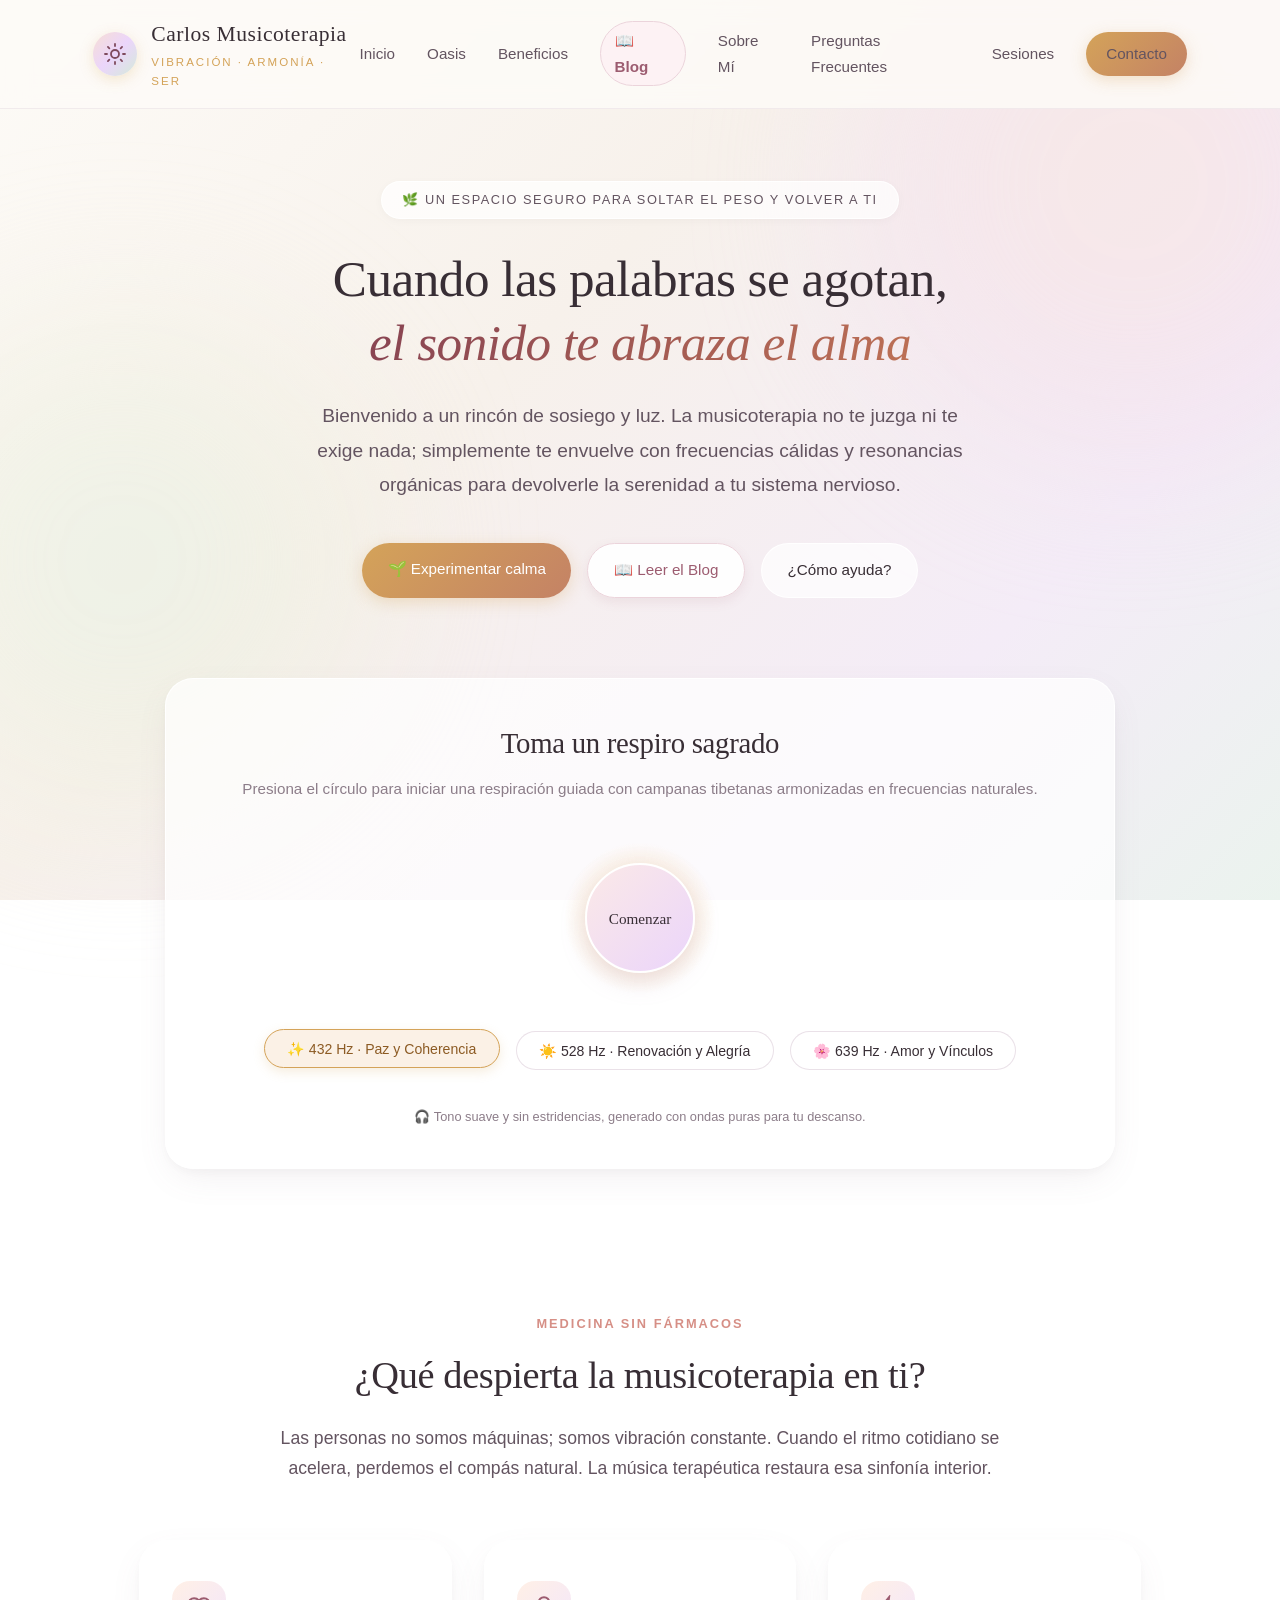
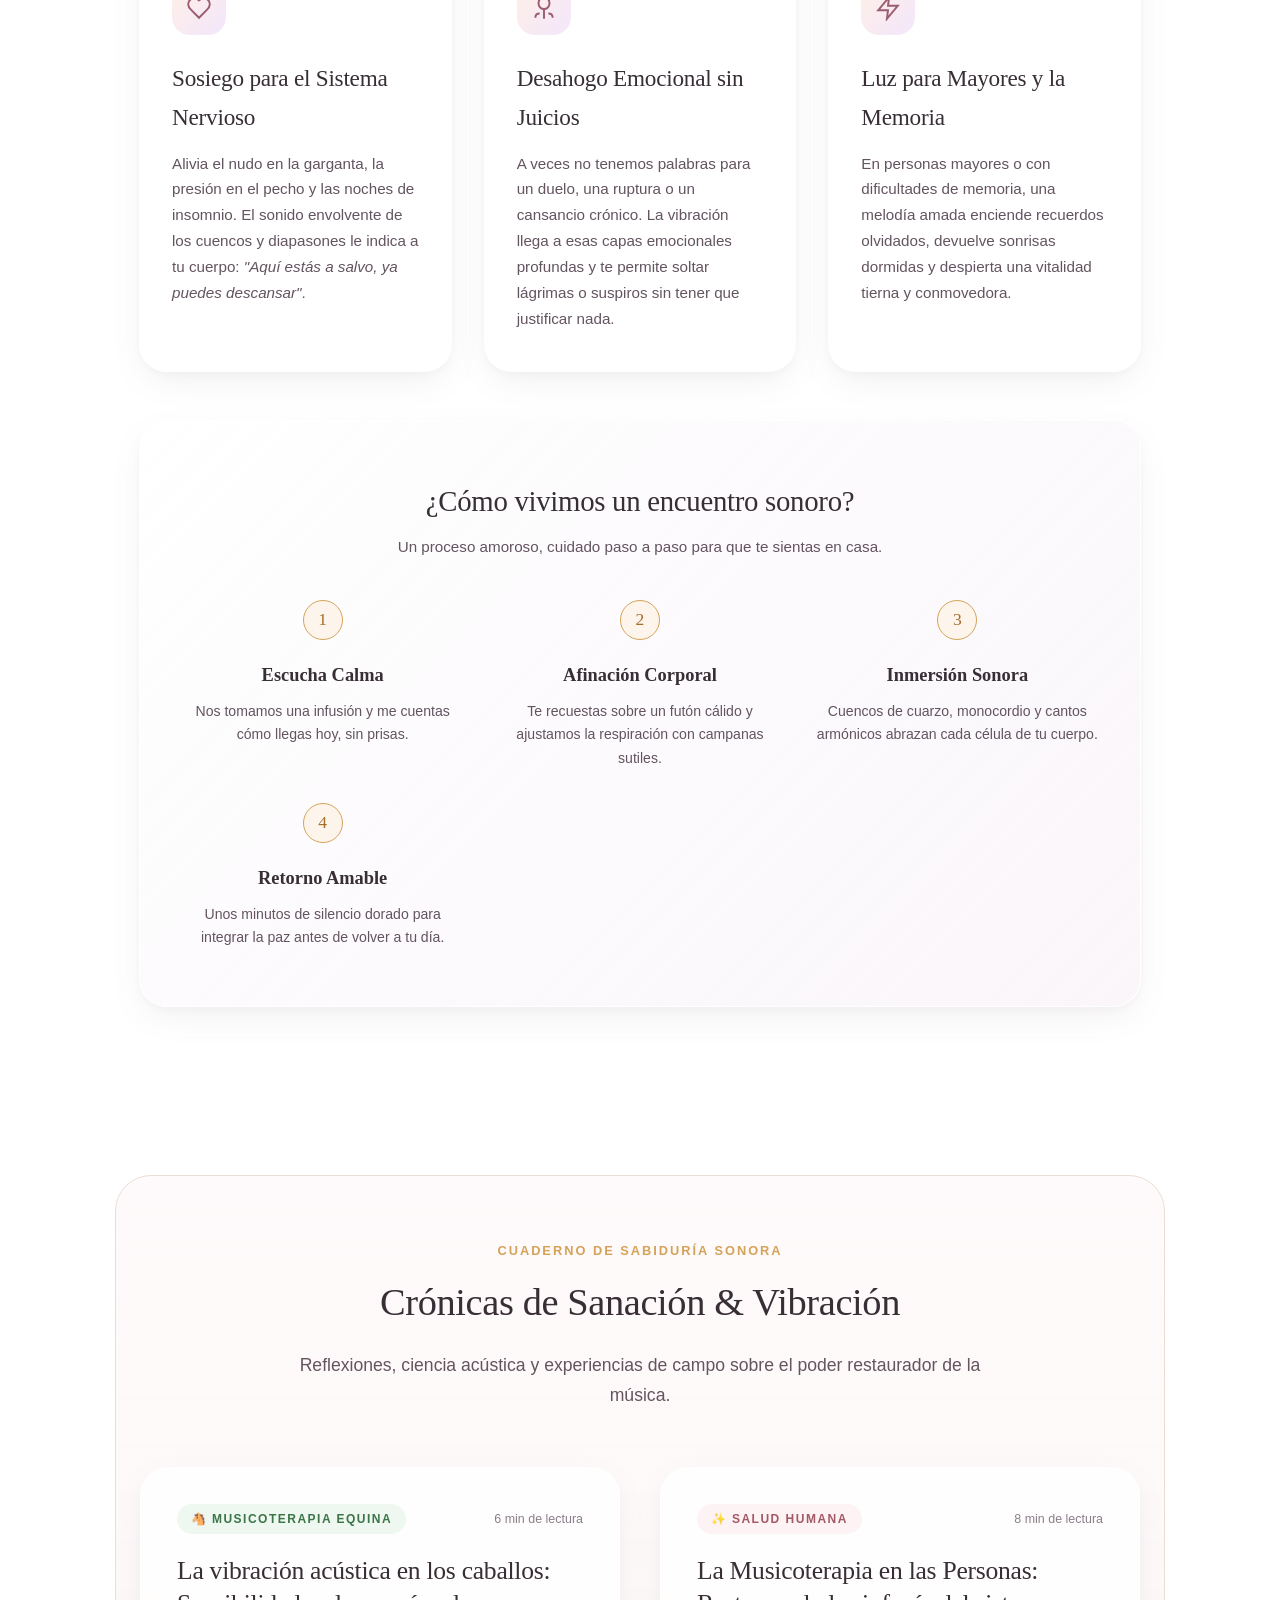
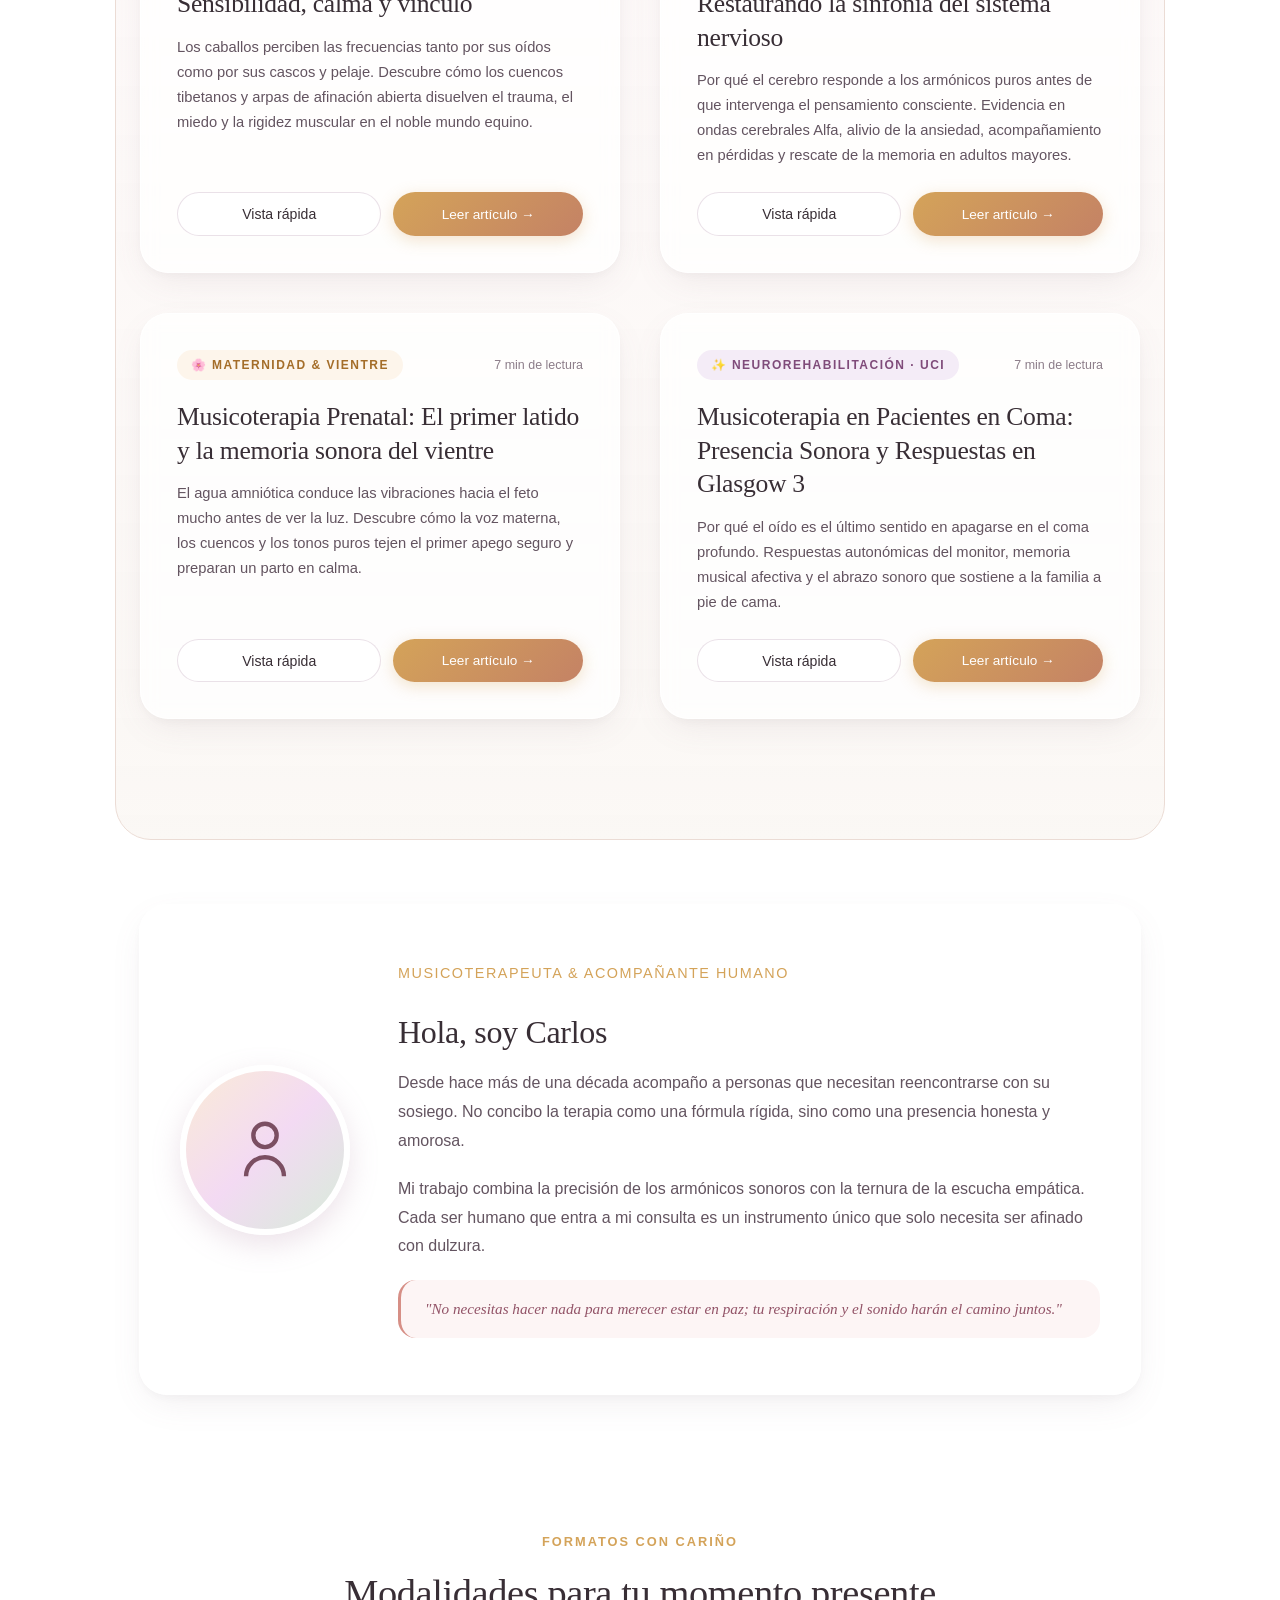
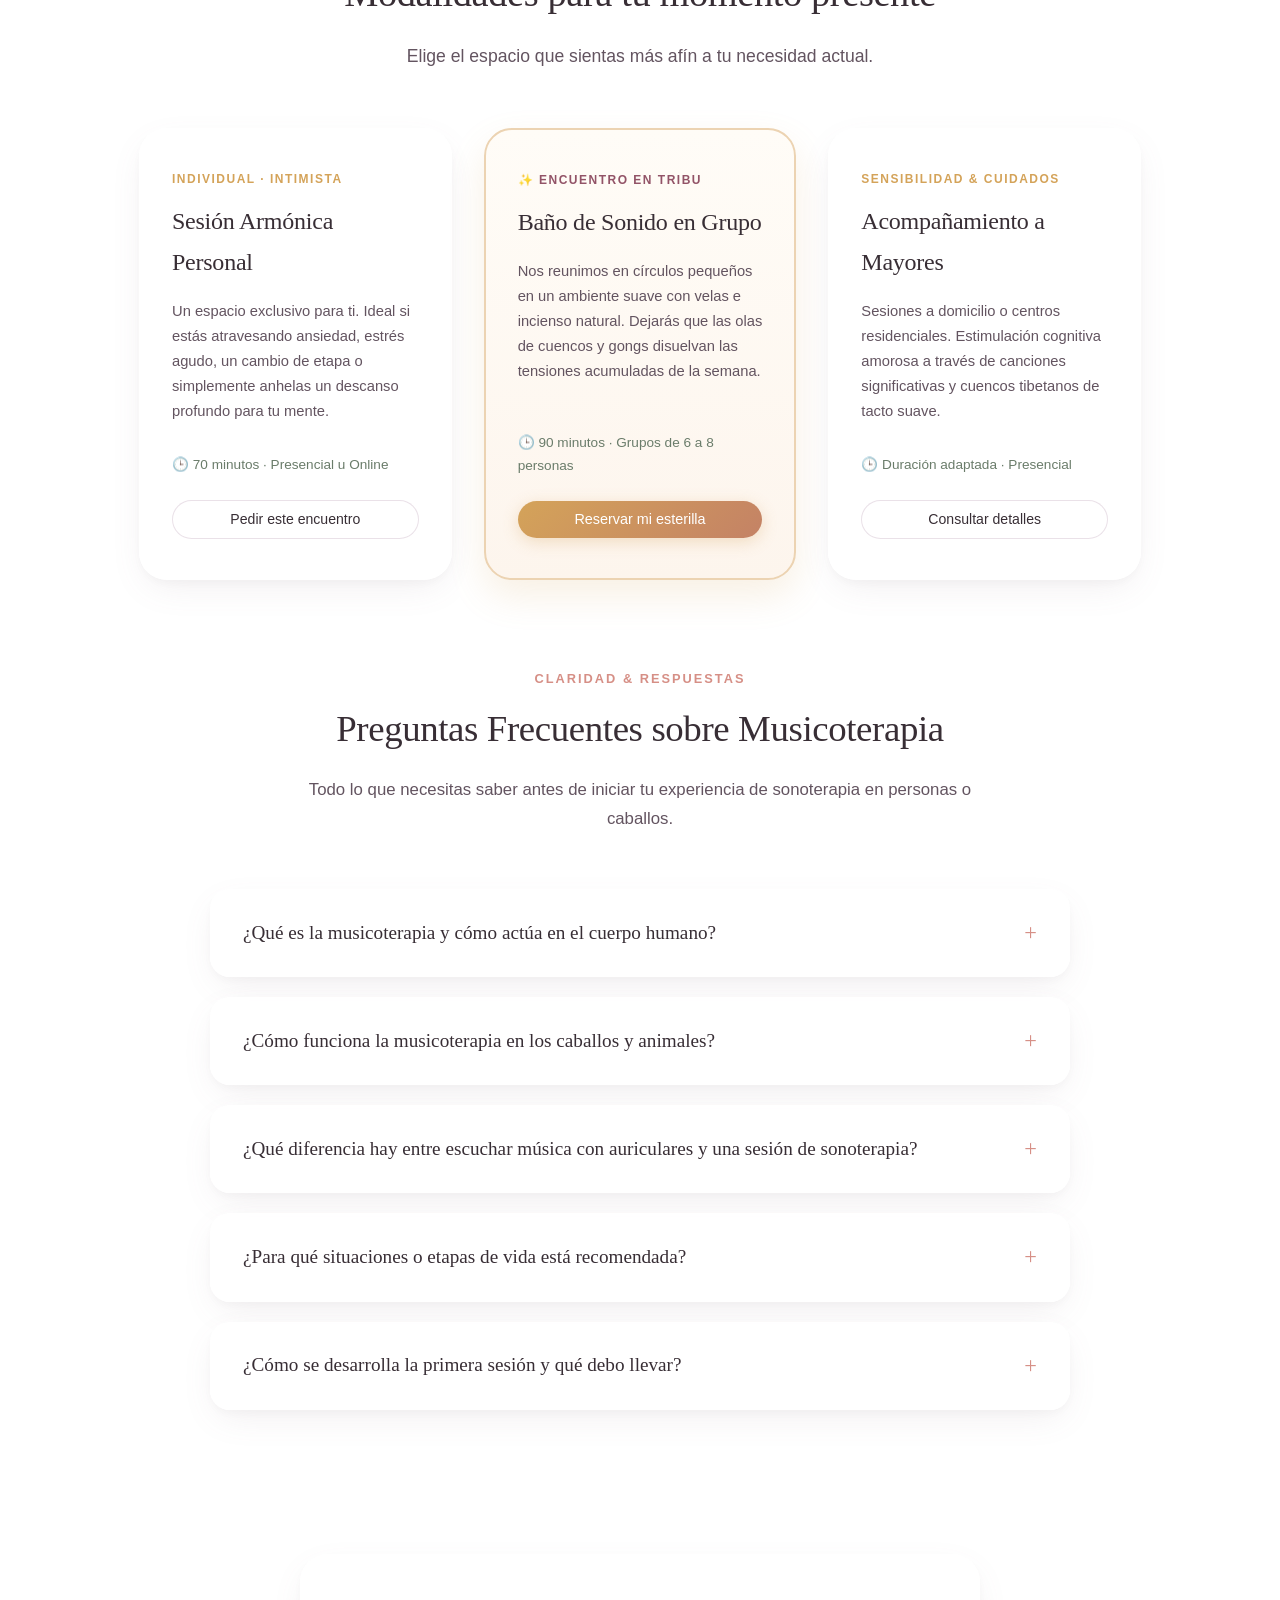
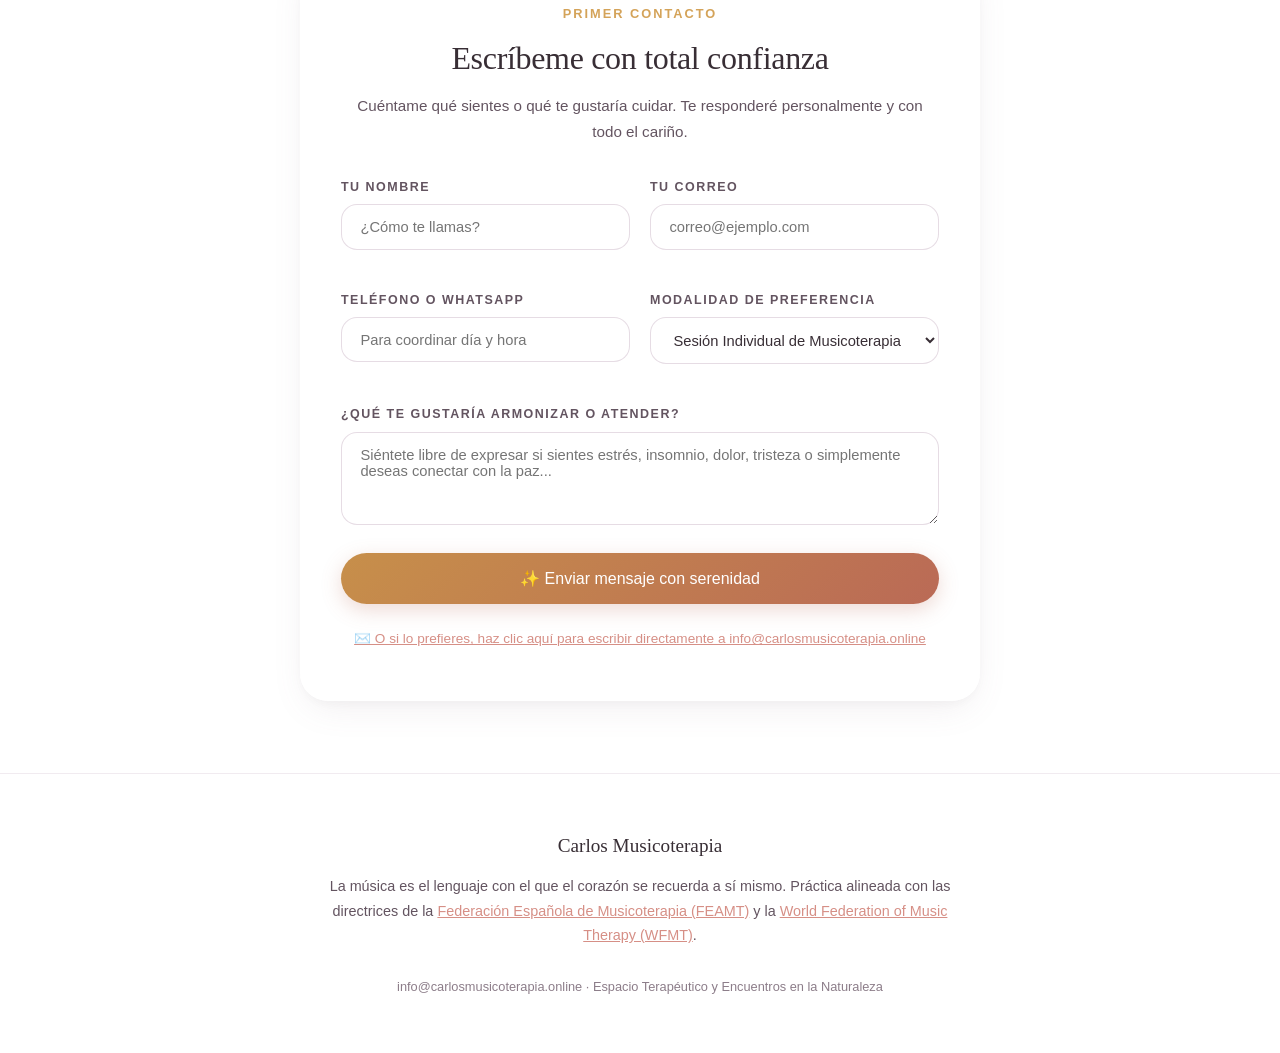
<file: index.html>
<!DOCTYPE html>
<html lang="es">
<head>
  <meta charset="UTF-8">
  <meta name="viewport" content="width=device-width, initial-scale=1.0">
  
  <!-- SEO PRIMARIO & INDEXACIÓN DE ALTO IMPACTO -->
  <title>Carlos Musicoterapia | Sanación Sonora y Cuencos</title>
  <meta name="description" content="Musicoterapia y sonoterapia con Carlos. Cuencos tibetanos y frecuencias 432 Hz para personas y caballos en España. Recupera tu bienestar interior.">
  <meta name="keywords" content="musicoterapia, sonoterapia, cuencos tibetanos, musicoterapia en caballos, musicoterapia equina, baño de sonido, frecuencias 432 hz, relajacion del sistema nervioso, Carlos musicoterapia">
  <meta name="author" content="Carlos - Musicoterapeuta Certificado">
  <meta name="robots" content="index, follow, max-snippet:-1, max-image-preview:large, max-video-preview:-1">
  <link rel="canonical" href="https://www.carlosmusicoterapia.online/">
  
  <!-- GEOLOCALIZACIÓN Y IDIOMA -->
  <meta name="geo.region" content="ES">
  <meta name="geo.placename" content="España">
  <meta name="language" content="Spanish">
  <meta http-equiv="content-language" content="es-ES">
  <meta name="theme-color" content="#faf7f2">
  <!-- FORZAR HTTPS Y SEGURIDAD ESTRICTA (UPGRADE INSECURE REQUESTS) -->
  <meta http-equiv="Content-Security-Policy" content="upgrade-insecure-requests">
  <!-- VERIFICACIÓN OFICIAL AHREFS WEBMASTER TOOLS -->
  <meta name="ahrefs-site-verification" content="12771nfjvnny8z4epqq7d5ewn7asvr5x">

  <!-- FAVICONS -->
  <link rel="icon" type="image/svg+xml" href="favicon.svg">
  <link rel="apple-touch-icon" href="favicon.svg">

  <!-- OPEN GRAPH / FACEBOOK / WHATSAPP / LINKEDIN -->
  <meta property="og:locale" content="es_ES">
  <meta property="og:type" content="website">
  <meta property="og:site_name" content="Carlos Musicoterapia">
  <meta property="og:title" content="Carlos Musicoterapia | Sanación Sonora & Consciencia Vibracional">
  <meta property="og:description" content="Espacio de acogida, armonización y salud sonora. Sesiones de musicoterapia y cuencos tibetanos para personas y caballos. Experimenta el oasis de calma sonora.">
  <meta property="og:url" content="https://www.carlosmusicoterapia.online/">
  <meta property="og:image" content="https://www.carlosmusicoterapia.online/og-image.svg">
  <meta property="og:image:secure_url" content="https://www.carlosmusicoterapia.online/og-image.svg">
  <meta property="og:image:type" content="image/svg+xml">
  <meta property="og:image:width" content="1200">
  <meta property="og:image:height" content="630">
  <meta property="og:image:alt" content="Carlos Musicoterapia - Sanación Sonora y Armonía">

  <!-- TWITTER CARDS -->
  <meta name="twitter:card" content="summary_large_image">
  <meta name="twitter:title" content="Carlos Musicoterapia | Sanación Sonora & Musicoterapia Equina">
  <meta name="twitter:description" content="Bienestar profundo para el sistema nervioso mediante frecuencias curativas y cuencos tibetanos.">
  <meta name="twitter:image" content="https://www.carlosmusicoterapia.online/og-image.svg">
  <meta name="twitter:image:alt" content="Carlos Musicoterapia">

  <!-- DATOS ESTRUCTURADOS SCHEMA.ORG (JSON-LD) ULTRA COMPLETOS -->
  <script type="application/ld+json">
  {
    "@context": "https://schema.org",
    "@graph": [
      {
        "@type": "WebSite",
        "@id": "https://www.carlosmusicoterapia.online/#website",
        "url": "https://www.carlosmusicoterapia.online/",
        "name": "Carlos Musicoterapia",
        "description": "Centro y consulta de musicoterapia integrativa, sonoterapia y bienestar acústico para personas y caballos.",
        "inLanguage": "es-ES",
        "publisher": {
          "@id": "https://www.carlosmusicoterapia.online/#therapist"
        }
      },
      {
        "@type": "HealthAndBeautyBusiness",
        "@id": "https://www.carlosmusicoterapia.online/#business",
        "name": "Carlos Musicoterapia",
        "url": "https://www.carlosmusicoterapia.online/",
        "logo": "https://www.carlosmusicoterapia.online/favicon.svg",
        "image": "https://www.carlosmusicoterapia.online/og-image.svg",
        "description": "Sesiones individuales de musicoterapia, baños de sonido con cuencos tibetanos, monocordios armónicos y musicoterapia equina.",
        "email": "info@carlosmusicoterapia.online",
        "priceRange": "$$",
        "currenciesAccepted": "EUR",
        "paymentAccepted": "Efectivo, Bizum, Transferencia",
        "address": {
          "@type": "PostalAddress",
          "addressCountry": "ES",
          "addressRegion": "España"
        },
        "founder": {
          "@id": "https://www.carlosmusicoterapia.online/#therapist"
        },
        "hasOfferCatalog": {
          "@type": "OfferCatalog",
          "name": "Servicios de Musicoterapia y Sonoterapia",
          "itemListElement": [
            {
              "@type": "Offer",
              "itemOffered": {
                "@type": "Service",
                "name": "Sesión Individual de Musicoterapia",
                "description": "Encuentro sonoro personalizado con cuencos tibetanos, diapasones y voz para la regulación del sistema nervioso y ansiedad."
              }
            },
            {
              "@type": "Offer",
              "itemOffered": {
                "@type": "Service",
                "name": "Baño de Sonido y Cuencos Tibetanos Grupal",
                "description": "Inmersión colectiva en frecuencias puras de 432 Hz y 528 Hz para la relajación profunda y desintoxicación del estrés."
              }
            },
            {
              "@type": "Offer",
              "itemOffered": {
                "@type": "Service",
                "name": "Musicoterapia Equina y Sonoterapia para Caballos",
                "description": "Tratamiento acústico especializado en hípicas y cuadras para la reducción de cortisol, traumas y alivio muscular en caballos."
              }
            }
          ]
        }
      },
      {
        "@type": "Person",
        "@id": "https://www.carlosmusicoterapia.online/#therapist",
        "name": "Carlos",
        "jobTitle": "Musicoterapeuta y Facilitador de Sonoterapia",
        "url": "https://www.carlosmusicoterapia.online/#sobre-mi",
        "worksFor": {
          "@id": "https://www.carlosmusicoterapia.online/#business"
        },
        "description": "Especialista en medicina vibracional, resonancia acústica del sistema nervioso y acompañamiento compasivo en personas y animales."
      },
      {
        "@type": "FAQPage",
        "@id": "https://www.carlosmusicoterapia.online/#faqpage",
        "mainEntity": [
          {
            "@type": "Question",
            "name": "¿Qué es la musicoterapia y cómo actúa en el cuerpo humano?",
            "acceptedAnswer": {
              "@type": "Answer",
              "text": "La musicoterapia utiliza la vibración y las estructuras armónicas para sincronizar el sistema nervioso. A través del arrastre acústico, ralentiza las ondas cerebrales hacia estados Alfa y Theta, reduciendo la hormona del estrés (cortisol) y activando la respuesta parasimpática de calma y digestión."
            }
          },
          {
            "@type": "Question",
            "name": "¿Cómo funciona la musicoterapia en los caballos y animales?",
            "acceptedAnswer": {
              "@type": "Answer",
              "text": "Los caballos poseen una enorme sensibilidad vibroacústica que captan por sus cascos, pelaje y oídos de 180°. La aplicación de frecuencias armónicas (432 Hz) y cuencos tibetanos colocados sobre mantillas alivia tensiones musculares en el dorso, calma animales traumatizados o hiperreactivos y crea coherencia cardíaca entre el jinete y el caballo."
            }
          },
          {
            "@type": "Question",
            "name": "¿Qué diferencia hay entre escuchar música normal y una sesión de sonoterapia?",
            "acceptedAnswer": {
              "@type": "Answer",
              "text": "La música cotidiana pasa por el filtro del juicio intelectual y estético. En la sonoterapia se utilizan instrumentos acústicos no temperados (cuencos de 7 metales, gongs, cuarzos, monocordios) que emiten ondas sinusoidales y armónicos puros que penetran físicamente en las células y el sistema límbico sin que intervenga el razonamiento lógico."
            }
          },
          {
            "@type": "Question",
            "name": "¿Para qué situaciones o dolencias está especialmente indicada?",
            "acceptedAnswer": {
              "@type": "Answer",
              "text": "Está recomendada para estrés crónico, ansiedad, insomnio, sobrecarga mental, procesos de duelo, dolores musculares por tensión, recuperación tras enfermedades, y en adultos mayores para la estimulación de la memoria emotiva y la lucidez."
            }
          },
          {
            "@type": "Question",
            "name": "¿Cómo es una primera sesión y qué necesito llevar?",
            "acceptedAnswer": {
              "@type": "Answer",
              "text": "Solo necesitas ropa cómoda. Comenzamos con una breve escucha para conocer tu momento vital, seguido de un reposo sobre un futón cálido donde el sonido de los cuencos y diapasones envuelve tu cuerpo. Al finalizar, dejamos unos minutos de silencio integrador."
            }
          }
        ]
      },
      {
        "@type": "BlogPosting",
        "@id": "https://www.carlosmusicoterapia.online/#blog-caballos",
        "headline": "La vibración acústica en los caballos: Sensibilidad, calma y vínculo",
        "url": "https://www.carlosmusicoterapia.online/#blog",
        "author": {
          "@id": "https://www.carlosmusicoterapia.online/#therapist"
        },
        "publisher": {
          "@id": "https://www.carlosmusicoterapia.online/#business"
        },
        "description": "Estudio práctico de la sonoterapia equina: reducción de cortisol, respuesta de relajación por bostezo y masticación, y campo de resonancia en hípicas.",
        "inLanguage": "es-ES"
      },
      {
        "@type": "BlogPosting",
        "@id": "https://www.carlosmusicoterapia.online/#blog-personas",
        "headline": "La Musicoterapia en las Personas: Restaurando la sinfonía del sistema nervioso",
        "url": "https://www.carlosmusicoterapia.online/#blog",
        "author": {
          "@id": "https://www.carlosmusicoterapia.online/#therapist"
        },
        "publisher": {
          "@id": "https://www.carlosmusicoterapia.online/#business"
        },
        "description": "Evidencia de la sonoterapia en ondas Alfa y Theta, acompañamiento en duelo sin palabras y estimulación cognitiva en adultos mayores.",
        "inLanguage": "es-ES"
      },
      {
        "@type": "BlogPosting",
        "@id": "https://www.carlosmusicoterapia.online/#blog-coma",
        "headline": "Musicoterapia en Pacientes en Coma: Presencia Sonora y Respuestas en Glasgow 3",
        "url": "https://www.carlosmusicoterapia.online/musicoterapia-coma.html",
        "author": {
          "@id": "https://www.carlosmusicoterapia.online/#therapist"
        },
        "publisher": {
          "@id": "https://www.carlosmusicoterapia.online/#business"
        },
        "image": "https://www.carlosmusicoterapia.online/images/musicoterapia-coma.jpg",
        "description": "Cómo la vibración sonora y la presencia terapéutica acompañan al paciente en coma profundo (Glasgow 3) y a su familia en UCI.",
        "inLanguage": "es-ES"
      }
    ]
  }
  


  </script>


  <!-- Privacy-friendly analytics by Plausible -->
  <script async src="https://plausible.burtiraven4.synology.me/js/pa-6GNcijm8p1kwjBPJTRdkI.js">


  </script>
  <script>
    window.plausible=window.plausible||function(){(plausible.q=plausible.q||[]).push(arguments)},plausible.init=plausible.init||function(i){plausible.o=i||{}};
    plausible.init()
  


  </script>
  <!-- Matomo -->
  <script>
    var _paq = window._paq = window._paq || [];
    /* tracker methods like "setCustomDimension" should be called before "trackPageView" */
    _paq.push(['trackPageView']);
    _paq.push(['enableLinkTracking']);
    (function() {
      var u="//matomo.vpsburti.com/";
      _paq.push(['setTrackerUrl', u+'matomo.php']);
      _paq.push(['setSiteId', '7']);
      var d=document, g=d.createElement('script'), s=d.getElementsByTagName('script')[0];
      g.async=true; g.src=u+'matomo.js'; s.parentNode.insertBefore(g,s);
    })();
  </script>
  <!-- End Matomo Code -->
  <link rel="stylesheet" href="css/style.css">
</head>
<body>
  <div class="ambient-glow glow-1"></div>
  <div class="ambient-glow glow-2"></div>

  <header class="navbar">
    <div class="nav-wrap">
      <a href="https://www.carlosmusicoterapia.online/" class="logo-area">
        <div class="logo-mandala">
          <svg width="24" height="24" viewBox="0 0 24 24" fill="none" stroke="#7e4a5d" stroke-width="1.8" stroke-linecap="round">
            <circle cx="12" cy="12" r="4"></circle>
            <path d="M12 2v2"></path>
            <path d="M12 20v2"></path>
            <path d="M4.93 4.93l1.41 1.41"></path>
            <path d="M17.66 17.66l1.41 1.41"></path>
            <path d="M2 12h2"></path>
            <path d="M20 12h2"></path>
            <path d="M6.34 17.66l-1.41 1.41"></path>
            <path d="M19.07 4.93l-1.41 1.41"></path>
          </svg>
        </div>
        <div class="logo-text">
          <h1>Carlos Musicoterapia</h1>
          <span>Vibración · Armonía · Ser</span>
        </div>
      </a>

      <!-- Botón Hamburguesa Móvil (Ultra compacto) -->
      <button class="menu-toggle-btn" id="menuToggleBtn" onclick="toggleMenuMovil()" aria-label="Abrir menú de navegación">
        <svg id="iconHamburger" width="22" height="22" viewBox="0 0 24 24" fill="none" stroke="currentColor" stroke-width="2" stroke-linecap="round">
          <line x1="3" y1="6" x2="21" y2="6"></line>
          <line x1="3" y1="12" x2="21" y2="12"></line>
          <line x1="3" y1="18" x2="21" y2="18"></line>
        </svg>
        <svg id="iconClose" width="22" height="22" viewBox="0 0 24 24" fill="none" stroke="currentColor" stroke-width="2" stroke-linecap="round" style="display: none;">
          <line x1="18" y1="6" x2="6" y2="18"></line>
          <line x1="6" y1="6" x2="18" y2="18"></line>
        </svg>
      </button>

      <!-- Menú de Enlaces -->
      <nav class="nav-links" id="navLinks">
        <a href="https://www.carlosmusicoterapia.online/" onclick="cerrarMenuMovil()">Inicio</a>
        <a href="#oasis" onclick="cerrarMenuMovil()">Oasis</a>
        <a href="#beneficios" onclick="cerrarMenuMovil()">Beneficios</a>
        <a href="#blog" onclick="cerrarMenuMovil()" style="color: #9c5c70; font-weight: 600; background: #fdf2f4; padding: 0.35rem 0.85rem; border-radius: var(--radius-pill); border: 1px solid #ebd4db;">
          📖 Blog
        </a>
        <a href="#sobre-mi" onclick="cerrarMenuMovil()">Sobre Mí</a>
        <a href="#faq" onclick="cerrarMenuMovil()">Preguntas Frecuentes</a>
        <a href="#sesiones" onclick="cerrarMenuMovil()">Sesiones</a>
        <a href="#contacto" onclick="cerrarMenuMovil()" class="btn-glow" style="padding: 0.55rem 1.25rem;">Contacto</a>
      </nav>
    </div>
  </header>

  <main>
    <section class="hero">
      <div class="pill-tag">
        🌿 Un espacio seguro para soltar el peso y volver a ti
      </div>

      <h2>
        Cuando las palabras se agotan, <br>
        <span class="delicado">el sonido te abraza el alma</span>
      </h2>

      <p>
        Bienvenido a un rincón de sosiego y luz. La musicoterapia no te juzga ni te exige nada; simplemente te envuelve con frecuencias cálidas y resonancias orgánicas para devolverle la serenidad a tu sistema nervioso.
      </p>

      <div style="display: flex; gap: 1rem; justify-content: center; flex-wrap: wrap;">
        <a href="#oasis" class="btn-glow" style="padding: 0.85rem 1.6rem; font-size: 0.95rem;">
          🌱 Experimentar calma
        </a>
        <a href="#blog" style="background: rgba(255,255,255,0.9); border: 1px solid #ebd4db; padding: 0.85rem 1.6rem; border-radius: var(--radius-pill); text-decoration: none; color: #9c5c70; font-size: 0.95rem; font-weight: 500; display: inline-flex; align-items: center; gap: 0.4rem; box-shadow: 0 4px 12px rgba(156, 92, 112, 0.1);">
          📖 Leer el Blog
        </a>
        <a href="#beneficios" style="background: rgba(255,255,255,0.7); border: 1px solid var(--glass-border); padding: 0.85rem 1.6rem; border-radius: var(--radius-pill); text-decoration: none; color: var(--c-text-main); font-size: 0.95rem;">
          ¿Cómo ayuda?
        </a>
      </div>
    </section>

    <section class="oasis-container" id="oasis">
      <h3 class="oasis-title">Toma un respiro sagrado</h3>
      <p class="oasis-subtitle">
        Presiona el círculo para iniciar una respiración guiada con campanas tibetanas armonizadas en frecuencias naturales.
      </p>

      <div class="breathe-app">
        <div class="breathe-circle-wrapper" id="breatheWrapper" onclick="toggleBreathing()">
          <div class="breathe-aura"></div>
          <div class="breathe-circle" id="breatheText">
            Comenzar
          </div>
        </div>

        <div class="sound-selector">
          <button class="btn-sound-pill active" id="btn-432" onclick="selectFrequency(432)">
            ✨ 432 Hz · Paz y Coherencia
          </button>
          <button class="btn-sound-pill" id="btn-528" onclick="selectFrequency(528)">
            ☀️ 528 Hz · Renovación y Alegría
          </button>
          <button class="btn-sound-pill" id="btn-639" onclick="selectFrequency(639)">
            🌸 639 Hz · Amor y Vínculos
          </button>
        </div>

        <p class="sound-note" id="soundStatusNotice">
          🎧 Tono suave y sin estridencias, generado con ondas puras para tu descanso.
        </p>
      </div>
    </section>

    <section class="section-wrap" id="beneficios">
      <div class="section-header">
        <span style="font-size: 0.8rem; letter-spacing: 2px; text-transform: uppercase; color: var(--c-rose); font-weight: 600; display: block; margin-bottom: 0.5rem;">
          Medicina sin fármacos
        </span>
        <h3>¿Qué despierta la musicoterapia en ti?</h3>
        <p>
          Las personas no somos máquinas; somos vibración constante. Cuando el ritmo cotidiano se acelera, perdemos el compás natural. La música terapéutica restaura esa sinfonía interior.
        </p>
      </div>

      <div class="human-cards">
        <div class="h-card">
          <div class="h-card-icon">
            <svg width="26" height="26" viewBox="0 0 24 24" fill="none" stroke="currentColor" stroke-width="1.8">
              <path d="M19 14c1.49-1.46 3-3.21 3-5.5A5.5 5.5 0 0 0 16.5 3c-1.76 0-3 .5-4.5 2-1.5-1.5-2.74-2-4.5-2A5.5 5.5 0 0 0 2 8.5c0 2.3 1.5 4.05 3 5.5l7 7Z"></path>
            </svg>
          </div>
          <h4>Sosiego para el Sistema Nervioso</h4>
          <p>
            Alivia el nudo en la garganta, la presión en el pecho y las noches de insomnio. El sonido envolvente de los cuencos y diapasones le indica a tu cuerpo: <em>"Aquí estás a salvo, ya puedes descansar"</em>.
          </p>
        </div>

        <div class="h-card">
          <div class="h-card-icon">
            <svg width="26" height="26" viewBox="0 0 24 24" fill="none" stroke="currentColor" stroke-width="1.8">
              <path d="M12 2a5 5 0 0 1 5 5v1a5 5 0 0 1-5 5 5 5 0 0 1-5-5V7a5 5 0 0 1 5-5z"></path>
              <path d="M12 13v9"></path>
              <path d="M8 17c-2.5 0-4 1.5-4 4"></path>
              <path d="M16 17c2.5 0 4 1.5 4 4"></path>
            </svg>
          </div>
          <h4>Desahogo Emocional sin Juicios</h4>
          <p>
            A veces no tenemos palabras para un duelo, una ruptura o un cansancio crónico. La vibración llega a esas capas emocionales profundas y te permite soltar lágrimas o suspiros sin tener que justificar nada.
          </p>
        </div>

        <div class="h-card">
          <div class="h-card-icon">
            <svg width="26" height="26" viewBox="0 0 24 24" fill="none" stroke="currentColor" stroke-width="1.8">
              <polygon points="13 2 3 14 12 14 11 22 21 10 12 10 13 2"></polygon>
            </svg>
          </div>
          <h4>Luz para Mayores y la Memoria</h4>
          <p>
            En personas mayores o con dificultades de memoria, una melodía amada enciende recuerdos olvidados, devuelve sonrisas dormidas y despierta una vitalidad tierna y conmovedora.
          </p>
        </div>
      </div>

      <div class="journey-box">
        <div style="text-align: center; max-width: 600px; margin: 0 auto;">
          <h4 style="font-size: 1.8rem; color: var(--c-text-main); margin-bottom: 0.5rem;">
            ¿Cómo vivimos un encuentro sonoro?
          </h4>
          <p style="color: var(--c-text-soft); font-size: 0.95rem;">
            Un proceso amoroso, cuidado paso a paso para que te sientas en casa.
          </p>
        </div>

        <div class="journey-steps">
          <div class="step-item">
            <div class="step-num">1</div>
            <h5>Escucha Calma</h5>
            <p>Nos tomamos una infusión y me cuentas cómo llegas hoy, sin prisas.</p>
          </div>
          <div class="step-item">
            <div class="step-num">2</div>
            <h5>Afinación Corporal</h5>
            <p>Te recuestas sobre un futón cálido y ajustamos la respiración con campanas sutiles.</p>
          </div>
          <div class="step-item">
            <div class="step-num">3</div>
            <h5>Inmersión Sonora</h5>
            <p>Cuencos de cuarzo, monocordio y cantos armónicos abrazan cada célula de tu cuerpo.</p>
          </div>
          <div class="step-item">
            <div class="step-num">4</div>
            <h5>Retorno Amable</h5>
            <p>Unos minutos de silencio dorado para integrar la paz antes de volver a tu día.</p>
          </div>
        </div>
      </div>
    </section>

        <!-- SECCIÓN BLOG: CUADERNO DE SONOTERAPIA -->
    <section class="section-wrap" id="blog" style="padding: 4rem 1.5rem; background: linear-gradient(180deg, rgba(253, 242, 244, 0.4) 0%, rgba(247, 241, 235, 0.5) 100%); border-radius: 36px; border: 1px solid #ebdcd5; margin: 3rem auto;">
      <div class="section-header">
        <span style="font-size: 0.8rem; letter-spacing: 2px; text-transform: uppercase; color: var(--c-gold); font-weight: 600; display: block; margin-bottom: 0.5rem;">
          Cuaderno de Sabiduría Sonora
        </span>
        <h3>Crónicas de Sanación & Vibración</h3>
        <p>Reflexiones, ciencia acústica y experiencias de campo sobre el poder restaurador de la música.</p>
      </div>

      <div style="display: grid; grid-template-columns: repeat(auto-fit, minmax(320px, 1fr)); gap: 2.5rem; margin-bottom: 3.5rem;">
        
        <!-- ENTRADA 1: CABALLOS -->
        <article class="h-card" style="display: flex; flex-direction: column; justify-content: space-between; padding: 2.25rem;">
          <div>
            <div style="display: flex; justify-content: space-between; align-items: center; margin-bottom: 1.25rem;">
              <span style="background: #eef7f0; color: #3b7548; font-size: 0.75rem; text-transform: uppercase; font-weight: 600; letter-spacing: 1.5px; padding: 0.3rem 0.85rem; border-radius: var(--radius-pill);">
                🐴 Musicoterapia Equina
              </span>
              <span style="font-size: 0.78rem; color: var(--c-text-muted);">6 min de lectura</span>
            </div>
            
            <h4 style="font-size: 1.6rem; color: var(--c-text-main); margin-bottom: 0.9rem; line-height: 1.3;">
              La vibración acústica en los caballos: Sensibilidad, calma y vínculo
            </h4>
            <p style="font-size: 0.92rem; color: var(--c-text-soft); line-height: 1.7; margin-bottom: 1.5rem; font-weight: 300;">
              Los caballos perciben las frecuencias tanto por sus oídos como por sus cascos y pelaje. Descubre cómo los cuencos tibetanos y arpas de afinación abierta disuelven el trauma, el miedo y la rigidez muscular en el noble mundo equino.
            </p>
          </div>
          <div>
            <div style="display: flex; gap: 0.75rem; flex-wrap: wrap;">
              <button onclick="abrirArticuloBlog('caballos')" class="btn-sound-pill" style="flex: 1; justify-content: center; font-weight: 500;">
                Vista rápida
              </button>
              <a href="https://www.carlosmusicoterapia.online/musicoterapia-caballos.html" class="btn-glow" style="flex: 1; text-align: center; justify-content: center; font-size: 0.85rem; padding: 0.65rem 1rem;">
                Leer artículo →
              </a>
            </div>
          </div>
        </article>

        <!-- ENTRADA 2: PERSONAS -->
        <article class="h-card" style="display: flex; flex-direction: column; justify-content: space-between; padding: 2.25rem;">
          <div>
            <div style="display: flex; justify-content: space-between; align-items: center; margin-bottom: 1.25rem;">
              <span style="background: #fdf2f4; color: #a45a66; font-size: 0.75rem; text-transform: uppercase; font-weight: 600; letter-spacing: 1.5px; padding: 0.3rem 0.85rem; border-radius: var(--radius-pill);">
                ✨ Salud Humana
              </span>
              <span style="font-size: 0.78rem; color: var(--c-text-muted);">8 min de lectura</span>
            </div>
            
            <h4 style="font-size: 1.6rem; color: var(--c-text-main); margin-bottom: 0.9rem; line-height: 1.3;">
              La Musicoterapia en las Personas: Restaurando la sinfonía del sistema nervioso
            </h4>
            <p style="font-size: 0.92rem; color: var(--c-text-soft); line-height: 1.7; margin-bottom: 1.5rem; font-weight: 300;">
              Por qué el cerebro responde a los armónicos puros antes de que intervenga el pensamiento consciente. Evidencia en ondas cerebrales Alfa, alivio de la ansiedad, acompañamiento en pérdidas y rescate de la memoria en adultos mayores.
            </p>
          </div>
          <div>
            <div style="display: flex; gap: 0.75rem; flex-wrap: wrap;">
              <button onclick="abrirArticuloBlog('personas')" class="btn-sound-pill" style="flex: 1; justify-content: center; font-weight: 500;">
                Vista rápida
              </button>
              <a href="https://www.carlosmusicoterapia.online/musicoterapia-personas.html" class="btn-glow" style="flex: 1; text-align: center; justify-content: center; font-size: 0.85rem; padding: 0.65rem 1rem;">
                Leer artículo →
              </a>
            </div>
          </div>
        </article>

        <!-- ENTRADA 3: PRENATAL -->
        <article class="h-card" style="display: flex; flex-direction: column; justify-content: space-between; padding: 2.25rem;">
          <div>
            <div style="display: flex; justify-content: space-between; align-items: center; margin-bottom: 1.25rem;">
              <span style="background: #fdf5eb; color: #a46d29; font-size: 0.75rem; text-transform: uppercase; font-weight: 600; letter-spacing: 1.5px; padding: 0.3rem 0.85rem; border-radius: var(--radius-pill);">
                🌸 Maternidad & Vientre
              </span>
              <span style="font-size: 0.78rem; color: var(--c-text-muted);">7 min de lectura</span>
            </div>
            
            <h4 style="font-size: 1.6rem; color: var(--c-text-main); margin-bottom: 0.9rem; line-height: 1.3;">
              Musicoterapia Prenatal: El primer latido y la memoria sonora del vientre
            </h4>
            <p style="font-size: 0.92rem; color: var(--c-text-soft); line-height: 1.7; margin-bottom: 1.5rem; font-weight: 300;">
              El agua amniótica conduce las vibraciones hacia el feto mucho antes de ver la luz. Descubre cómo la voz materna, los cuencos y los tonos puros tejen el primer apego seguro y preparan un parto en calma.
            </p>
          </div>
          <div>
            <div style="display: flex; gap: 0.75rem; flex-wrap: wrap;">
              <button onclick="abrirArticuloBlog('prenatal')" class="btn-sound-pill" style="flex: 1; justify-content: center; font-weight: 500;">
                Vista rápida
              </button>
              <a href="https://www.carlosmusicoterapia.online/musicoterapia-prenatal.html" class="btn-glow" style="flex: 1; text-align: center; justify-content: center; font-size: 0.85rem; padding: 0.65rem 1rem;">
                Leer artículo →
              </a>
            </div>
          </div>
        </article>
        <!-- ENTRADA 4: COMA Y UCI -->
        <article class="h-card" style="display: flex; flex-direction: column; justify-content: space-between; padding: 2.25rem;">
          <div>
            <div style="display: flex; justify-content: space-between; align-items: center; margin-bottom: 1.25rem;">
              <span style="background: #f4ecf7; color: #7f4b7a; font-size: 0.75rem; text-transform: uppercase; font-weight: 600; letter-spacing: 1.5px; padding: 0.3rem 0.85rem; border-radius: var(--radius-pill);">
                ✨ Neurorehabilitación · UCI
              </span>
              <span style="font-size: 0.78rem; color: var(--c-text-muted);">7 min de lectura</span>
            </div>
            
            <h4 style="font-size: 1.6rem; color: var(--c-text-main); margin-bottom: 0.9rem; line-height: 1.3;">
              Musicoterapia en Pacientes en Coma: Presencia Sonora y Respuestas en Glasgow 3
            </h4>
            <p style="font-size: 0.92rem; color: var(--c-text-soft); line-height: 1.7; margin-bottom: 1.5rem; font-weight: 300;">
              Por qué el oído es el último sentido en apagarse en el coma profundo. Respuestas autonómicas del monitor, memoria musical afectiva y el abrazo sonoro que sostiene a la familia a pie de cama.
            </p>
          </div>
          <div>
            <div style="display: flex; gap: 0.75rem; flex-wrap: wrap;">
              <button onclick="abrirArticuloBlog('coma')" class="btn-sound-pill" style="flex: 1; justify-content: center; font-weight: 500;">
                Vista rápida
              </button>
              <a href="https://www.carlosmusicoterapia.online/musicoterapia-coma.html" class="btn-glow" style="flex: 1; text-align: center; justify-content: center; font-size: 0.85rem; padding: 0.65rem 1rem;">
                Leer artículo →
              </a>
            </div>
          </div>
        </article>

      </div>
    </section>

    <!-- MODAL LECTOR DE ARTÍCULO DEL BLOG -->
    <div id="modalBlog" style="display: none; position: fixed; inset: 0; z-index: 10000; background: rgba(56, 46, 53, 0.65); backdrop-filter: blur(10px); align-items: center; justify-content: center; padding: 1.5rem;">
      <div style="background: rgba(255, 255, 255, 0.98); border: 1px solid var(--glass-border); border-radius: 28px; max-width: 780px; width: 100%; max-height: 88vh; overflow-y: auto; padding: 3rem 2.5rem; position: relative; box-shadow: 0 25px 60px rgba(78, 52, 68, 0.3); animation: popScale 0.3s ease;">
        <button onclick="cerrarArticuloBlog()" style="position: absolute; top: 1.5rem; right: 1.5rem; width: 38px; height: 38px; border-radius: 50%; border: 1px solid var(--border); background: #fff; cursor: pointer; display: flex; align-items: center; justify-content: center; font-size: 1.2rem; color: var(--c-text-main);">✕</button>
        
        <span id="blogTag" style="font-size: 0.8rem; letter-spacing: 2px; text-transform: uppercase; color: var(--c-rose); font-weight: 600; display: block; margin-bottom: 0.6rem;">
          Categoría
        </span>
        <h3 id="blogTitulo" style="font-size: 2.2rem; color: var(--c-text-main); margin-bottom: 1.5rem; line-height: 1.25;">
          Título
        </h3>
        
        <div id="blogContenido" style="font-size: 1.05rem; line-height: 1.85; color: var(--c-text-soft); font-weight: 300;">
          <!-- Contenido inyectado -->
        </div>

        <!-- BARRA SOCIAL SHARE DINAMICA DENTRO DEL MODAL (SOLO LOGOS) -->
        <div style="display: flex; align-items: center; gap: 0.6rem; margin-top: 2rem; padding: 1.1rem 1.4rem; background: #fdfaf8; border-radius: 16px; border: 1px solid #ebdcd5; flex-wrap: wrap;">
          <span style="font-size: 0.78rem; text-transform: uppercase; letter-spacing: 1.5px; color: var(--c-text-main); font-weight: 600; margin-right: 0.3rem;">
            Compartir artículo:
          </span>
          <a id="modalShareFb" href="#" target="_blank" rel="noopener noreferrer" class="share-btn share-fb" aria-label="Compartir en Facebook" title="Compartir en Facebook"><span style="position:absolute;width:1px;height:1px;padding:0;margin:-1px;overflow:hidden;clip:rect(0,0,0,0);white-space:nowrap;border:0;">Compartir en Facebook</span>
            <svg width="17" height="17" viewBox="0 0 24 24" fill="currentColor">
              <path d="M24 12.073c0-6.627-5.373-12-12-12s-12 5.373-12 12c0 5.99 4.388 10.954 10.125 11.854v-8.385H7.078v-3.47h3.047V9.43c0-3.007 1.792-4.669 4.533-4.669 1.312 0 2.686.235 2.686.235v2.953H15.83c-1.491 0-1.956.925-1.956 1.874v2.25h3.328l-.532 3.47h-2.796v8.385C19.612 23.027 24 18.062 24 12.073z"/>
            </svg>
          </a>
          <button id="modalShareIg" type="button" class="share-btn share-ig" aria-label="Compartir en Instagram" title="Compartir en Instagram">
            <svg width="17" height="17" viewBox="0 0 24 24" fill="currentColor">
              <path d="M12 2.163c3.204 0 3.584.012 4.85.07 3.252.148 4.771 1.691 4.919 4.919.058 1.265.069 1.645.069 4.849 0 3.205-.012 3.584-.069 4.849-.149 3.225-1.664 4.771-4.919 4.919-1.266.058-1.644.07-4.85.07-3.204 0-3.584-.012-4.849-.07-3.26-.149-4.771-1.699-4.919-4.92-.058-1.265-.07-1.644-.07-4.849 0-3.204.013-3.583.07-4.849.149-3.227 1.664-4.771 4.919-4.919 1.266-.057 1.645-.069 4.849-.069zm0-2.163c-3.259 0-3.667.014-4.947.072-4.358.2-6.78 2.618-6.98 6.98-.059 1.281-.073 1.689-.073 4.948 0 3.259.014 3.668.072 4.948.2 4.358 2.618 6.78 6.98 6.98 1.281.058 1.689.072 4.948.072 3.259 0 3.668-.014 4.948-.072 4.354-.2 6.782-2.618 6.979-6.98.059-1.28.073-1.689.073-4.948 0-3.259-.014-3.667-.072-4.947-.196-4.354-2.617-6.78-6.979-6.98-1.281-.059-1.69-.073-4.949-.073zm0 5.838c-3.403 0-6.162 2.759-6.162 6.162s2.759 6.163 6.162 6.163 6.162-2.759 6.162-6.163c0-3.403-2.759-6.162-6.162-6.162zm0 10.162c-2.209 0-4-1.79-4-4 0-2.209 1.791-4 4-4s4 1.791 4 4c0 2.21-1.791 4-4 4zm6.406-11.845c-.796 0-1.441.645-1.441 1.44s.645 1.44 1.441 1.44c.795 0 1.439-.645 1.439-1.44s-.644-1.44-1.439-1.44z"/>
            </svg>
          </button>
          <a id="modalShareWa" href="#" target="_blank" rel="noopener noreferrer" class="share-btn share-wa" aria-label="Compartir en WhatsApp" title="Compartir en WhatsApp"><span style="position:absolute;width:1px;height:1px;padding:0;margin:-1px;overflow:hidden;clip:rect(0,0,0,0);white-space:nowrap;border:0;">Compartir en WhatsApp</span>
            <svg width="17" height="17" viewBox="0 0 24 24" fill="currentColor">
              <path d="M.057 24l1.687-6.163c-1.041-1.804-1.588-3.849-1.587-5.946.003-6.556 5.338-11.891 11.893-11.891 3.181.001 6.167 1.24 8.413 3.488 2.245 2.248 3.481 5.236 3.48 8.414-.003 6.557-5.338 11.892-11.893 11.892-1.99-.001-3.951-.5-5.688-1.448l-6.305 1.654zm6.597-3.807c1.676.995 3.276 1.591 5.392 1.592 5.448 0 9.886-4.434 9.889-9.885.002-5.462-4.415-9.89-9.881-9.892-5.452 0-9.887 4.434-9.889 9.884-.001 2.225.651 3.891 1.746 5.634l-.999 3.648 3.742-.981zm11.387-5.464c-.074-.124-.272-.198-.57-.347-.297-.149-1.758-.868-2.031-.967-.272-.099-.47-.149-.669.149-.198.297-.768.967-.941 1.165-.173.198-.347.223-.644.074-.297-.149-1.255-.462-2.39-1.475-.883-.788-1.48-1.761-1.653-2.059-.173-.297-.018-.458.13-.606.134-.133.297-.347.446-.521.151-.172.2-.296.3-.495.099-.198.05-.372-.025-.521-.075-.148-.669-1.611-.916-2.206-.242-.579-.487-.501-.669-.51l-.57-.01c-.198 0-.52.074-.792.372s-1.04 1.016-1.04 2.479 1.065 2.876 1.213 3.074c.149.198 2.095 3.2 5.076 4.487.709.306 1.263.489 1.694.626.712.226 1.36.194 1.872.118.571-.085 1.758-.719 2.006-1.413.248-.695.248-1.29.173-1.414z"/>
            </svg>
          </a>
          <a id="modalShareX" href="#" target="_blank" rel="noopener noreferrer" class="share-btn share-x" aria-label="Compartir en X (Twitter)" title="Compartir en X"><span style="position:absolute;width:1px;height:1px;padding:0;margin:-1px;overflow:hidden;clip:rect(0,0,0,0);white-space:nowrap;border:0;">Compartir en X Twitter</span>
            <svg width="15" height="15" viewBox="0 0 24 24" fill="currentColor">
              <path d="M18.244 2.25h3.308l-7.227 8.26 8.502 11.24H16.17l-5.214-6.817L4.99 21.75H1.68l7.73-8.835L1.254 2.25H8.08l4.713 6.231zm-1.161 17.52h1.833L7.084 4.126H5.117z"/>
            </svg>
          </a>
        </div>

        <div style="margin-top: 2.5rem; padding-top: 1.5rem; border-top: 1px solid #ebdcd5; display: flex; justify-content: space-between; align-items: center; flex-wrap: gap: 1rem;">
          <span style="font-family: Georgia, serif; font-style: italic; color: var(--c-text-main);">Por Carlos · Musicoterapeuta</span>
          <button onclick="cerrarArticuloBlog()" class="btn-glow" style="padding: 0.65rem 1.4rem;">
            Volver a la web ✨
          </button>
        </div>
      </div>
    </div>

    <section class="section-wrap" id="sobre-mi" style="padding-top: 0;">
      <div class="about-section">
        <div class="about-avatar-wrap">
          <div class="about-avatar">
            <svg width="70" height="70" viewBox="0 0 24 24" fill="none" stroke="currentColor" stroke-width="1.5">
              <circle cx="12" cy="7" r="4"></circle>
              <path d="M5.5 21a6.5 6.5 0 0 1 13 0"></path>
            </svg>
          </div>
        </div>

        <div class="about-info">
          <span class="subtitle">Musicoterapeuta & Acompañante Humano</span>
          <h4>Hola, soy Carlos</h4>
          <p>
            Desde hace más de una década acompaño a personas que necesitan reencontrarse con su sosiego. No concibo la terapia como una fórmula rígida, sino como una presencia honesta y amorosa.
          </p>
          <p>
            Mi trabajo combina la precisión de los armónicos sonoros con la ternura de la escucha empática. Cada ser humano que entra a mi consulta es un instrumento único que solo necesita ser afinado con dulzura.
          </p>
          <div class="quote-box">
            "No necesitas hacer nada para merecer estar en paz; tu respiración y el sonido harán el camino juntos."
          </div>
        </div>
      </div>
    </section>

    <section class="section-wrap" id="sesiones" style="padding-top: 0;">
      <div class="section-header">
        <span style="font-size: 0.8rem; letter-spacing: 2px; text-transform: uppercase; color: var(--c-gold); font-weight: 600; display: block; margin-bottom: 0.5rem;">
          Formatos con Cariño
        </span>
        <h3>Modalidades para tu momento presente</h3>
        <p>Elige el espacio que sientas más afín a tu necesidad actual.</p>
      </div>

      <div class="services-grid">
        <div class="service-card">
          <div>
            <span class="serv-tag">Individual · Intimista</span>
            <h4>Sesión Armónica Personal</h4>
            <p>
              Un espacio exclusivo para ti. Ideal si estás atravesando ansiedad, estrés agudo, un cambio de etapa o simplemente anhelas un descanso profundo para tu mente.
            </p>
          </div>
          <div>
            <div class="serv-time">
              🕒 70 minutos · Presencial u Online
            </div>
            <button class="btn-sound-pill" style="width: 100%; justify-content: center;" onclick="reservarTipo('Sesión Individual')">
              Pedir este encuentro
            </button>
          </div>
        </div>

        <div class="service-card highlight">
          <div>
            <span class="serv-tag" style="color: #925367;">✨ Encuentro en Tribu</span>
            <h4>Baño de Sonido en Grupo</h4>
            <p>
              Nos reunimos en círculos pequeños en un ambiente suave con velas e incienso natural. Dejarás que las olas de cuencos y gongs disuelvan las tensiones acumuladas de la semana.
            </p>
          </div>
          <div>
            <div class="serv-time">
              🕒 90 minutos · Grupos de 6 a 8 personas
            </div>
            <button class="btn-glow" style="width: 100%;" onclick="reservarTipo('Baño de Sonido Grupal')">
              Reservar mi esterilla
            </button>
          </div>
        </div>

        <div class="service-card">
          <div>
            <span class="serv-tag">Sensibilidad & Cuidados</span>
            <h4>Acompañamiento a Mayores</h4>
            <p>
              Sesiones a domicilio o centros residenciales. Estimulación cognitiva amorosa a través de canciones significativas y cuencos tibetanos de tacto suave.
            </p>
          </div>
          <div>
            <div class="serv-time">
              🕒 Duración adaptada · Presencial
            </div>
            <button class="btn-sound-pill" style="width: 100%; justify-content: center;" onclick="reservarTipo('Acompañamiento a Mayores')">
              Consultar detalles
            </button>
          </div>
        </div>
      </div>
    </section>

        <!-- SECCIÓN FAQ: PREGUNTAS FRECUENTES (RICH SNIPPETS SEO) -->
    <section class="section-wrap" id="faq" style="padding-top: 1rem;">
      <div class="section-header">
        <span style="font-size: 0.8rem; letter-spacing: 2px; text-transform: uppercase; color: var(--c-rose); font-weight: 600; display: block; margin-bottom: 0.5rem;">
          Claridad & Respuestas
        </span>
        <h2 style="font-size: 2.3rem; color: var(--c-text-main); margin-bottom: 1rem; font-family: Georgia, serif;">
          Preguntas Frecuentes sobre Musicoterapia
        </h2>
        <p style="font-size: 1.05rem; color: var(--c-text-soft); font-weight: 300;">
          Todo lo que necesitas saber antes de iniciar tu experiencia de sonoterapia en personas o caballos.
        </p>
      </div>

      <div style="max-width: 860px; margin: 0 auto; display: flex; flex-direction: column; gap: 1.25rem;">
        
        <!-- FAQ 1 -->
        <details class="h-card" style="padding: 1.5rem 2rem; cursor: pointer; border-radius: 20px;">
          <summary style="font-family: Georgia, serif; font-size: 1.2rem; color: var(--c-text-main); font-weight: 500; list-style: none; display: flex; justify-content: space-between; align-items: center;">
            <span>¿Qué es la musicoterapia y cómo actúa en el cuerpo humano?</span>
            <span style="color: var(--c-rose); font-size: 1.4rem;">+</span>
          </summary>
          <p style="margin-top: 1.1rem; color: var(--c-text-soft); font-size: 0.95rem; line-height: 1.8; font-weight: 300; border-top: 1px dashed var(--border); padding-top: 1rem;">
            La musicoterapia clínica y vibracional utiliza las frecuencias puras de instrumentos acústicos nobles (cuencos de 7 metales, cuarzos, campanas y voz) para producir un arrastre cerebral (*entrainment*). Las ondas cerebrales desaceleran de frecuencias Beta (alerta tensa) hacia Alfa y Theta, induciendo relajación profunda, disminuyendo el ritmo cardíaco y reduciendo los niveles de cortisol salivar de forma inmediata.
          </p>
        </details>

        <!-- FAQ 2 -->
        <details class="h-card" style="padding: 1.5rem 2rem; cursor: pointer; border-radius: 20px;">
          <summary style="font-family: Georgia, serif; font-size: 1.2rem; color: var(--c-text-main); font-weight: 500; list-style: none; display: flex; justify-content: space-between; align-items: center;">
            <span>¿Cómo funciona la musicoterapia en los caballos y animales?</span>
            <span style="color: var(--c-rose); font-size: 1.4rem;">+</span>
          </summary>
          <p style="margin-top: 1.1rem; color: var(--c-text-soft); font-size: 0.95rem; line-height: 1.8; font-weight: 300; border-top: 1px dashed var(--border); padding-top: 1rem;">
            Los caballos son receptores sensoriales extraordinarios: captan vibraciones a través de los cascos, la columna y los folículos pilosos. En sesiones de sonoterapia equina, los cuencos colocados sobre mantillas acolchadas desinflaman fascias dorsales y activan la respuesta de masticación y bostezo (señales etológicas de relajación parasimpática). Es especialmente eficaz para caballos de competición, con miedos o en recuperación física.
          </p>
        </details>

        <!-- FAQ 3 -->
        <details class="h-card" style="padding: 1.5rem 2rem; cursor: pointer; border-radius: 20px;">
          <summary style="font-family: Georgia, serif; font-size: 1.2rem; color: var(--c-text-main); font-weight: 500; list-style: none; display: flex; justify-content: space-between; align-items: center;">
            <span>¿Qué diferencia hay entre escuchar música con auriculares y una sesión de sonoterapia?</span>
            <span style="color: var(--c-rose); font-size: 1.4rem;">+</span>
          </summary>
          <p style="margin-top: 1.1rem; color: var(--c-text-soft); font-size: 0.95rem; line-height: 1.8; font-weight: 300; border-top: 1px dashed var(--border); padding-top: 1rem;">
            La música grabada está comprimida digitalmente y estimula principalmente la corteza auditiva intelectual. En una sesión presencial de sonoterapia, los instrumentos no temperados producen ondas armónicas vivas que se sienten como un masaje físico en el agua celular del organismo (somatosensorial), disolviendo corazas musculares y bloqueos emocionales sin requerir esfuerzo cognitivo.
          </p>
        </details>

        <!-- FAQ 4 -->
        <details class="h-card" style="padding: 1.5rem 2rem; cursor: pointer; border-radius: 20px;">
          <summary style="font-family: Georgia, serif; font-size: 1.2rem; color: var(--c-text-main); font-weight: 500; list-style: none; display: flex; justify-content: space-between; align-items: center;">
            <span>¿Para qué situaciones o etapas de vida está recomendada?</span>
            <span style="color: var(--c-rose); font-size: 1.4rem;">+</span>
          </summary>
          <p style="margin-top: 1.1rem; color: var(--c-text-soft); font-size: 0.95rem; line-height: 1.8; font-weight: 300; border-top: 1px dashed var(--border); padding-top: 1rem;">
            Es especialmente beneficiosa para personas con estrés agudo, fatiga crónica, insomnio recurrente, procesos de duelo o separación, sobrecarga emocional en cuidadores, y en adultos mayores para estimular la memoria afectiva y la lucidez cognitiva sin ningún tipo de efecto secundario ni contraindicación farmacológica.
          </p>
        </details>

        <!-- FAQ 5 -->
        <details class="h-card" style="padding: 1.5rem 2rem; cursor: pointer; border-radius: 20px;">
          <summary style="font-family: Georgia, serif; font-size: 1.2rem; color: var(--c-text-main); font-weight: 500; list-style: none; display: flex; justify-content: space-between; align-items: center;">
            <span>¿Cómo se desarrolla la primera sesión y qué debo llevar?</span>
            <span style="color: var(--c-rose); font-size: 1.4rem;">+</span>
          </summary>
          <p style="margin-top: 1.1rem; color: var(--c-text-soft); font-size: 0.95rem; line-height: 1.8; font-weight: 300; border-top: 1px dashed var(--border); padding-top: 1rem;">
            Solo necesitas ropa cómoda. Comenzamos compartiendo una infusión caliente y charlando brevemente sobre cómo llegas hoy y qué te gustaría atender. Después, te acomodas sobre un futón mullido con mantas y almohadas, y simplemente te dejas envolver por el campo sonoro. Al finalizar, dejamos un espacio de silencio dulce antes de reintegrarte a tu ritmo habitual.
          </p>
        </details>

      </div>
    </section>

    <section class="section-wrap" id="contacto">
      <div class="contact-box">
        <div style="text-align: center; margin-bottom: 2rem;">
          <span style="font-size: 0.8rem; letter-spacing: 2px; text-transform: uppercase; color: var(--c-gold); font-weight: 600; display: block; margin-bottom: 0.4rem;">
            Primer Contacto
          </span>
          <h3 style="font-size: 2rem; color: var(--c-text-main); margin-bottom: 0.5rem;">
            Escríbeme con total confianza
          </h3>
          <p style="color: var(--c-text-soft); font-size: 0.95rem;">
            Cuéntame qué sientes o qué te gustaría cuidar. Te responderé personalmente y con todo el cariño.
          </p>
        </div>

        <div id="mensajeExito" style="display: none; background: #eaf5ec; border: 1px solid #c7e6cc; color: #2c6634; padding: 1.5rem; border-radius: 18px; text-align: center; margin-bottom: 1.5rem;">
          <h4 style="font-size: 1.2rem; margin-bottom: 0.3rem;">🌿 Tu mensaje ha llegado a buen puerto</h4>
          <p style="font-size: 0.9rem;">Gracias por abrir tu corazón. Te contestaré en menos de 24 horas.</p>
        </div>

        <!-- Iframe invisible para procesar el envio sin recargar ni saltar al inicio -->
        <iframe name="hidden_iframe" id="hidden_iframe" style="display:none;"></iframe>

        <form id="formularioCariño" action="https://api.web3forms.com/submit" method="POST" target="hidden_iframe" onsubmit="alEnviarFormulario(event)">
          <!-- Clave oficial Web3Forms -->
          <input type="hidden" name="access_key" value="09de8d91-0659-4027-a303-e55e1cc3e46c">
          <input type="hidden" name="subject" value="🌿 Nueva Reserva / Mensaje - Carlos Musicoterapia">
          <input type="hidden" name="from_name" value="Carlos Musicoterapia Web">
          <!-- Sistema Anti-Spam / Anti-Captcha Honeypot invisible para Web3Forms -->
          <input type="checkbox" name="botcheck" id="botcheck" style="display: none !important;" tabindex="-1" autocomplete="off">

          <div class="form-row">
            <div class="form-group">
              <label>Tu nombre</label>
              <input type="text" id="campoNombre" name="Nombre" required placeholder="¿Cómo te llamas?">
            </div>
            <div class="form-group">
              <label>Tu correo</label>
              <input type="email" id="campoEmail" name="Email" required placeholder="correo@ejemplo.com">
            </div>
          </div>

          <div class="form-row">
            <div class="form-group">
              <label>Teléfono o WhatsApp</label>
              <input type="tel" id="campoTelefono" name="Telefono" placeholder="Para coordinar día y hora">
            </div>
            <div class="form-group">
              <label>Modalidad de preferencia</label>
              <select id="selectModalidad" name="Modalidad">
                <option value="Sesión Individual">Sesión Individual de Musicoterapia</option>
                <option value="Baño de Sonido Grupal">Baño de Sonido Grupal</option>
                <option value="Acompañamiento a Mayores">Acompañamiento a Mayores</option>
                <option value="Charla informativa">Quiero hacer una consulta previa</option>
              </select>
            </div>
          </div>

          <div class="form-group">
            <label>¿Qué te gustaría armonizar o atender?</label>
            <textarea id="campoMensaje" name="Mensaje" rows="4" placeholder="Siéntete libre de expresar si sientes estrés, insomnio, dolor, tristeza o simplemente deseas conectar con la paz..."></textarea>
          </div>

          <button type="submit" class="btn-submit" id="btnSubmitForm">
            ✨ Enviar mensaje con serenidad
          </button>

          <!-- Enlace directo alternativo a Nominalia -->
          <div style="text-align: center; margin-top: 1.25rem;">
            <a href="mailto:info@carlosmusicoterapia.online?subject=Consulta%20Carlos%20Musicoterapia" style="font-size: 0.85rem; color: var(--c-rose); text-decoration: underline;">
              ✉️ O si lo prefieres, haz clic aquí para escribir directamente a info@carlosmusicoterapia.online
            </a>
          </div>
        </form>
      </div>
    </section>
    <!-- POPUP MODAL ARMONIOSO DE CONFIRMACIÓN -->
  <div id="modalConfirmacion" style="display: none; position: fixed; inset: 0; z-index: 9999; background: rgba(56, 46, 53, 0.6); backdrop-filter: blur(8px); align-items: center; justify-content: center; padding: 1.5rem; animation: fadeInModal 0.3s ease;">
    <div style="background: rgba(255, 255, 255, 0.95); border: 1px solid var(--glass-border); border-radius: 28px; max-width: 500px; width: 100%; padding: 2.75rem 2rem; text-align: center; box-shadow: 0 20px 50px rgba(78, 52, 68, 0.25); position: relative; transform: scale(1); animation: popScale 0.3s cubic-bezier(0.175, 0.885, 0.32, 1.275);">
      <div style="width: 68px; height: 68px; border-radius: 50%; background: linear-gradient(135deg, #eaf6ec, #d7ecd9); color: #357a44; display: flex; align-items: center; justify-content: center; margin: 0 auto 1.5rem; font-size: 2rem; box-shadow: 0 6px 18px rgba(53, 122, 68, 0.18);">
        🌿
      </div>
      <h3 style="font-family: Georgia, serif; font-size: 1.85rem; color: var(--c-text-main); margin-bottom: 0.75rem;">
        ¡Mensaje enviado con serenidad!
      </h3>
      <p style="color: var(--c-text-soft); font-size: 1rem; line-height: 1.7; margin-bottom: 2rem; font-weight: 300;">
        Gracias por contactar con Carlos Musicoterapia. Tu mensaje ya ha volado directamente al buzón y te responderemos personalmente en menos de 24 horas.
      </p>
      <button onclick="cerrarPopupConfirmacion()" class="btn-glow" style="width: 100%; padding: 0.9rem; font-size: 0.95rem; border-radius: var(--radius-pill); cursor: pointer;">
        Continuar navegando en paz ✨
      </button>
    </div>
  </div>

  

  </main>

  <footer class="site-footer">
    <div style="max-width: 900px; margin: 0 auto; display: flex; flex-direction: column; gap: 0.75rem; align-items: center;">
      <div style="font-family: Georgia, serif; font-size: 1.2rem; color: var(--c-text-main);">
        Carlos Musicoterapia
      </div>
      <p style="font-size: 0.9rem; color: var(--c-text-soft); max-width: 650px; margin: 0 auto;">
        La música es el lenguaje con el que el corazón se recuerda a sí mismo. Práctica alineada con las directrices de la <a href="https://feamt.es/" target="_blank" rel="noopener noreferrer" style="color: var(--c-rose); text-decoration: underline;">Federación Española de Musicoterapia (FEAMT)</a> y la <a href="https://www.wfmt.info/" target="_blank" rel="noopener noreferrer" style="color: var(--c-rose); text-decoration: underline;">World Federation of Music Therapy (WFMT)</a>.
      </p>
      <div style="font-size: 0.8rem; margin-top: 1rem; color: var(--c-text-muted);">
        info@carlosmusicoterapia.online · Espacio Terapéutico y Encuentros en la Naturaleza
      </div>
    </div>
  </footer>

  <script src="js/synth.js" defer></script>
</body>
</html>
</file>
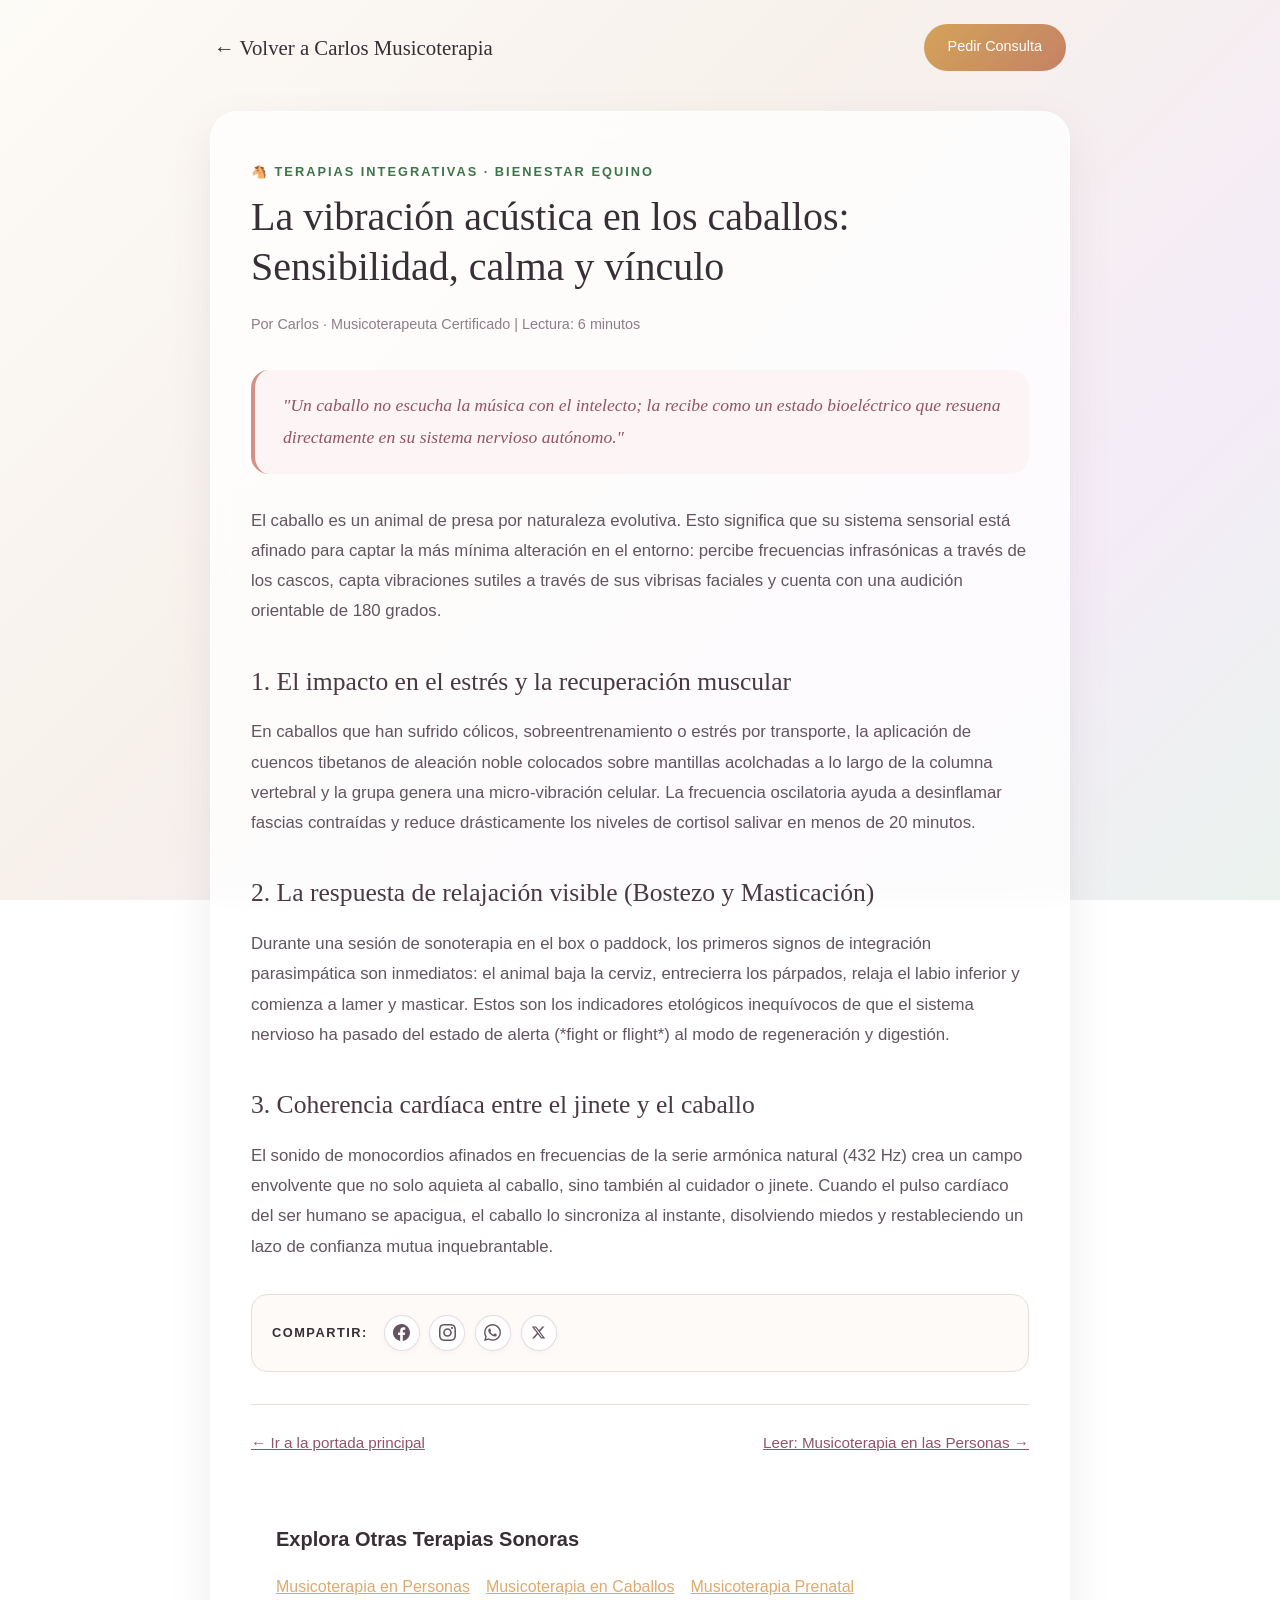
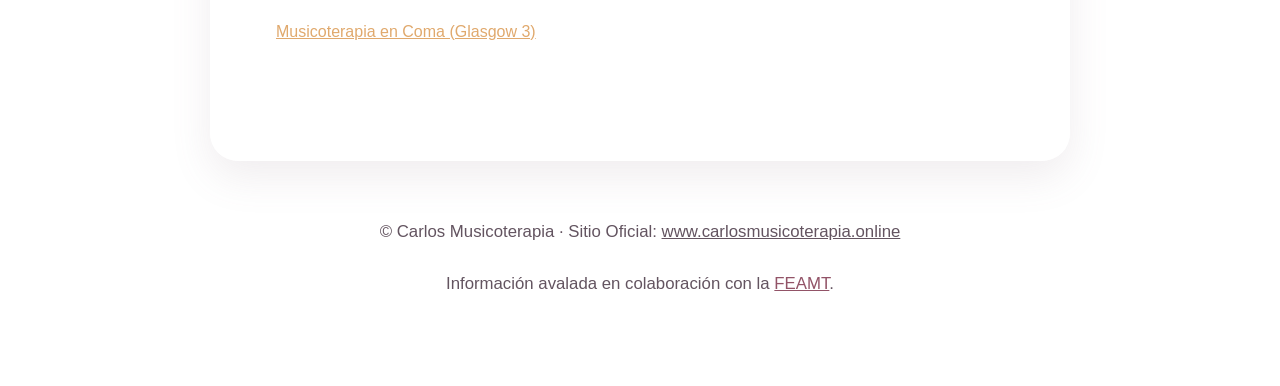
<file: musicoterapia-caballos.html>
<!DOCTYPE html>
<html lang="es">
<head>
  <meta charset="UTF-8">
  <meta name="viewport" content="width=device-width, initial-scale=1.0">
  <title>Musicoterapia en Caballos | Sonoterapia Equina y Calma</title>
  <meta name="description" content="Descubre cómo la sonoterapia con cuencos tibetanos y frecuencias armónicas reduce el cortisol y el estrés en caballos de deporte y recreo.">
  <meta name="keywords" content="musicoterapia en caballos, sonoterapia equina, cuencos tibetanos caballos, relajacion caballos, bienestar equino">
  <meta name="robots" content="index, follow, max-snippet:-1, max-image-preview:large, max-video-preview:-1">
  <link rel="canonical" href="https://www.carlosmusicoterapia.online/musicoterapia-caballos.html">
  <meta name="theme-color" content="#faf7f2">
  <meta http-equiv="Content-Security-Policy" content="upgrade-insecure-requests">

  <link rel="icon" type="image/svg+xml" href="favicon.svg">
  <link rel="apple-touch-icon" href="favicon.svg">

  <meta property="og:locale" content="es_ES">
  <meta property="og:type" content="article">
  <meta property="og:site_name" content="Carlos Musicoterapia">
  <meta property="og:title" content="Musicoterapia en Caballos | Sonoterapia Equina y Calma">
  <meta property="og:description" content="La vibración acústica en los caballos: reducción de cortisol, respuesta de relajación y coherencia cardíaca con el jinete.">
  <meta property="og:url" content="https://www.carlosmusicoterapia.online/musicoterapia-caballos.html">
  <meta property="og:image" content="https://www.carlosmusicoterapia.online/og-image.svg">

  <meta name="twitter:card" content="summary_large_image">
  <meta name="twitter:title" content="Musicoterapia en Caballos | Carlos Musicoterapia">
  <meta name="twitter:description" content="Cómo los cuencos y frecuencias armónicas alivian el estrés en equinos.">
  <meta name="twitter:image" content="https://www.carlosmusicoterapia.online/og-image.svg">

  <script type="application/ld+json">
  {
    "@context": "https://schema.org",
    "@type": "BlogPosting",
    "headline": "La vibración acústica en los caballos: Sensibilidad, calma y vínculo",
    "url": "https://www.carlosmusicoterapia.online/musicoterapia-caballos.html",
    "description": "Descubre cómo la sonoterapia con cuencos tibetanos y frecuencias armónicas reduce el cortisol y el estrés en caballos.",
    "inLanguage": "es-ES",
    "author": {
      "@type": "Person",
      "name": "Carlos"
    },
    "publisher": {
      "@type": "Organization",
      "name": "Carlos Musicoterapia",
      "url": "https://www.carlosmusicoterapia.online/"
    }
  }
  </script>

  <style>
    :root {
      --bg-gradient: linear-gradient(135deg, #fdfbf7 0%, #f7f1eb 40%, #f4ecf7 75%, #ebf3ee 100%);
      --c-text-main: #382e35;
      --c-text-soft: #635460;
      --c-gold: #d4a359;
      --c-rose: #d68f86;
      --glass-bg: rgba(255, 255, 255, 0.78);
      --glass-border: rgba(255, 255, 255, 0.9);
      --radius-pill: 999px;
      --radius-card: 28px;
    }
    * { margin: 0; padding: 0; box-sizing: border-box; }
    body {
      background: var(--bg-gradient);
      background-attachment: fixed;
      color: var(--c-text-main);
      font-family: -apple-system, BlinkMacSystemFont, "Segoe UI", Roboto, sans-serif;
      line-height: 1.8;
      padding-bottom: 4rem;
    }
    .header-nav {
      max-width: 900px;
      margin: 0 auto;
      padding: 1.5rem 1.5rem 0;
      display: flex;
      justify-content: space-between;
      align-items: center;
    }
    .article-wrap {
      max-width: 860px;
      margin: 2.5rem auto 0;
      padding: 3rem 2.5rem;
      background: var(--glass-bg);
      backdrop-filter: blur(12px);
      border: 1px solid var(--glass-border);
      border-radius: var(--radius-card);
      box-shadow: 0 16px 40px rgba(133, 105, 126, 0.12);
    }
    h1 { font-family: Georgia, serif; font-size: 2.5rem; line-height: 1.25; margin-bottom: 1.25rem; font-weight: 300; }
    h2 { font-family: Georgia, serif; font-size: 1.6rem; margin: 2rem 0 0.8rem; color: #4a3843; font-weight: 400; }
    p { margin-bottom: 1.4rem; font-size: 1.05rem; color: var(--c-text-soft); font-weight: 300; }
    .quote-box {
      font-family: Georgia, serif; font-style: italic; color: #925367;
      background: #fdf5f5; padding: 1.25rem 1.75rem; border-radius: 18px;
      border-left: 4px solid var(--c-rose); margin: 2rem 0; font-size: 1.1rem;
    }
    .btn-glow {
      background: linear-gradient(135deg, #d4a359 0%, #c48265 100%);
      color: #fff; padding: 0.65rem 1.5rem; border-radius: var(--radius-pill);
      text-decoration: none; font-size: 0.9rem; font-weight: 500; display: inline-flex;
    }
    footer { text-align: center; margin-top: 3.5rem; font-size: 0.88rem; color: #7f6e7b; }
  
    @media (max-width: 768px) {
      .header-nav { flex-direction: column; gap: 0.75rem; text-align: center; }
      .article-wrap { padding: 2rem 1.25rem; margin-top: 1.5rem; }
      h1 { font-size: 1.95rem; }
      h2 { font-size: 1.4rem; }
    }
  
    /* ESTILOS BOTONES SOCIAL SHARE (SOLO LOGOS) */
    .share-btn {
      width: 36px;
      height: 36px;
      border-radius: 50%;
      display: inline-flex;
      align-items: center;
      justify-content: center;
      background: #ffffff;
      border: 1px solid rgba(220, 206, 217, 0.7);
      color: #635460;
      cursor: pointer;
      text-decoration: none;
      transition: all 0.25s ease;
      box-shadow: 0 2px 6px rgba(0,0,0,0.03);
    }
    .share-btn:hover {
      transform: translateY(-2px);
      box-shadow: 0 4px 12px rgba(0,0,0,0.1);
    }
    .share-fb:hover { color: #1877f2; border-color: #1877f2; background: #f0f4fc; }
    .share-ig:hover { color: #e4405f; border-color: #e4405f; background: #fdf0f3; }
    .share-wa:hover { color: #25d366; border-color: #25d366; background: #f0fbf4; }
    .share-x:hover { color: #000000; border-color: #000000; background: #f5f5f5; }

  </style>
  <script async src="https://plausible.burtiraven4.synology.me/js/pa-6GNcijm8p1kwjBPJTRdkI.js"></script>
  <!-- Matomo -->
  <script>
    var _paq = window._paq = window._paq || [];
    /* tracker methods like "setCustomDimension" should be called before "trackPageView" */
    _paq.push(['trackPageView']);
    _paq.push(['enableLinkTracking']);
    (function() {
      var u="//matomo.vpsburti.com/";
      _paq.push(['setTrackerUrl', u+'matomo.php']);
      _paq.push(['setSiteId', '7']);
      var d=document, g=d.createElement('script'), s=d.getElementsByTagName('script')[0];
      g.async=true; g.src=u+'matomo.js'; s.parentNode.insertBefore(g,s);
    })();
  </script>
  <!-- End Matomo Code -->
</head>
<body>
  <div class="header-nav">
    <a href="https://www.carlosmusicoterapia.online/" style="text-decoration: none; font-family: Georgia, serif; font-size: 1.3rem; color: var(--c-text-main);">
      ← Volver a Carlos Musicoterapia
    </a>
    <a href="https://www.carlosmusicoterapia.online/#contacto" class="btn-glow">
      Pedir Consulta
    </a>
  </div>

  <article class="article-wrap">
    <span style="font-size: 0.8rem; letter-spacing: 2px; text-transform: uppercase; color: #3b7548; font-weight: 600; display: block; margin-bottom: 0.6rem;">
      🐴 Terapias Integrativas · Bienestar Equino
    </span>
    <h1>La vibración acústica en los caballos: Sensibilidad, calma y vínculo</h1>
    <p style="font-size: 0.9rem; color: #8e7d89;">Por Carlos · Musicoterapeuta Certificado | Lectura: 6 minutos</p>

    <div class="quote-box">
      "Un caballo no escucha la música con el intelecto; la recibe como un estado bioeléctrico que resuena directamente en su sistema nervioso autónomo."
    </div>

    <p>El caballo es un animal de presa por naturaleza evolutiva. Esto significa que su sistema sensorial está afinado para captar la más mínima alteración en el entorno: percibe frecuencias infrasónicas a través de los cascos, capta vibraciones sutiles a través de sus vibrisas faciales y cuenta con una audición orientable de 180 grados.</p>

    <h2>1. El impacto en el estrés y la recuperación muscular</h2>
    <p>En caballos que han sufrido cólicos, sobreentrenamiento o estrés por transporte, la aplicación de cuencos tibetanos de aleación noble colocados sobre mantillas acolchadas a lo largo de la columna vertebral y la grupa genera una micro-vibración celular. La frecuencia oscilatoria ayuda a desinflamar fascias contraídas y reduce drásticamente los niveles de cortisol salivar en menos de 20 minutos.</p>

    <h2>2. La respuesta de relajación visible (Bostezo y Masticación)</h2>
    <p>Durante una sesión de sonoterapia en el box o paddock, los primeros signos de integración parasimpática son inmediatos: el animal baja la cerviz, entrecierra los párpados, relaja el labio inferior y comienza a lamer y masticar. Estos son los indicadores etológicos inequívocos de que el sistema nervioso ha pasado del estado de alerta (*fight or flight*) al modo de regeneración y digestión.</p>

    <h2>3. Coherencia cardíaca entre el jinete y el caballo</h2>
    <p>El sonido de monocordios afinados en frecuencias de la serie armónica natural (432 Hz) crea un campo envolvente que no solo aquieta al caballo, sino también al cuidador o jinete. Cuando el pulso cardíaco del ser humano se apacigua, el caballo lo sincroniza al instante, disolviendo miedos y restableciendo un lazo de confianza mutua inquebrantable.</p>

        <!-- BOTONES COMPARTIR SOCIALES (SOLO LOGOS) -->
    <div style="display: flex; align-items: center; gap: 0.6rem; margin-top: 2rem; padding: 1.25rem; background: #fdfaf8; border-radius: 16px; border: 1px solid #ebdcd5; flex-wrap: wrap;">
      <span style="font-size: 0.8rem; text-transform: uppercase; letter-spacing: 1.5px; color: var(--c-text-main); font-weight: 600; margin-right: 0.4rem;">
        Compartir:
      </span>
      
      <!-- Facebook -->
      <a href="https://www.facebook.com/sharer/sharer.php?u=https%3A%2F%2Fwww.carlosmusicoterapia.online%2Fmusicoterapia-caballos.html" target="_blank" rel="noopener noreferrer" class="share-btn share-fb" aria-label="Compartir en Facebook" title="Compartir en Facebook"><span style="position:absolute;width:1px;height:1px;padding:0;margin:-1px;overflow:hidden;clip:rect(0,0,0,0);white-space:nowrap;border:0;">Compartir en Facebook</span>
        <svg width="17" height="17" viewBox="0 0 24 24" fill="currentColor">
          <path d="M24 12.073c0-6.627-5.373-12-12-12s-12 5.373-12 12c0 5.99 4.388 10.954 10.125 11.854v-8.385H7.078v-3.47h3.047V9.43c0-3.007 1.792-4.669 4.533-4.669 1.312 0 2.686.235 2.686.235v2.953H15.83c-1.491 0-1.956.925-1.956 1.874v2.25h3.328l-.532 3.47h-2.796v8.385C19.612 23.027 24 18.062 24 12.073z"/>
        </svg>
      </a>

      <!-- Instagram / Copiar Enlace -->
      <button type="button" onclick="compartirInstagram('https://www.carlosmusicoterapia.online/musicoterapia-caballos.html')" class="share-btn share-ig" aria-label="Compartir en Instagram" title="Compartir en Instagram">
        <svg width="17" height="17" viewBox="0 0 24 24" fill="currentColor">
          <path d="M12 2.163c3.204 0 3.584.012 4.85.07 3.252.148 4.771 1.691 4.919 4.919.058 1.265.069 1.645.069 4.849 0 3.205-.012 3.584-.069 4.849-.149 3.225-1.664 4.771-4.919 4.919-1.266.058-1.644.07-4.85.07-3.204 0-3.584-.012-4.849-.07-3.26-.149-4.771-1.699-4.919-4.92-.058-1.265-.07-1.644-.07-4.849 0-3.204.013-3.583.07-4.849.149-3.227 1.664-4.771 4.919-4.919 1.266-.057 1.645-.069 4.849-.069zm0-2.163c-3.259 0-3.667.014-4.947.072-4.358.2-6.78 2.618-6.98 6.98-.059 1.281-.073 1.689-.073 4.948 0 3.259.014 3.668.072 4.948.2 4.358 2.618 6.78 6.98 6.98 1.281.058 1.689.072 4.948.072 3.259 0 3.668-.014 4.948-.072 4.354-.2 6.782-2.618 6.979-6.98.059-1.28.073-1.689.073-4.948 0-3.259-.014-3.667-.072-4.947-.196-4.354-2.617-6.78-6.979-6.98-1.281-.059-1.69-.073-4.949-.073zm0 5.838c-3.403 0-6.162 2.759-6.162 6.162s2.759 6.163 6.162 6.163 6.162-2.759 6.162-6.163c0-3.403-2.759-6.162-6.162-6.162zm0 10.162c-2.209 0-4-1.79-4-4 0-2.209 1.791-4 4-4s4 1.791 4 4c0 2.21-1.791 4-4 4zm6.406-11.845c-.796 0-1.441.645-1.441 1.44s.645 1.44 1.441 1.44c.795 0 1.439-.645 1.439-1.44s-.644-1.44-1.439-1.44z"/>
        </svg>
      </button>

      <!-- WhatsApp -->
      <a href="https://api.whatsapp.com/send?text=Musicoterapia%20en%20Caballos%20-%20https%3A%2F%2Fwww.carlosmusicoterapia.online%2Fmusicoterapia-caballos.html" target="_blank" rel="noopener noreferrer" class="share-btn share-wa" aria-label="Compartir en WhatsApp" title="Compartir en WhatsApp"><span style="position:absolute;width:1px;height:1px;padding:0;margin:-1px;overflow:hidden;clip:rect(0,0,0,0);white-space:nowrap;border:0;">Compartir en WhatsApp</span>
        <svg width="17" height="17" viewBox="0 0 24 24" fill="currentColor">
          <path d="M.057 24l1.687-6.163c-1.041-1.804-1.588-3.849-1.587-5.946.003-6.556 5.338-11.891 11.893-11.891 3.181.001 6.167 1.24 8.413 3.488 2.245 2.248 3.481 5.236 3.48 8.414-.003 6.557-5.338 11.892-11.893 11.892-1.99-.001-3.951-.5-5.688-1.448l-6.305 1.654zm6.597-3.807c1.676.995 3.276 1.591 5.392 1.592 5.448 0 9.886-4.434 9.889-9.885.002-5.462-4.415-9.89-9.881-9.892-5.452 0-9.887 4.434-9.889 9.884-.001 2.225.651 3.891 1.746 5.634l-.999 3.648 3.742-.981zm11.387-5.464c-.074-.124-.272-.198-.57-.347-.297-.149-1.758-.868-2.031-.967-.272-.099-.47-.149-.669.149-.198.297-.768.967-.941 1.165-.173.198-.347.223-.644.074-.297-.149-1.255-.462-2.39-1.475-.883-.788-1.48-1.761-1.653-2.059-.173-.297-.018-.458.13-.606.134-.133.297-.347.446-.521.151-.172.2-.296.3-.495.099-.198.05-.372-.025-.521-.075-.148-.669-1.611-.916-2.206-.242-.579-.487-.501-.669-.51l-.57-.01c-.198 0-.52.074-.792.372s-1.04 1.016-1.04 2.479 1.065 2.876 1.213 3.074c.149.198 2.095 3.2 5.076 4.487.709.306 1.263.489 1.694.626.712.226 1.36.194 1.872.118.571-.085 1.758-.719 2.006-1.413.248-.695.248-1.29.173-1.414z"/>
        </svg>
      </a>

      <!-- X / Twitter -->
      <a href="https://twitter.com/intent/tweet?url=https%3A%2F%2Fwww.carlosmusicoterapia.online%2Fmusicoterapia-caballos.html&text=Musicoterapia%20en%20Caballos" target="_blank" rel="noopener noreferrer" class="share-btn share-x" aria-label="Compartir en X (Twitter)" title="Compartir en X"><span style="position:absolute;width:1px;height:1px;padding:0;margin:-1px;overflow:hidden;clip:rect(0,0,0,0);white-space:nowrap;border:0;">Compartir en X Twitter</span>
        <svg width="15" height="15" viewBox="0 0 24 24" fill="currentColor">
          <path d="M18.244 2.25h3.308l-7.227 8.26 8.502 11.24H16.17l-5.214-6.817L4.99 21.75H1.68l7.73-8.835L1.254 2.25H8.08l4.713 6.231zm-1.161 17.52h1.833L7.084 4.126H5.117z"/>
        </svg>
      </a>
    </div>

    <div style="margin-top: 2rem; padding-top: 1.5rem; border-top: 1px solid #e8ded8; display: flex; justify-content: space-between; align-items: center; flex-wrap: wrap; gap: 1rem;">
      <a href="https://www.carlosmusicoterapia.online/" style="color: #925367; text-decoration: underline; font-size: 0.95rem;">
        ← Ir a la portada principal
      </a>
      <a href="https://www.carlosmusicoterapia.online/musicoterapia-personas.html" style="color: #925367; text-decoration: underline; font-size: 0.95rem;">
        Leer: Musicoterapia en las Personas →
      </a>
    </div>
  
      <!-- Enlazado cruzado de terapias -->
      <div class="terapias-relacionadas" style="margin: 2.5rem 0; padding: 1.5rem; background: rgba(255,255,255,0.05); border-radius: 12px; border: 1px solid rgba(255,255,255,0.1);">
        <h3 style="margin-bottom: 1rem; font-size: 1.25rem;">Explora Otras Terapias Sonoras</h3>
        <ul style="list-style: none; padding: 0; display: flex; flex-wrap: wrap; gap: 1rem;">
          <li><a href="musicoterapia-personas.html" style="color: var(--accent, #e0a96d); text-decoration: underline;">Musicoterapia en Personas</a></li>
          <li><a href="musicoterapia-caballos.html" style="color: var(--accent, #e0a96d); text-decoration: underline;">Musicoterapia en Caballos</a></li>
          <li><a href="musicoterapia-prenatal.html" style="color: var(--accent, #e0a96d); text-decoration: underline;">Musicoterapia Prenatal</a></li>
          <li><a href="musicoterapia-coma.html" style="color: var(--accent, #e0a96d); text-decoration: underline;">Musicoterapia en Coma (Glasgow 3)</a></li>
        </ul>
      </div>

    </article>

  <footer>
    <p>© Carlos Musicoterapia · Sitio Oficial: <a href="https://www.carlosmusicoterapia.online/" style="color: inherit;">www.carlosmusicoterapia.online</a></p>
    <p style="margin-top: 0.4rem;">Información avalada en colaboración con la <a href="https://feamt.es/" target="_blank" rel="noopener noreferrer" style="color: #925367;">FEAMT</a>.</p>
  </footer>

  <script>
    function compartirInstagram(url) {
      if (navigator.clipboard) {
        navigator.clipboard.writeText(url).then(() => {
          alert("✨ ¡Enlace copiado al portapapeles! Ya puedes compartirlo en tu historia o mensaje de Instagram.");
        }).catch(() => {
          prompt("Copia este enlace para compartir en Instagram:", url);
        });
      } else {
        prompt("Copia este enlace para compartir en Instagram:", url);
      }
    }
  </script>
</body>

</html>
</file>
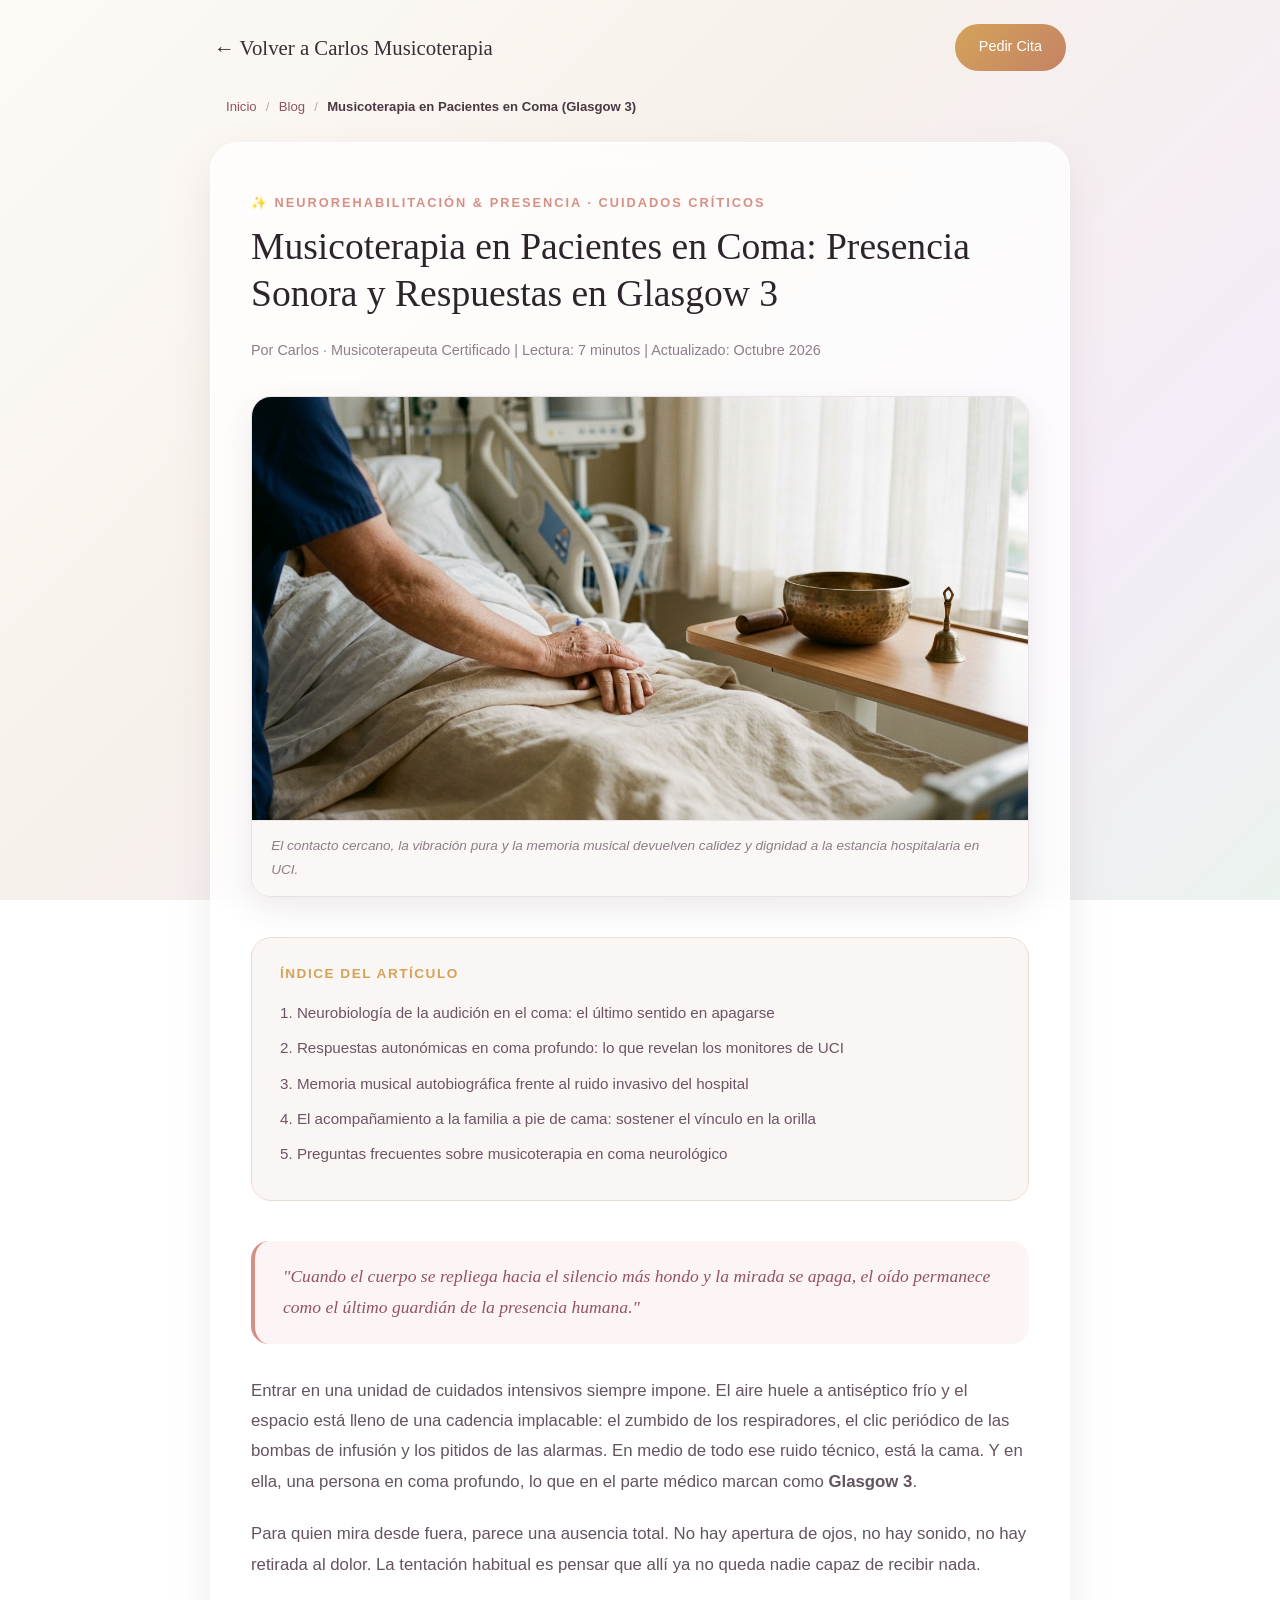
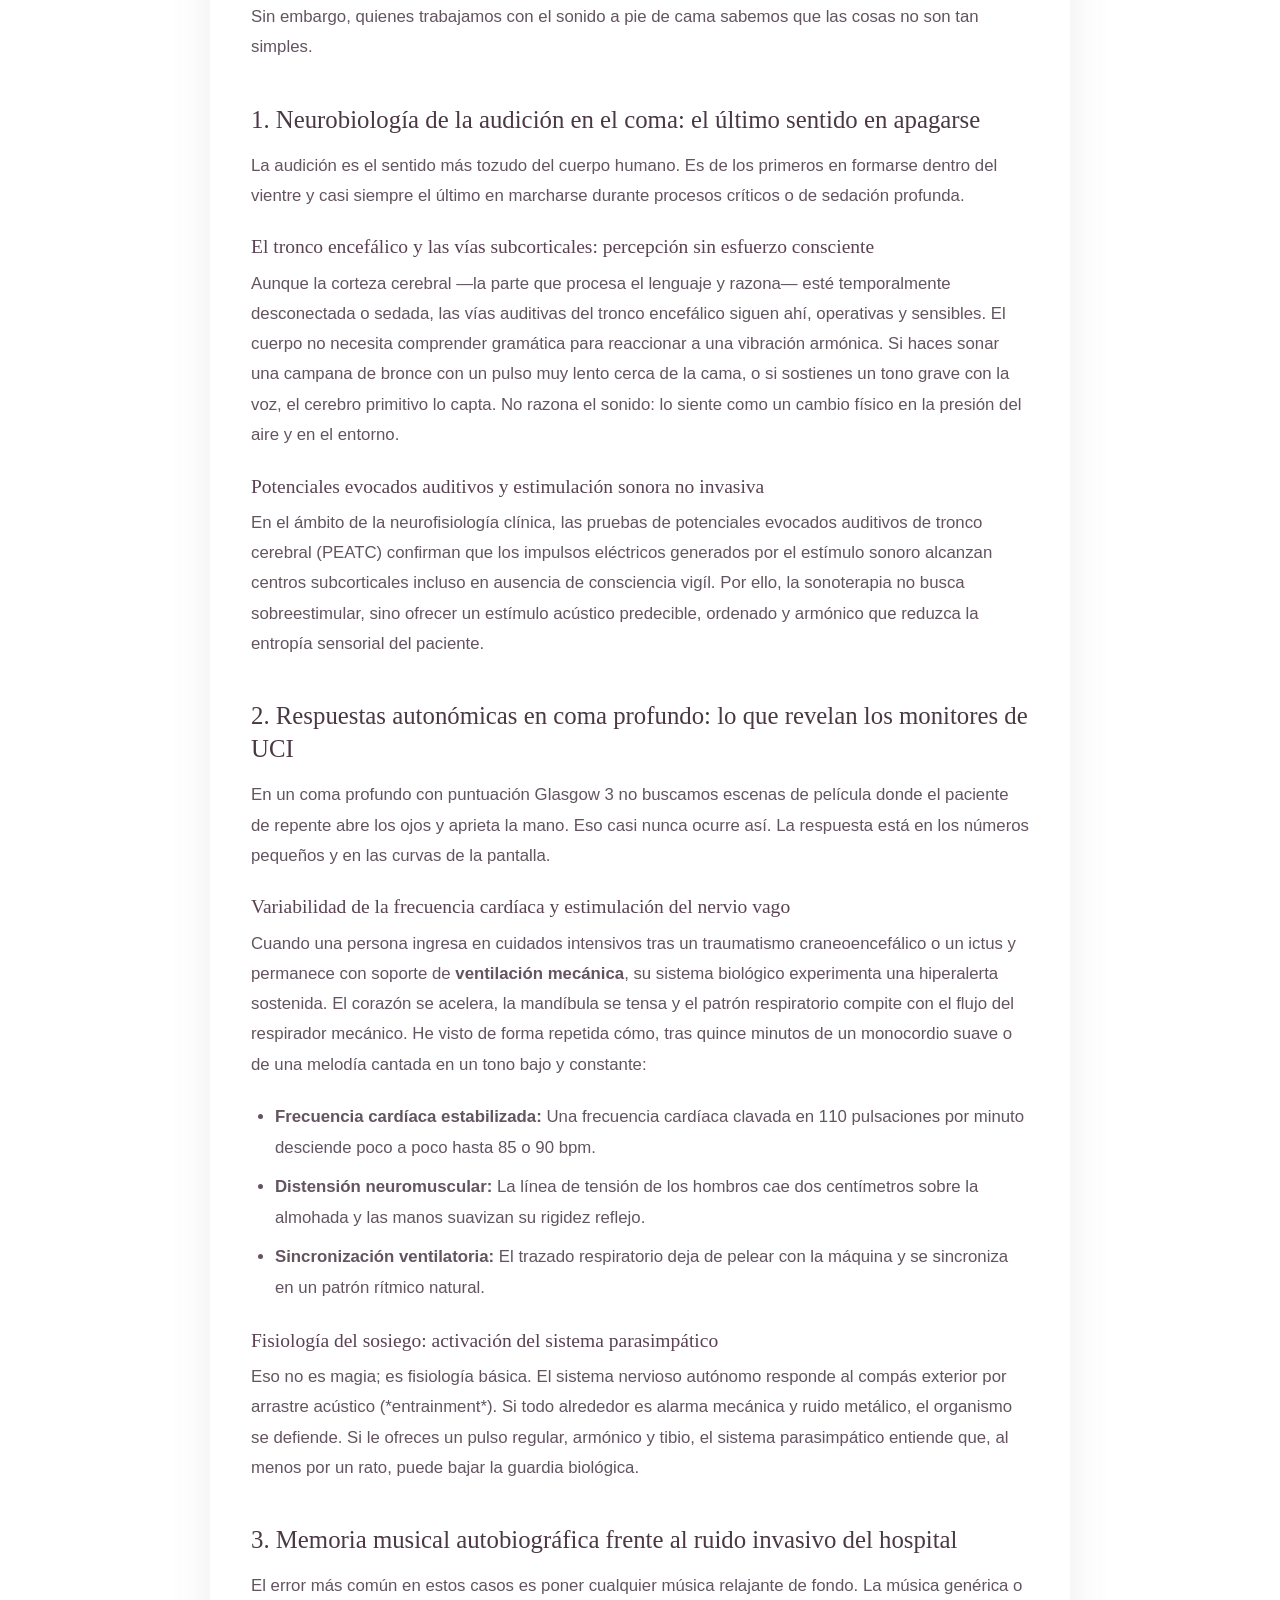
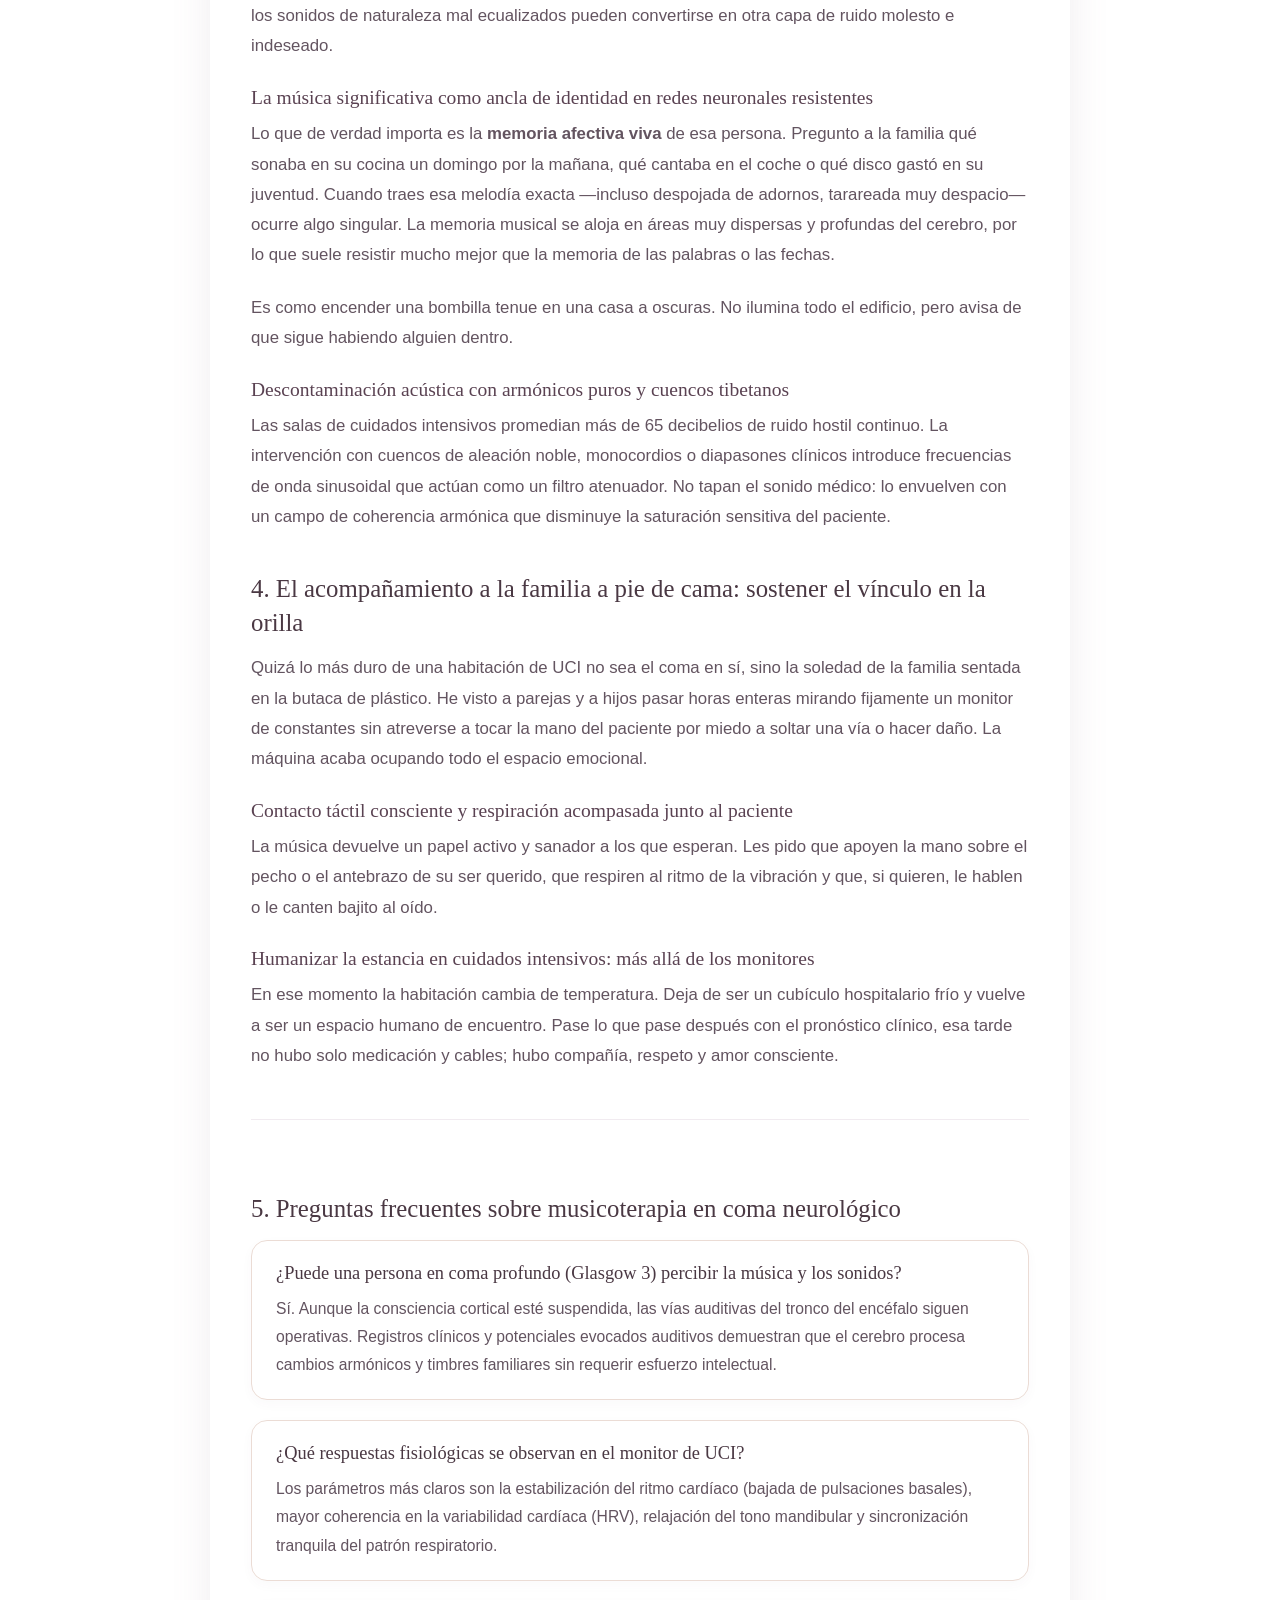
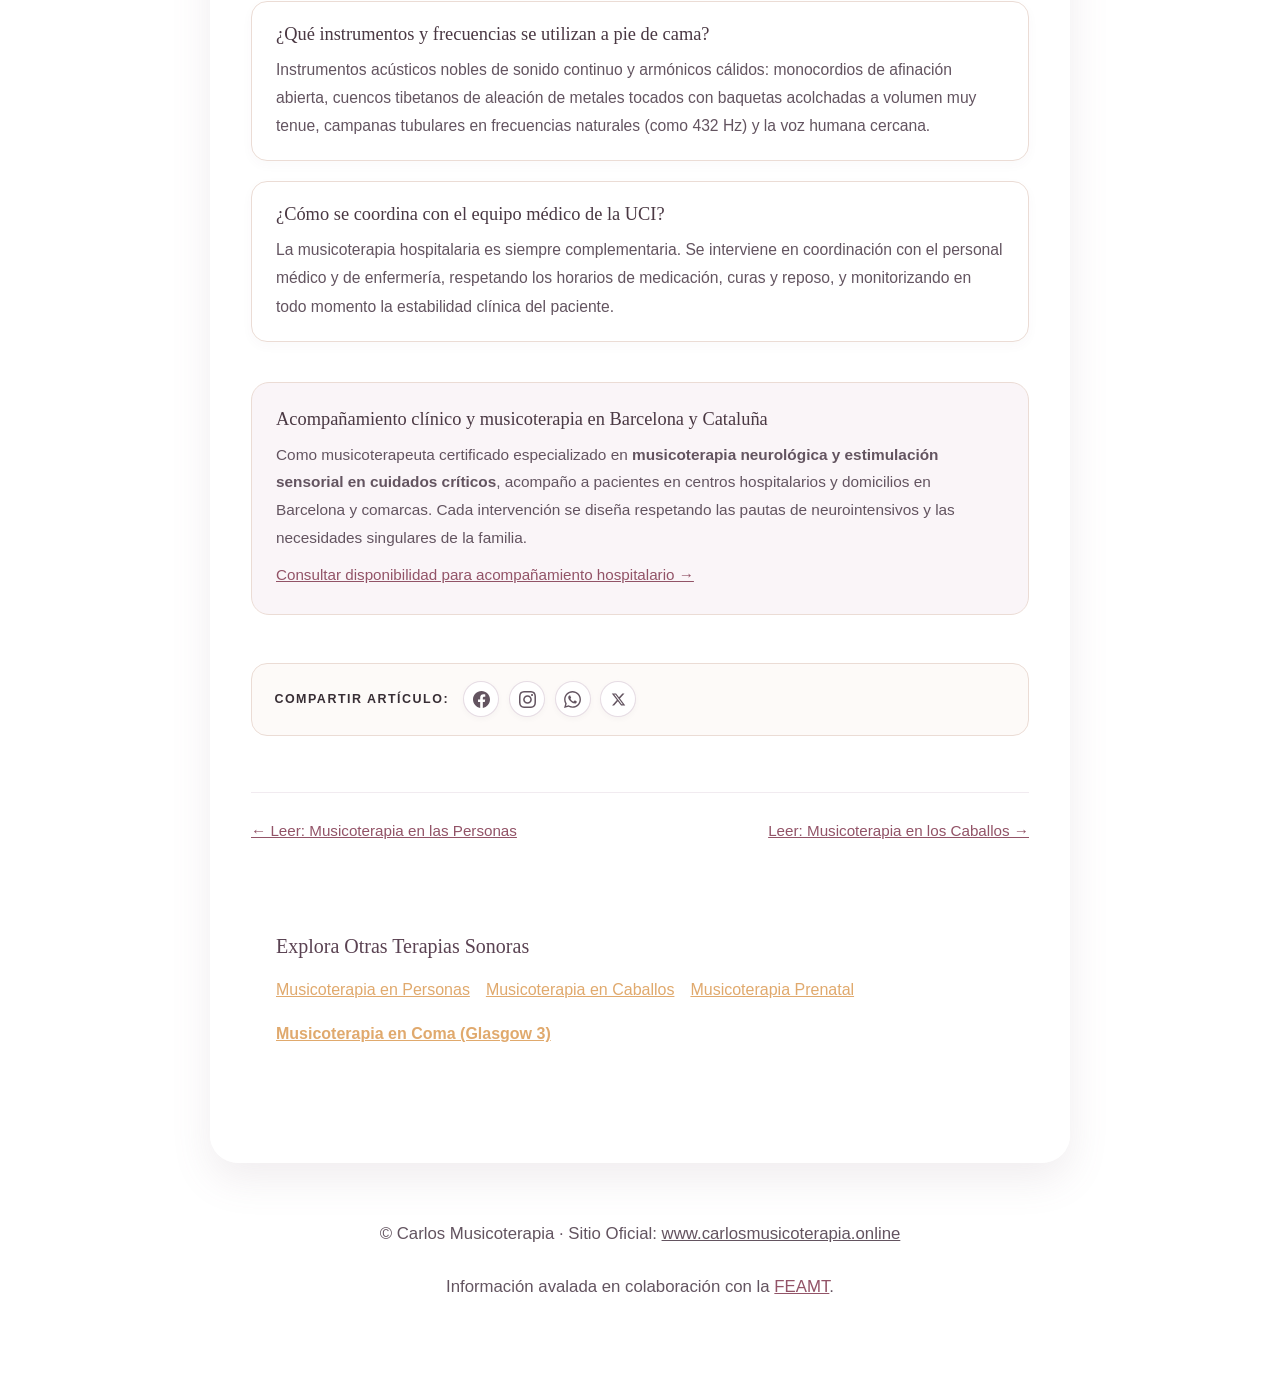
<file: musicoterapia-coma.html>
<!DOCTYPE html>
<html lang="es">
<head>
  <meta charset="UTF-8">
  <meta name="viewport" content="width=device-width, initial-scale=1.0">
  
  <!-- SEO PRIMARIO -->
  <title>Musicoterapia en Pacientes en Coma (Glasgow 3): Sonoterapia y UCI | Carlos Musicoterapia</title>
  <meta name="description" content="Cómo la musicoterapia y la estimulación sonora acompañan al paciente en coma profundo (Glasgow 3). Neurociencia, respuestas autonómicas en UCI y apoyo familiar.">
  <meta name="keywords" content="musicoterapia en coma, musicoterapia hospitalaria, musicoterapia en uci, estimulacion auditiva en coma, musicoterapia neurologica, escala de coma de glasgow 3, estimulacion sensorial en coma, musicoterapia neurorehabilitadora, sonoterapia clinica, musicoterapia barcelona, pacientes con ventilacion mecanica, cuencos tibetanos uci">
  <meta name="robots" content="index, follow, max-snippet:-1, max-image-preview:large, max-video-preview:-1">
  <link rel="canonical" href="https://www.carlosmusicoterapia.online/musicoterapia-coma.html">
  <meta name="theme-color" content="#faf7f2">
  <meta http-equiv="Content-Security-Policy" content="upgrade-insecure-requests">

  <!-- FAVICONS -->
  <link rel="icon" type="image/svg+xml" href="favicon.svg">
  <link rel="apple-touch-icon" href="favicon.svg">

  <!-- OPEN GRAPH / SOCIAL -->
  <meta property="og:locale" content="es_ES">
  <meta property="og:type" content="article">
  <meta property="og:site_name" content="Carlos Musicoterapia">
  <meta property="og:title" content="Musicoterapia en Pacientes en Coma (Glasgow 3): Sonoterapia y UCI">
  <meta property="og:description" content="La música en la habitación de UCI: estar presente cuando el cuerpo calla. Frecuencias armónicas y respuestas autonómicas en coma profundo.">
  <meta property="og:url" content="https://www.carlosmusicoterapia.online/musicoterapia-coma.html">
  <meta property="og:image" content="https://www.carlosmusicoterapia.online/images/musicoterapia-coma.jpg">
  <meta property="og:image:width" content="1200">
  <meta property="og:image:height" content="800">
  <meta property="og:image:alt" content="Acompañamiento de musicoterapia a pie de cama en cuidados intensivos para paciente en coma profundo">

  <!-- TWITTER CARDS -->
  <meta name="twitter:card" content="summary_large_image">
  <meta name="twitter:title" content="Musicoterapia en Pacientes en Coma (Glasgow 3) | Carlos Musicoterapia">
  <meta name="twitter:description" content="Estar presente cuando el cuerpo calla: acompañamiento acústico y bio-respuestas en coma profundo.">
  <meta name="twitter:image" content="https://www.carlosmusicoterapia.online/images/musicoterapia-coma.jpg">

  <!-- DATOS ESTRUCTURADOS SCHEMA.ORG (GRAPH: BlogPosting + Breadcrumbs + FAQPage) -->
  <script type="application/ld+json">
  {
    "@context": "https://schema.org",
    "@graph": [
      {
        "@type": "BlogPosting",
        "@id": "https://www.carlosmusicoterapia.online/musicoterapia-coma.html#article",
        "headline": "Musicoterapia en Pacientes en Coma: Presencia Sonora y Respuestas en Glasgow 3",
        "url": "https://www.carlosmusicoterapia.online/musicoterapia-coma.html",
        "image": {
          "@type": "ImageObject",
          "url": "https://www.carlosmusicoterapia.online/images/musicoterapia-coma.jpg",
          "width": 1200,
          "height": 800
        },
        "description": "Cómo la musicoterapia hospitalaria y la estimulación auditiva acompañan al paciente en coma profundo (Glasgow 3), regulando el sistema nervioso en UCI.",
        "keywords": "musicoterapia en coma, musicoterapia hospitalaria, musicoterapia en uci, estimulación auditiva en coma, musicoterapia neurológica, escala de coma de glasgow 3, estimulación sensorial en coma, musicoterapia neurorehabilitadora, sonoterapia clínica, musicoterapia barcelona",
        "inLanguage": "es-ES",
        "author": {
          "@type": "Person",
          "name": "Carlos",
          "url": "https://www.carlosmusicoterapia.online/"
        },
        "publisher": {
          "@type": "Organization",
          "name": "Carlos Musicoterapia",
          "url": "https://www.carlosmusicoterapia.online/",
          "logo": {
            "@type": "ImageObject",
            "url": "https://www.carlosmusicoterapia.online/favicon.svg"
          }
        },
        "datePublished": "2026-10-11T10:00:00+02:00",
        "dateModified": "2026-10-11T12:30:00+02:00",
        "mainEntityOfPage": "https://www.carlosmusicoterapia.online/musicoterapia-coma.html"
      },
      {
        "@type": "BreadcrumbList",
        "@id": "https://www.carlosmusicoterapia.online/musicoterapia-coma.html#breadcrumb",
        "itemListElement": [
          {
            "@type": "ListItem",
            "position": 1,
            "name": "Inicio",
            "item": "https://www.carlosmusicoterapia.online/"
          },
          {
            "@type": "ListItem",
            "position": 2,
            "name": "Blog",
            "item": "https://www.carlosmusicoterapia.online/#blog"
          },
          {
            "@type": "ListItem",
            "position": 3,
            "name": "Musicoterapia en Pacientes en Coma",
            "item": "https://www.carlosmusicoterapia.online/musicoterapia-coma.html"
          }
        ]
      },
      {
        "@type": "FAQPage",
        "@id": "https://www.carlosmusicoterapia.online/musicoterapia-coma.html#faq",
        "mainEntity": [
          {
            "@type": "Question",
            "name": "¿Puede una persona en coma profundo (Glasgow 3) percibir la música y los sonidos?",
            "acceptedAnswer": {
              "@type": "Answer",
              "text": "Sí. Las investigaciones neurofisiológicas y los potenciales evocados auditivos demuestran que las vías auditivas del tronco encefálico permanecen activas aun cuando la corteza cerebral frontal esté desconectada o bajo sedación profunda. El organismo procesa el timbre y el pulso acústico a nivel subcortical reflejándose en constantes autonómicas."
            }
          },
          {
            "@type": "Question",
            "name": "¿Qué respuestas fisiológicas se observan en el monitor de UCI durante la musicoterapia?",
            "acceptedAnswer": {
              "@type": "Answer",
              "text": "Se constata una reducción progresiva de la taquicardia (descensos habituales de 110 a 85-90 bpm), mayor coherencia en la variabilidad cardíaca (HRV), sincronización de la respiración con el ventilador mecánico y relajación palpable de espasmos musculares en rostro y extremidades."
            }
          },
          {
            "@type": "Question",
            "name": "¿Qué instrumentos son recomendables a pie de cama en pacientes neurológicos críticos?",
            "acceptedAnswer": {
              "@type": "Answer",
              "text": "Se emplean exclusivamente instrumentos con armónicos no invasivos y ondas sinusoidales cálidas: monocordios de afinación abierta, cuencos tibetanos de aleación noble tocados con mazo acolchado a volumen mínimo, campanas tubulares en frecuencias naturales (como 432 Hz) y la voz humana suave y entonada."
            }
          },
          {
            "@type": "Question",
            "name": "¿Cómo ayuda la musicoterapia a la familia del paciente en coma?",
            "acceptedAnswer": {
              "@type": "Answer",
              "text": "Brinda un canal de contacto no invasivo y guiado, disolviendo el miedo a tocar al paciente o a interactuar en un entorno de máquinas frías. Permite que sostengan su mano y respiren acompasados al pulso sonoro, transformando la angustia en un espacio de intimidad, dignidad y calma."
            }
          }
        ]
      }
    ]
  }
  </script>

  <style>
    :root {
      --bg-gradient: linear-gradient(135deg, #fdfbf7 0%, #f7f1eb 40%, #f4ecf7 75%, #ebf3ee 100%);
      --c-text-main: #382e35;
      --c-text-soft: #635460;
      --c-gold: #d4a359;
      --c-rose: #d68f86;
      --glass-bg: rgba(255, 255, 255, 0.78);
      --glass-border: rgba(255, 255, 255, 0.9);
      --radius-pill: 999px;
      --radius-card: 28px;
    }
    * { margin: 0; padding: 0; box-sizing: border-box; }
    body {
      background: var(--bg-gradient);
      background-attachment: fixed;
      color: var(--c-text-main);
      font-family: -apple-system, BlinkMacSystemFont, "Segoe UI", Roboto, sans-serif;
      line-height: 1.8;
      padding-bottom: 4rem;
    }
    .header-nav {
      max-width: 900px;
      margin: 0 auto;
      padding: 1.5rem 1.5rem 0;
      display: flex;
      justify-content: space-between;
      align-items: center;
    }
    .breadcrumbs {
      max-width: 860px;
      margin: 1.5rem auto 0;
      padding: 0 1rem;
      font-size: 0.82rem;
      color: #8e7d89;
    }
    .breadcrumbs a {
      color: #925367;
      text-decoration: none;
    }
    .breadcrumbs a:hover {
      text-decoration: underline;
    }
    .breadcrumbs span {
      margin: 0 0.35rem;
      color: #baa7b3;
    }
    .article-wrap {
      max-width: 860px;
      margin: 1.5rem auto 0;
      padding: 3rem 2.5rem;
      background: var(--glass-bg);
      backdrop-filter: blur(12px);
      border: 1px solid var(--glass-border);
      border-radius: var(--radius-card);
      box-shadow: 0 16px 40px rgba(133, 105, 126, 0.12);
    }
    h1 { font-family: Georgia, serif; font-size: 2.35rem; line-height: 1.25; margin-bottom: 1.25rem; font-weight: 300; color: #2d242b; }
    h2 { font-family: Georgia, serif; font-size: 1.55rem; margin: 2.5rem 0 0.9rem; color: #4a3843; font-weight: 400; line-height: 1.35; }
    h3 { font-family: Georgia, serif; font-size: 1.22rem; margin: 1.4rem 0 0.5rem; color: #5a4252; font-weight: 400; line-height: 1.4; }
    p { margin-bottom: 1.4rem; font-size: 1.05rem; color: var(--c-text-soft); font-weight: 300; }
    
    .toc-box {
      background: #faf6f3;
      border: 1px solid #ebdcd5;
      border-radius: 20px;
      padding: 1.5rem 1.75rem;
      margin: 2rem 0 2.5rem;
    }
    .toc-title {
      font-size: 0.85rem;
      text-transform: uppercase;
      letter-spacing: 1.5px;
      font-weight: 600;
      color: var(--c-gold);
      margin-bottom: 0.8rem;
      display: block;
    }
    .toc-list {
      list-style: none;
      padding: 0;
      margin: 0;
    }
    .toc-list li {
      margin-bottom: 0.5rem;
      font-size: 0.95rem;
    }
    .toc-list a {
      color: #6d5465;
      text-decoration: none;
      transition: color 0.2s ease;
    }
    .toc-list a:hover {
      color: #925367;
      text-decoration: underline;
    }

    .quote-box {
      font-family: Georgia, serif; font-style: italic; color: #925367;
      background: #fdf5f5; padding: 1.25rem 1.75rem; border-radius: 18px;
      border-left: 4px solid var(--c-rose); margin: 2rem 0; font-size: 1.1rem;
    }
    .article-img-wrap {
      margin: 2rem 0 2.5rem;
      border-radius: 20px;
      overflow: hidden;
      border: 1px solid rgba(220, 206, 217, 0.6);
      box-shadow: 0 12px 32px rgba(88, 62, 80, 0.1);
    }
    .article-img {
      width: 100%;
      height: auto;
      display: block;
      object-fit: cover;
      max-height: 480px;
    }
    .article-img-caption {
      font-size: 0.85rem;
      color: #8e7d89;
      font-style: italic;
      padding: 0.8rem 1.2rem;
      background: #faf7f4;
      border-top: 1px solid rgba(220, 206, 217, 0.4);
    }
    ul.article-list {
      margin: 0 0 1.5rem 1.5rem;
      color: var(--c-text-soft);
      font-size: 1.05rem;
      font-weight: 300;
      line-height: 1.8;
    }
    ul.article-list li {
      margin-bottom: 0.6rem;
    }

    .faq-block {
      margin-top: 3rem;
      padding-top: 2rem;
      border-top: 1px solid rgba(220, 206, 217, 0.4);
    }
    .faq-card {
      background: #ffffff;
      border: 1px solid #ebdcd5;
      border-radius: 16px;
      padding: 1.25rem 1.5rem;
      margin-bottom: 1.25rem;
      box-shadow: 0 4px 12px rgba(88, 62, 80, 0.03);
    }
    .faq-card h3 {
      margin: 0 0 0.5rem;
      font-size: 1.15rem;
      color: #4a3843;
    }
    .faq-card p {
      margin: 0;
      font-size: 0.98rem;
    }

    .btn-glow {
      background: linear-gradient(135deg, #d4a359 0%, #c48265 100%);
      color: #fff; padding: 0.65rem 1.5rem; border-radius: var(--radius-pill);
      text-decoration: none; font-size: 0.9rem; font-weight: 500; display: inline-flex;
    }
    footer { text-align: center; margin-top: 3.5rem; font-size: 0.88rem; color: #7f6e7b; }
  
    @media (max-width: 768px) {
      .header-nav { flex-direction: column; gap: 0.75rem; text-align: center; }
      .article-wrap { padding: 2rem 1.25rem; margin-top: 1rem; }
      h1 { font-size: 1.85rem; }
      h2 { font-size: 1.35rem; }
      h3 { font-size: 1.12rem; }
    }
  
    /* ESTILOS BOTONES SOCIAL SHARE */
    .share-btn {
      width: 36px;
      height: 36px;
      border-radius: 50%;
      display: inline-flex;
      align-items: center;
      justify-content: center;
      background: #ffffff;
      border: 1px solid rgba(220, 206, 217, 0.7);
      color: #635460;
      cursor: pointer;
      text-decoration: none;
      transition: all 0.25s ease;
      box-shadow: 0 2px 6px rgba(0,0,0,0.03);
    }
    .share-btn:hover {
      transform: translateY(-2px);
      box-shadow: 0 4px 12px rgba(0,0,0,0.1);
    }
    .share-fb:hover { color: #1877f2; border-color: #1877f2; background: #f0f4fc; }
    .share-ig:hover { color: #e4405f; border-color: #e4405f; background: #fdf0f3; }
    .share-wa:hover { color: #25d366; border-color: #25d366; background: #f0fbf4; }
    .share-x:hover { color: #000000; border-color: #000000; background: #f5f5f5; }
  </style>
</head>
<body>
  <div class="header-nav">
    <a href="https://www.carlosmusicoterapia.online/" style="text-decoration: none; font-family: Georgia, serif; font-size: 1.3rem; color: var(--c-text-main);">
      ← Volver a Carlos Musicoterapia
    </a>
    <a href="https://www.carlosmusicoterapia.online/#contacto" class="btn-glow">
      Pedir Cita
    </a>
  </div>

  <nav class="breadcrumbs" aria-label="Miga de pan">
    <a href="https://www.carlosmusicoterapia.online/">Inicio</a>
    <span>/</span>
    <a href="https://www.carlosmusicoterapia.online/#blog">Blog</a>
    <span>/</span>
    <strong style="color: #4a3843;">Musicoterapia en Pacientes en Coma (Glasgow 3)</strong>
  </nav>

  <article class="article-wrap" itemscope itemtype="https://schema.org/BlogPosting">
    <meta itemprop="mainEntityOfPage" content="https://www.carlosmusicoterapia.online/musicoterapia-coma.html">
    
    <span style="font-size: 0.8rem; letter-spacing: 2px; text-transform: uppercase; color: var(--c-rose); font-weight: 600; display: block; margin-bottom: 0.6rem;">
      ✨ Neurorehabilitación & Presencia · Cuidados Críticos
    </span>
    
    <h1 itemprop="headline">Musicoterapia en Pacientes en Coma: Presencia Sonora y Respuestas en Glasgow 3</h1>
    <p style="font-size: 0.9rem; color: #8e7d89;">Por <span itemprop="author">Carlos</span> · Musicoterapeuta Certificado | Lectura: 7 minutos | Actualizado: Octubre 2026</p>

    <div class="article-img-wrap">
      <img src="images/musicoterapia-coma.jpg" alt="Presencia terapéutica y sonoterapia a pie de cama en cuidados intensivos para paciente en coma profundo" class="article-img" loading="lazy" itemprop="image">
      <div class="article-img-caption">
        El contacto cercano, la vibración pura y la memoria musical devuelven calidez y dignidad a la estancia hospitalaria en UCI.
      </div>
    </div>

    <!-- ÍNDICE DE CONTENIDOS SEO (TABLE OF CONTENTS) -->
    <nav class="toc-box" aria-label="Índice de contenidos">
      <span class="toc-title">Índice del artículo</span>
      <ol class="toc-list">
        <li><a href="#audicion-coma">1. Neurobiología de la audición en el coma: el último sentido en apagarse</a></li>
        <li><a href="#respuestas-autonomicas">2. Respuestas autonómicas en coma profundo: lo que revelan los monitores de UCI</a></li>
        <li><a href="#memoria-musical">3. Memoria musical autobiográfica frente al ruido invasivo del hospital</a></li>
        <li><a href="#apoyo-familia">4. El acompañamiento a la familia a pie de cama: sostener el vínculo en la orilla</a></li>
        <li><a href="#preguntas-frecuentes">5. Preguntas frecuentes sobre musicoterapia en coma neurológico</a></li>
      </ol>
    </nav>

    <div class="quote-box">
      "Cuando el cuerpo se repliega hacia el silencio más hondo y la mirada se apaga, el oído permanece como el último guardián de la presencia humana."
    </div>

    <p>Entrar en una unidad de cuidados intensivos siempre impone. El aire huele a antiséptico frío y el espacio está lleno de una cadencia implacable: el zumbido de los respiradores, el clic periódico de las bombas de infusión y los pitidos de las alarmas. En medio de todo ese ruido técnico, está la cama. Y en ella, una persona en coma profundo, lo que en el parte médico marcan como <strong>Glasgow 3</strong>.</p>

    <p>Para quien mira desde fuera, parece una ausencia total. No hay apertura de ojos, no hay sonido, no hay retirada al dolor. La tentación habitual es pensar que allí ya no queda nadie capaz de recibir nada.</p>

    <p>Sin embargo, quienes trabajamos con el sonido a pie de cama sabemos que las cosas no son tan simples.</p>

    <h2 id="audicion-coma">1. Neurobiología de la audición en el coma: el último sentido en apagarse</h2>
    <p>La audición es el sentido más tozudo del cuerpo humano. Es de los primeros en formarse dentro del vientre y casi siempre el último en marcharse durante procesos críticos o de sedación profunda.</p>

    <h3>El tronco encefálico y las vías subcorticales: percepción sin esfuerzo consciente</h3>
    <p>Aunque la corteza cerebral —la parte que procesa el lenguaje y razona— esté temporalmente desconectada o sedada, las vías auditivas del tronco encefálico siguen ahí, operativas y sensibles. El cuerpo no necesita comprender gramática para reaccionar a una vibración armónica. Si haces sonar una campana de bronce con un pulso muy lento cerca de la cama, o si sostienes un tono grave con la voz, el cerebro primitivo lo capta. No razona el sonido: lo siente como un cambio físico en la presión del aire y en el entorno.</p>

    <h3>Potenciales evocados auditivos y estimulación sonora no invasiva</h3>
    <p>En el ámbito de la neurofisiología clínica, las pruebas de potenciales evocados auditivos de tronco cerebral (PEATC) confirman que los impulsos eléctricos generados por el estímulo sonoro alcanzan centros subcorticales incluso en ausencia de consciencia vigíl. Por ello, la sonoterapia no busca sobreestimular, sino ofrecer un estímulo acústico predecible, ordenado y armónico que reduzca la entropía sensorial del paciente.</p>

    <h2 id="respuestas-autonomicas">2. Respuestas autonómicas en coma profundo: lo que revelan los monitores de UCI</h2>
    <p>En un coma profundo con puntuación Glasgow 3 no buscamos escenas de película donde el paciente de repente abre los ojos y aprieta la mano. Eso casi nunca ocurre así. La respuesta está en los números pequeños y en las curvas de la pantalla.</p>

    <h3>Variabilidad de la frecuencia cardíaca y estimulación del nervio vago</h3>
    <p>Cuando una persona ingresa en cuidados intensivos tras un traumatismo craneoencefálico o un ictus y permanece con soporte de <strong>ventilación mecánica</strong>, su sistema biológico experimenta una hiperalerta sostenida. El corazón se acelera, la mandíbula se tensa y el patrón respiratorio compite con el flujo del respirador mecánico. He visto de forma repetida cómo, tras quince minutos de un monocordio suave o de una melodía cantada en un tono bajo y constante:</p>

    <ul class="article-list">
      <li><strong>Frecuencia cardíaca estabilizada:</strong> Una frecuencia cardíaca clavada en 110 pulsaciones por minuto desciende poco a poco hasta 85 o 90 bpm.</li>
      <li><strong>Distensión neuromuscular:</strong> La línea de tensión de los hombros cae dos centímetros sobre la almohada y las manos suavizan su rigidez reflejo.</li>
      <li><strong>Sincronización ventilatoria:</strong> El trazado respiratorio deja de pelear con la máquina y se sincroniza en un patrón rítmico natural.</li>
    </ul>

    <h3>Fisiología del sosiego: activación del sistema parasimpático</h3>
    <p>Eso no es magia; es fisiología básica. El sistema nervioso autónomo responde al compás exterior por arrastre acústico (*entrainment*). Si todo alrededor es alarma mecánica y ruido metálico, el organismo se defiende. Si le ofreces un pulso regular, armónico y tibio, el sistema parasimpático entiende que, al menos por un rato, puede bajar la guardia biológica.</p>

    <h2 id="memoria-musical">3. Memoria musical autobiográfica frente al ruido invasivo del hospital</h2>
    <p>El error más común en estos casos es poner cualquier música relajante de fondo. La música genérica o los sonidos de naturaleza mal ecualizados pueden convertirse en otra capa de ruido molesto e indeseado.</p>

    <h3>La música significativa como ancla de identidad en redes neuronales resistentes</h3>
    <p>Lo que de verdad importa es la <strong>memoria afectiva viva</strong> de esa persona. Pregunto a la familia qué sonaba en su cocina un domingo por la mañana, qué cantaba en el coche o qué disco gastó en su juventud. Cuando traes esa melodía exacta —incluso despojada de adornos, tarareada muy despacio— ocurre algo singular. La memoria musical se aloja en áreas muy dispersas y profundas del cerebro, por lo que suele resistir mucho mejor que la memoria de las palabras o las fechas.</p>
    <p>Es como encender una bombilla tenue en una casa a oscuras. No ilumina todo el edificio, pero avisa de que sigue habiendo alguien dentro.</p>

    <h3>Descontaminación acústica con armónicos puros y cuencos tibetanos</h3>
    <p>Las salas de cuidados intensivos promedian más de 65 decibelios de ruido hostil continuo. La intervención con cuencos de aleación noble, monocordios o diapasones clínicos introduce frecuencias de onda sinusoidal que actúan como un filtro atenuador. No tapan el sonido médico: lo envuelven con un campo de coherencia armónica que disminuye la saturación sensitiva del paciente.</p>

    <h2 id="apoyo-familia">4. El acompañamiento a la familia a pie de cama: sostener el vínculo en la orilla</h2>
    <p>Quizá lo más duro de una habitación de UCI no sea el coma en sí, sino la soledad de la familia sentada en la butaca de plástico. He visto a parejas y a hijos pasar horas enteras mirando fijamente un monitor de constantes sin atreverse a tocar la mano del paciente por miedo a soltar una vía o hacer daño. La máquina acaba ocupando todo el espacio emocional.</p>

    <h3>Contacto táctil consciente y respiración acompasada junto al paciente</h3>
    <p>La música devuelve un papel activo y sanador a los que esperan. Les pido que apoyen la mano sobre el pecho o el antebrazo de su ser querido, que respiren al ritmo de la vibración y que, si quieren, le hablen o le canten bajito al oído.</p>

    <h3>Humanizar la estancia en cuidados intensivos: más allá de los monitores</h3>
    <p>En ese momento la habitación cambia de temperatura. Deja de ser un cubículo hospitalario frío y vuelve a ser un espacio humano de encuentro. Pase lo que pase después con el pronóstico clínico, esa tarde no hubo solo medicación y cables; hubo compañía, respeto y amor consciente.</p>

    <!-- SECCIÓN FAQ SEO CON SCHEMA / RICH SNIPPETS -->
    <section class="faq-block" id="preguntas-frecuentes">
      <h2>5. Preguntas frecuentes sobre musicoterapia en coma neurológico</h2>

      <div class="faq-card">
        <h3>¿Puede una persona en coma profundo (Glasgow 3) percibir la música y los sonidos?</h3>
        <p>Sí. Aunque la consciencia cortical esté suspendida, las vías auditivas del tronco del encéfalo siguen operativas. Registros clínicos y potenciales evocados auditivos demuestran que el cerebro procesa cambios armónicos y timbres familiares sin requerir esfuerzo intelectual.</p>
      </div>

      <div class="faq-card">
        <h3>¿Qué respuestas fisiológicas se observan en el monitor de UCI?</h3>
        <p>Los parámetros más claros son la estabilización del ritmo cardíaco (bajada de pulsaciones basales), mayor coherencia en la variabilidad cardíaca (HRV), relajación del tono mandibular y sincronización tranquila del patrón respiratorio.</p>
      </div>

      <div class="faq-card">
        <h3>¿Qué instrumentos y frecuencias se utilizan a pie de cama?</h3>
        <p>Instrumentos acústicos nobles de sonido continuo y armónicos cálidos: monocordios de afinación abierta, cuencos tibetanos de aleación de metales tocados con baquetas acolchadas a volumen muy tenue, campanas tubulares en frecuencias naturales (como 432 Hz) y la voz humana cercana.</p>
      </div>

      <div class="faq-card">
        <h3>¿Cómo se coordina con el equipo médico de la UCI?</h3>
        <p>La musicoterapia hospitalaria es siempre complementaria. Se interviene en coordinación con el personal médico y de enfermería, respetando los horarios de medicación, curas y reposo, y monitorizando en todo momento la estabilidad clínica del paciente.</p>
      </div>
    </section>

    <!-- AUTORIDAD Y SERVICIO CLÍNICO -->
    <div style="margin: 2.5rem 0; padding: 1.5rem; background: #faf5f8; border-radius: 18px; border: 1px solid #ebdcd5;">
      <h3 style="margin-top: 0; font-size: 1.15rem; color: #4a3843;">Acompañamiento clínico y musicoterapia en Barcelona y Cataluña</h3>
      <p style="margin-bottom: 0.6rem; font-size: 0.96rem; color: var(--c-text-soft);">
        Como musicoterapeuta certificado especializado en <strong>musicoterapia neurológica y estimulación sensorial en cuidados críticos</strong>, acompaño a pacientes en centros hospitalarios y domicilios en Barcelona y comarcas. Cada intervención se diseña respetando las pautas de neurointensivos y las necesidades singulares de la familia.
      </p>
      <a href="https://www.carlosmusicoterapia.online/#contacto" style="color: #925367; font-weight: 500; text-decoration: underline; font-size: 0.95rem;">
        Consultar disponibilidad para acompañamiento hospitalario →
      </a>
    </div>

    <!-- BARRA SOCIAL SHARE DINAMICA (SOLO LOGOS) -->
    <div style="display: flex; align-items: center; gap: 0.6rem; margin-top: 3rem; padding: 1.1rem 1.4rem; background: #fdfaf8; border-radius: 16px; border: 1px solid #ebdcd5; flex-wrap: wrap;">
      <span style="font-size: 0.78rem; text-transform: uppercase; letter-spacing: 1.5px; color: var(--c-text-main); font-weight: 600; margin-right: 0.3rem;">
        Compartir artículo:
      </span>
      
      <!-- Facebook -->
      <a href="https://www.facebook.com/sharer/sharer.php?u=https%3A%2F%2Fwww.carlosmusicoterapia.online%2Fmusicoterapia-coma.html" target="_blank" rel="noopener noreferrer" class="share-btn share-fb" aria-label="Compartir en Facebook" title="Compartir en Facebook"><span style="position:absolute;width:1px;height:1px;padding:0;margin:-1px;overflow:hidden;clip:rect(0,0,0,0);white-space:nowrap;border:0;">Compartir en Facebook</span>
        <svg width="17" height="17" viewBox="0 0 24 24" fill="currentColor">
          <path d="M24 12.073c0-6.627-5.373-12-12-12s-12 5.373-12 12c0 5.99 4.388 10.954 10.125 11.854v-8.385H7.078v-3.47h3.047V9.43c0-3.007 1.792-4.669 4.533-4.669 1.312 0 2.686.235 2.686.235v2.953H15.83c-1.491 0-1.956.925-1.956 1.874v2.25h3.328l-.532 3.47h-2.796v8.385C19.612 23.027 24 18.062 24 12.073z"/>
        </svg>
      </a>

      <!-- Instagram / Copiar Enlace -->
      <button type="button" onclick="compartirInstagram('https://www.carlosmusicoterapia.online/musicoterapia-coma.html')" class="share-btn share-ig" aria-label="Compartir en Instagram" title="Compartir en Instagram">
        <svg width="17" height="17" viewBox="0 0 24 24" fill="currentColor">
          <path d="M12 2.163c3.204 0 3.584.012 4.85.07 3.252.148 4.771 1.691 4.919 4.919.058 1.265.069 1.645.069 4.849 0 3.205-.012 3.584-.069 4.849-.149 3.225-1.664 4.771-4.919 4.919-1.266.058-1.644.07-4.85.07-3.204 0-3.584-.012-4.849-.07-3.26-.149-4.771-1.699-4.919-4.92-.058-1.265-.07-1.644-.07-4.849 0-3.204.013-3.583.07-4.849.149-3.227 1.664-4.771 4.919-4.919 1.266-.057 1.645-.069 4.849-.069zm0-2.163c-3.259 0-3.667.014-4.947.072-4.358.2-6.78 2.618-6.98 6.98-.059 1.281-.073 1.689-.073 4.948 0 3.259.014 3.668.072 4.948.2 4.358 2.618 6.78 6.98 6.98 1.281.058 1.689.072 4.948.072 3.259 0 3.668-.014 4.948-.072 4.354-.2 6.782-2.618 6.979-6.98.059-1.28.073-1.689.073-4.948 0-3.259-.014-3.667-.072-4.947-.196-4.354-2.617-6.78-6.979-6.98-1.281-.059-1.69-2.607-1.69-5.985 0-4.358 2.618-6.78 6.98-6.98 1.281-.059 1.689-.073 4.949-.073zm0 5.838c-3.403 0-6.162 2.759-6.162 6.162s2.759 6.163 6.162 6.163 6.162-2.759 6.162-6.163c0-3.403-2.759-6.162-6.162-6.162zm0 10.162c-2.209 0-4-1.79-4-4 0-2.209 1.791-4 4-4s4 1.791 4 4c0 2.21-1.791 4-4 4zm6.406-11.845c-.796 0-1.441.645-1.441 1.44s.645 1.44 1.441 1.44c.795 0 1.439-.645 1.439-1.44s-.644-1.44-1.439-1.44z"/>
        </svg>
      </button>

      <!-- WhatsApp -->
      <a href="https://api.whatsapp.com/send?text=Musicoterapia%20en%20Pacientes%20en%20Coma%20(Glasgow%203)%20https%3A%2F%2Fwww.carlosmusicoterapia.online%2Fmusicoterapia-coma.html" target="_blank" rel="noopener noreferrer" class="share-btn share-wa" aria-label="Compartir en WhatsApp" title="Compartir en WhatsApp"><span style="position:absolute;width:1px;height:1px;padding:0;margin:-1px;overflow:hidden;clip:rect(0,0,0,0);white-space:nowrap;border:0;">Compartir en WhatsApp</span>
        <svg width="17" height="17" viewBox="0 0 24 24" fill="currentColor">
          <path d="M.057 24l1.687-6.163c-1.041-1.804-1.588-3.849-1.587-5.946.003-6.556 5.338-11.891 11.893-11.891 3.181.001 6.167 1.24 8.413 3.488 2.245 2.248 3.481 5.236 3.48 8.414-.003 6.557-5.338 11.892-11.893 11.892-1.99-.001-3.951-.5-5.688-1.448l-6.305 1.654zm6.597-3.807c1.676.995 3.276 1.591 5.392 1.592 5.448 0 9.886-4.434 9.889-9.885.002-5.462-4.415-9.89-9.881-9.892-5.452 0-9.887 4.434-9.889 9.884-.001 2.225.651 3.891 1.746 5.634l-.999 3.648 3.742-.981zm11.387-5.464c-.074-.124-.272-.198-.57-.347-.297-.149-1.758-.868-2.031-.967-.272-.099-.47-.149-.669.149-.198.297-.768.967-.941 1.165-.173.198-.347.223-.644.074-.297-.149-1.255-.462-2.39-1.475-.883-.788-1.48-1.761-1.653-2.059-.173-.297-.018-.458.13-.606.134-.133.297-.347.446-.521.151-.172.2-.296.3-.495.099-.198.05-.372-.025-.521-.075-.148-.669-1.611-.916-2.206-.242-.579-.487-.501-.669-.51l-.57-.01c-.198 0-.52.074-.792.372s-1.04 1.016-1.04 2.479 1.065 2.876 1.213 3.074c.149.198 2.095 3.2 5.076 4.487.709.306 1.263.489 1.694.626.712.226 1.36.194 1.872.118.571-.085 1.758-.719 2.006-1.413.248-.695.248-1.29.173-1.414z"/>
        </svg>
      </a>

      <!-- X (Twitter) -->
      <a href="https://twitter.com/intent/tweet?url=https%3A%2F%2Fwww.carlosmusicoterapia.online%2Fmusicoterapia-coma.html&text=Musicoterapia%20en%20Pacientes%20en%20Coma%20(Glasgow%203)" target="_blank" rel="noopener noreferrer" class="share-btn share-x" aria-label="Compartir en X" title="Compartir en X"><span style="position:absolute;width:1px;height:1px;padding:0;margin:-1px;overflow:hidden;clip:rect(0,0,0,0);white-space:nowrap;border:0;">Compartir en X</span>
        <svg width="15" height="15" viewBox="0 0 24 24" fill="currentColor">
          <path d="M18.244 2.25h3.308l-7.227 8.26 8.502 11.24H16.17l-5.214-6.817L4.99 21.75H1.68l7.73-8.835L1.254 2.25H8.08l4.713 6.231zm-1.161 17.52h1.833L7.084 4.126H5.117z"/>
        </svg>
      </a>
    </div>

    <!-- Enlaces de navegación entre artículos -->
    <div style="display: flex; justify-content: space-between; margin-top: 3.5rem; padding-top: 1.5rem; border-top: 1px solid rgba(220, 206, 217, 0.4); flex-wrap: wrap; gap: 1rem;">
      <a href="https://www.carlosmusicoterapia.online/musicoterapia-personas.html" style="color: #925367; text-decoration: underline; font-size: 0.95rem;">
        ← Leer: Musicoterapia en las Personas
      </a>
      <a href="https://www.carlosmusicoterapia.online/musicoterapia-caballos.html" style="color: #925367; text-decoration: underline; font-size: 0.95rem;">
        Leer: Musicoterapia en los Caballos →
      </a>
    </div>
  
    <!-- Enlazado cruzado de terapias -->
    <div class="terapias-relacionadas" style="margin: 2.5rem 0; padding: 1.5rem; background: rgba(255,255,255,0.05); border-radius: 12px; border: 1px solid rgba(255,255,255,0.1);">
      <h3 style="margin-bottom: 1rem; font-size: 1.25rem;">Explora Otras Terapias Sonoras</h3>
      <ul style="list-style: none; padding: 0; display: flex; flex-wrap: wrap; gap: 1rem;">
        <li><a href="musicoterapia-personas.html" style="color: var(--accent, #e0a96d); text-decoration: underline;">Musicoterapia en Personas</a></li>
        <li><a href="musicoterapia-caballos.html" style="color: var(--accent, #e0a96d); text-decoration: underline;">Musicoterapia en Caballos</a></li>
        <li><a href="musicoterapia-prenatal.html" style="color: var(--accent, #e0a96d); text-decoration: underline;">Musicoterapia Prenatal</a></li>
        <li><a href="musicoterapia-coma.html" style="color: var(--accent, #e0a96d); text-decoration: underline; font-weight: 600;">Musicoterapia en Coma (Glasgow 3)</a></li>
      </ul>
    </div>

  </article>

  <footer>
    <p>© Carlos Musicoterapia · Sitio Oficial: <a href="https://www.carlosmusicoterapia.online/" style="color: inherit;">www.carlosmusicoterapia.online</a></p>
    <p style="margin-top: 0.4rem;">Información avalada en colaboración con la <a href="https://feamt.es/" target="_blank" rel="noopener noreferrer" style="color: #925367;">FEAMT</a>.</p>
  </footer>

  <script>
    function compartirInstagram(url) {
      if (navigator.clipboard) {
        navigator.clipboard.writeText(url).then(() => {
          alert("✨ ¡Enlace copiado al portapapeles! Ya puedes compartirlo en tu historia o mensaje de Instagram.");
        }).catch(() => {
          prompt("Copia este enlace para compartir en Instagram:", url);
        });
      } else {
        prompt("Copia este enlace para compartir en Instagram:", url);
      }
    }
  </script>
</body>
</html>
</file>
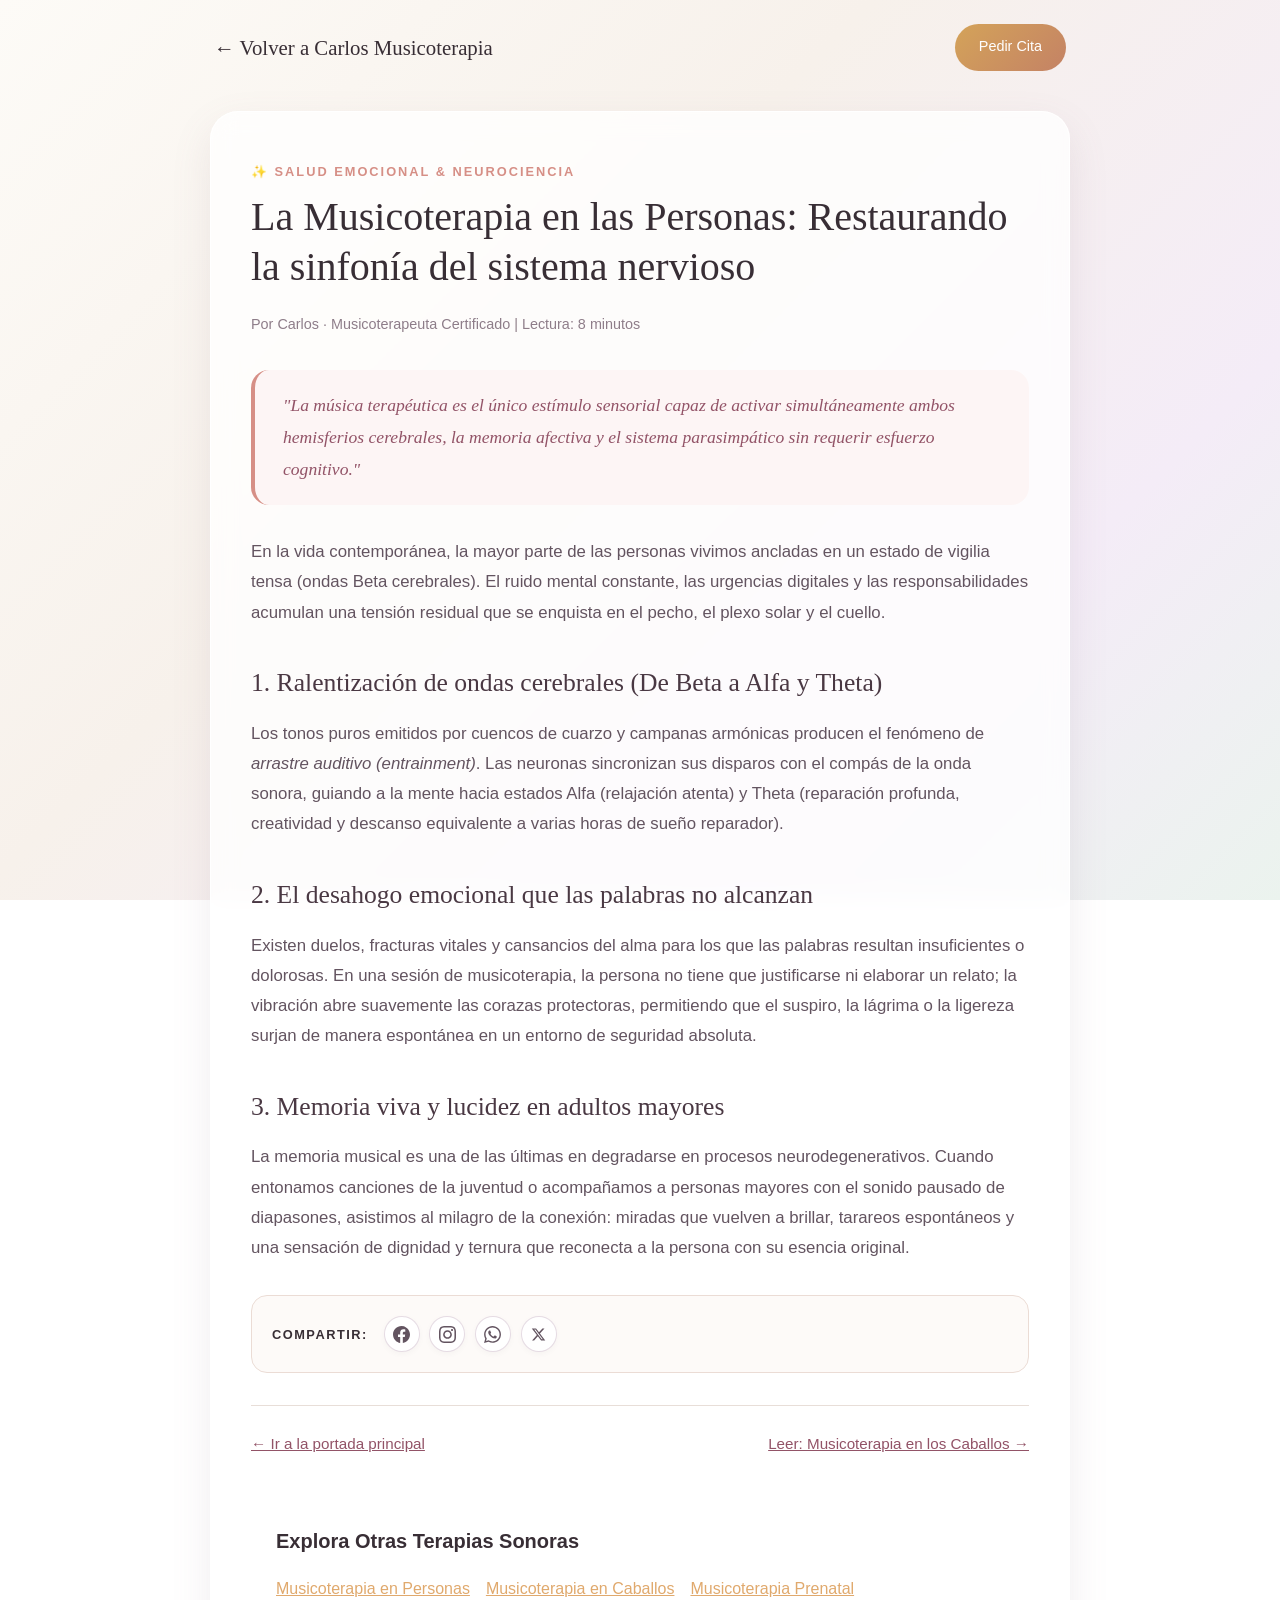
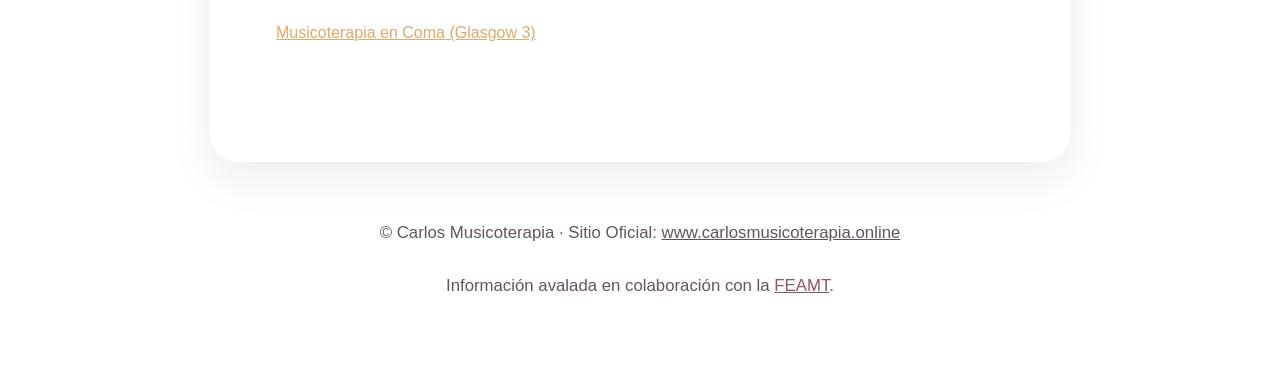
<file: musicoterapia-personas.html>
<!DOCTYPE html>
<html lang="es">
<head>
  <meta charset="UTF-8">
  <meta name="viewport" content="width=device-width, initial-scale=1.0">
  <title>Musicoterapia en Personas | Armonía del Sistema Nervioso</title>
  <meta name="description" content="Cómo la sonoterapia con cuencos y frecuencias 432 Hz equilibra el sistema nervioso, alivia la ansiedad y estimula la memoria emocional.">
  <meta name="keywords" content="musicoterapia en personas, sonoterapia, cuencos tibetanos ansiedad, alivio estres sonido, relajacion profunda">
  <meta name="robots" content="index, follow, max-snippet:-1, max-image-preview:large, max-video-preview:-1">
  <link rel="canonical" href="https://www.carlosmusicoterapia.online/musicoterapia-personas.html">
  <meta name="theme-color" content="#faf7f2">
  <meta http-equiv="Content-Security-Policy" content="upgrade-insecure-requests">

  <link rel="icon" type="image/svg+xml" href="favicon.svg">
  <link rel="apple-touch-icon" href="favicon.svg">

  <meta property="og:locale" content="es_ES">
  <meta property="og:type" content="article">
  <meta property="og:site_name" content="Carlos Musicoterapia">
  <meta property="og:title" content="Musicoterapia en Personas | Armonía del Sistema Nervioso">
  <meta property="og:description" content="El impacto científico y vivencial de las frecuencias armónicas frente a la ansiedad, el insomnio y la memoria en adultos mayores.">
  <meta property="og:url" content="https://www.carlosmusicoterapia.online/musicoterapia-personas.html">
  <meta property="og:image" content="https://www.carlosmusicoterapia.online/og-image.svg">

  <meta name="twitter:card" content="summary_large_image">
  <meta name="twitter:title" content="Musicoterapia en Personas | Carlos Musicoterapia">
  <meta name="twitter:description" content="Restaurando la sinfonía natural del sistema nervioso mediante el sonido.">
  <meta name="twitter:image" content="https://www.carlosmusicoterapia.online/og-image.svg">

  <script type="application/ld+json">
  {
    "@context": "https://schema.org",
    "@type": "BlogPosting",
    "headline": "La Musicoterapia en las Personas: Restaurando la sinfonía del sistema nervioso",
    "url": "https://www.carlosmusicoterapia.online/musicoterapia-personas.html",
    "description": "Cómo la sonoterapia equilibra el sistema nervioso, alivia la ansiedad y rescata recuerdos en adultos mayores.",
    "inLanguage": "es-ES",
    "author": {
      "@type": "Person",
      "name": "Carlos"
    },
    "publisher": {
      "@type": "Organization",
      "name": "Carlos Musicoterapia",
      "url": "https://www.carlosmusicoterapia.online/"
    }
  }
  </script>

  <style>
    :root {
      --bg-gradient: linear-gradient(135deg, #fdfbf7 0%, #f7f1eb 40%, #f4ecf7 75%, #ebf3ee 100%);
      --c-text-main: #382e35;
      --c-text-soft: #635460;
      --c-gold: #d4a359;
      --c-rose: #d68f86;
      --glass-bg: rgba(255, 255, 255, 0.78);
      --glass-border: rgba(255, 255, 255, 0.9);
      --radius-pill: 999px;
      --radius-card: 28px;
    }
    * { margin: 0; padding: 0; box-sizing: border-box; }
    body {
      background: var(--bg-gradient);
      background-attachment: fixed;
      color: var(--c-text-main);
      font-family: -apple-system, BlinkMacSystemFont, "Segoe UI", Roboto, sans-serif;
      line-height: 1.8;
      padding-bottom: 4rem;
    }
    .header-nav {
      max-width: 900px;
      margin: 0 auto;
      padding: 1.5rem 1.5rem 0;
      display: flex;
      justify-content: space-between;
      align-items: center;
    }
    .article-wrap {
      max-width: 860px;
      margin: 2.5rem auto 0;
      padding: 3rem 2.5rem;
      background: var(--glass-bg);
      backdrop-filter: blur(12px);
      border: 1px solid var(--glass-border);
      border-radius: var(--radius-card);
      box-shadow: 0 16px 40px rgba(133, 105, 126, 0.12);
    }
    h1 { font-family: Georgia, serif; font-size: 2.5rem; line-height: 1.25; margin-bottom: 1.25rem; font-weight: 300; }
    h2 { font-family: Georgia, serif; font-size: 1.6rem; margin: 2rem 0 0.8rem; color: #4a3843; font-weight: 400; }
    p { margin-bottom: 1.4rem; font-size: 1.05rem; color: var(--c-text-soft); font-weight: 300; }
    .quote-box {
      font-family: Georgia, serif; font-style: italic; color: #925367;
      background: #fdf5f5; padding: 1.25rem 1.75rem; border-radius: 18px;
      border-left: 4px solid var(--c-rose); margin: 2rem 0; font-size: 1.1rem;
    }
    .btn-glow {
      background: linear-gradient(135deg, #d4a359 0%, #c48265 100%);
      color: #fff; padding: 0.65rem 1.5rem; border-radius: var(--radius-pill);
      text-decoration: none; font-size: 0.9rem; font-weight: 500; display: inline-flex;
    }
    footer { text-align: center; margin-top: 3.5rem; font-size: 0.88rem; color: #7f6e7b; }
  
    @media (max-width: 768px) {
      .header-nav { flex-direction: column; gap: 0.75rem; text-align: center; }
      .article-wrap { padding: 2rem 1.25rem; margin-top: 1.5rem; }
      h1 { font-size: 1.95rem; }
      h2 { font-size: 1.4rem; }
    }
  
    /* ESTILOS BOTONES SOCIAL SHARE (SOLO LOGOS) */
    .share-btn {
      width: 36px;
      height: 36px;
      border-radius: 50%;
      display: inline-flex;
      align-items: center;
      justify-content: center;
      background: #ffffff;
      border: 1px solid rgba(220, 206, 217, 0.7);
      color: #635460;
      cursor: pointer;
      text-decoration: none;
      transition: all 0.25s ease;
      box-shadow: 0 2px 6px rgba(0,0,0,0.03);
    }
    .share-btn:hover {
      transform: translateY(-2px);
      box-shadow: 0 4px 12px rgba(0,0,0,0.1);
    }
    .share-fb:hover { color: #1877f2; border-color: #1877f2; background: #f0f4fc; }
    .share-ig:hover { color: #e4405f; border-color: #e4405f; background: #fdf0f3; }
    .share-wa:hover { color: #25d366; border-color: #25d366; background: #f0fbf4; }
    .share-x:hover { color: #000000; border-color: #000000; background: #f5f5f5; }

  </style>
  <script async src="https://plausible.burtiraven4.synology.me/js/pa-6GNcijm8p1kwjBPJTRdkI.js"></script>
  <!-- Matomo -->
  <script>
    var _paq = window._paq = window._paq || [];
    /* tracker methods like "setCustomDimension" should be called before "trackPageView" */
    _paq.push(['trackPageView']);
    _paq.push(['enableLinkTracking']);
    (function() {
      var u="//matomo.vpsburti.com/";
      _paq.push(['setTrackerUrl', u+'matomo.php']);
      _paq.push(['setSiteId', '7']);
      var d=document, g=d.createElement('script'), s=d.getElementsByTagName('script')[0];
      g.async=true; g.src=u+'matomo.js'; s.parentNode.insertBefore(g,s);
    })();
  </script>
  <!-- End Matomo Code -->
</head>
<body>
  <div class="header-nav">
    <a href="https://www.carlosmusicoterapia.online/" style="text-decoration: none; font-family: Georgia, serif; font-size: 1.3rem; color: var(--c-text-main);">
      ← Volver a Carlos Musicoterapia
    </a>
    <a href="https://www.carlosmusicoterapia.online/#contacto" class="btn-glow">
      Pedir Cita
    </a>
  </div>

  <article class="article-wrap">
    <span style="font-size: 0.8rem; letter-spacing: 2px; text-transform: uppercase; color: var(--c-rose); font-weight: 600; display: block; margin-bottom: 0.6rem;">
      ✨ Salud Emocional & Neurociencia
    </span>
    <h1>La Musicoterapia en las Personas: Restaurando la sinfonía del sistema nervioso</h1>
    <p style="font-size: 0.9rem; color: #8e7d89;">Por Carlos · Musicoterapeuta Certificado | Lectura: 8 minutos</p>

    <div class="quote-box">
      "La música terapéutica es el único estímulo sensorial capaz de activar simultáneamente ambos hemisferios cerebrales, la memoria afectiva y el sistema parasimpático sin requerir esfuerzo cognitivo."
    </div>

    <p>En la vida contemporánea, la mayor parte de las personas vivimos ancladas en un estado de vigilia tensa (ondas Beta cerebrales). El ruido mental constante, las urgencias digitales y las responsabilidades acumulan una tensión residual que se enquista en el pecho, el plexo solar y el cuello.</p>

    <h2>1. Ralentización de ondas cerebrales (De Beta a Alfa y Theta)</h2>
    <p>Los tonos puros emitidos por cuencos de cuarzo y campanas armónicas producen el fenómeno de <em>arrastre auditivo (entrainment)</em>. Las neuronas sincronizan sus disparos con el compás de la onda sonora, guiando a la mente hacia estados Alfa (relajación atenta) y Theta (reparación profunda, creatividad y descanso equivalente a varias horas de sueño reparador).</p>

    <h2>2. El desahogo emocional que las palabras no alcanzan</h2>
    <p>Existen duelos, fracturas vitales y cansancios del alma para los que las palabras resultan insuficientes o dolorosas. En una sesión de musicoterapia, la persona no tiene que justificarse ni elaborar un relato; la vibración abre suavemente las corazas protectoras, permitiendo que el suspiro, la lágrima o la ligereza surjan de manera espontánea en un entorno de seguridad absoluta.</p>

    <h2>3. Memoria viva y lucidez en adultos mayores</h2>
    <p>La memoria musical es una de las últimas en degradarse en procesos neurodegenerativos. Cuando entonamos canciones de la juventud o acompañamos a personas mayores con el sonido pausado de diapasones, asistimos al milagro de la conexión: miradas que vuelven a brillar, tarareos espontáneos y una sensación de dignidad y ternura que reconecta a la persona con su esencia original.</p>

        <!-- BOTONES COMPARTIR SOCIALES (SOLO LOGOS) -->
    <div style="display: flex; align-items: center; gap: 0.6rem; margin-top: 2rem; padding: 1.25rem; background: #fdfaf8; border-radius: 16px; border: 1px solid #ebdcd5; flex-wrap: wrap;">
      <span style="font-size: 0.8rem; text-transform: uppercase; letter-spacing: 1.5px; color: var(--c-text-main); font-weight: 600; margin-right: 0.4rem;">
        Compartir:
      </span>
      
      <!-- Facebook -->
      <a href="https://www.facebook.com/sharer/sharer.php?u=https%3A%2F%2Fwww.carlosmusicoterapia.online%2Fmusicoterapia-personas.html" target="_blank" rel="noopener noreferrer" class="share-btn share-fb" aria-label="Compartir en Facebook" title="Compartir en Facebook"><span style="position:absolute;width:1px;height:1px;padding:0;margin:-1px;overflow:hidden;clip:rect(0,0,0,0);white-space:nowrap;border:0;">Compartir en Facebook</span>
        <svg width="17" height="17" viewBox="0 0 24 24" fill="currentColor">
          <path d="M24 12.073c0-6.627-5.373-12-12-12s-12 5.373-12 12c0 5.99 4.388 10.954 10.125 11.854v-8.385H7.078v-3.47h3.047V9.43c0-3.007 1.792-4.669 4.533-4.669 1.312 0 2.686.235 2.686.235v2.953H15.83c-1.491 0-1.956.925-1.956 1.874v2.25h3.328l-.532 3.47h-2.796v8.385C19.612 23.027 24 18.062 24 12.073z"/>
        </svg>
      </a>

      <!-- Instagram / Copiar Enlace -->
      <button type="button" onclick="compartirInstagram('https://www.carlosmusicoterapia.online/musicoterapia-personas.html')" class="share-btn share-ig" aria-label="Compartir en Instagram" title="Compartir en Instagram">
        <svg width="17" height="17" viewBox="0 0 24 24" fill="currentColor">
          <path d="M12 2.163c3.204 0 3.584.012 4.85.07 3.252.148 4.771 1.691 4.919 4.919.058 1.265.069 1.645.069 4.849 0 3.205-.012 3.584-.069 4.849-.149 3.225-1.664 4.771-4.919 4.919-1.266.058-1.644.07-4.85.07-3.204 0-3.584-.012-4.849-.07-3.26-.149-4.771-1.699-4.919-4.92-.058-1.265-.07-1.644-.07-4.849 0-3.204.013-3.583.07-4.849.149-3.227 1.664-4.771 4.919-4.919 1.266-.057 1.645-.069 4.849-.069zm0-2.163c-3.259 0-3.667.014-4.947.072-4.358.2-6.78 2.618-6.98 6.98-.059 1.281-.073 1.689-.073 4.948 0 3.259.014 3.668.072 4.948.2 4.358 2.618 6.78 6.98 6.98 1.281.058 1.689.072 4.948.072 3.259 0 3.668-.014 4.948-.072 4.354-.2 6.782-2.618 6.979-6.98.059-1.28.073-1.689.073-4.948 0-3.259-.014-3.667-.072-4.947-.196-4.354-2.617-6.78-6.979-6.98-1.281-.059-1.69-.073-4.949-.073zm0 5.838c-3.403 0-6.162 2.759-6.162 6.162s2.759 6.163 6.162 6.163 6.162-2.759 6.162-6.163c0-3.403-2.759-6.162-6.162-6.162zm0 10.162c-2.209 0-4-1.79-4-4 0-2.209 1.791-4 4-4s4 1.791 4 4c0 2.21-1.791 4-4 4zm6.406-11.845c-.796 0-1.441.645-1.441 1.44s.645 1.44 1.441 1.44c.795 0 1.439-.645 1.439-1.44s-.644-1.44-1.439-1.44z"/>
        </svg>
      </button>

      <!-- WhatsApp -->
      <a href="https://api.whatsapp.com/send?text=Musicoterapia%20en%20Personas%20-%20https%3A%2F%2Fwww.carlosmusicoterapia.online%2Fmusicoterapia-personas.html" target="_blank" rel="noopener noreferrer" class="share-btn share-wa" aria-label="Compartir en WhatsApp" title="Compartir en WhatsApp"><span style="position:absolute;width:1px;height:1px;padding:0;margin:-1px;overflow:hidden;clip:rect(0,0,0,0);white-space:nowrap;border:0;">Compartir en WhatsApp</span>
        <svg width="17" height="17" viewBox="0 0 24 24" fill="currentColor">
          <path d="M.057 24l1.687-6.163c-1.041-1.804-1.588-3.849-1.587-5.946.003-6.556 5.338-11.891 11.893-11.891 3.181.001 6.167 1.24 8.413 3.488 2.245 2.248 3.481 5.236 3.48 8.414-.003 6.557-5.338 11.892-11.893 11.892-1.99-.001-3.951-.5-5.688-1.448l-6.305 1.654zm6.597-3.807c1.676.995 3.276 1.591 5.392 1.592 5.448 0 9.886-4.434 9.889-9.885.002-5.462-4.415-9.89-9.881-9.892-5.452 0-9.887 4.434-9.889 9.884-.001 2.225.651 3.891 1.746 5.634l-.999 3.648 3.742-.981zm11.387-5.464c-.074-.124-.272-.198-.57-.347-.297-.149-1.758-.868-2.031-.967-.272-.099-.47-.149-.669.149-.198.297-.768.967-.941 1.165-.173.198-.347.223-.644.074-.297-.149-1.255-.462-2.39-1.475-.883-.788-1.48-1.761-1.653-2.059-.173-.297-.018-.458.13-.606.134-.133.297-.347.446-.521.151-.172.2-.296.3-.495.099-.198.05-.372-.025-.521-.075-.148-.669-1.611-.916-2.206-.242-.579-.487-.501-.669-.51l-.57-.01c-.198 0-.52.074-.792.372s-1.04 1.016-1.04 2.479 1.065 2.876 1.213 3.074c.149.198 2.095 3.2 5.076 4.487.709.306 1.263.489 1.694.626.712.226 1.36.194 1.872.118.571-.085 1.758-.719 2.006-1.413.248-.695.248-1.29.173-1.414z"/>
        </svg>
      </a>

      <!-- X / Twitter -->
      <a href="https://twitter.com/intent/tweet?url=https%3A%2F%2Fwww.carlosmusicoterapia.online%2Fmusicoterapia-personas.html&text=Musicoterapia%20en%20Personas" target="_blank" rel="noopener noreferrer" class="share-btn share-x" aria-label="Compartir en X (Twitter)" title="Compartir en X"><span style="position:absolute;width:1px;height:1px;padding:0;margin:-1px;overflow:hidden;clip:rect(0,0,0,0);white-space:nowrap;border:0;">Compartir en X Twitter</span>
        <svg width="15" height="15" viewBox="0 0 24 24" fill="currentColor">
          <path d="M18.244 2.25h3.308l-7.227 8.26 8.502 11.24H16.17l-5.214-6.817L4.99 21.75H1.68l7.73-8.835L1.254 2.25H8.08l4.713 6.231zm-1.161 17.52h1.833L7.084 4.126H5.117z"/>
        </svg>
      </a>
    </div>

    <div style="margin-top: 2rem; padding-top: 1.5rem; border-top: 1px solid #e8ded8; display: flex; justify-content: space-between; align-items: center; flex-wrap: wrap; gap: 1rem;">
      <a href="https://www.carlosmusicoterapia.online/" style="color: #925367; text-decoration: underline; font-size: 0.95rem;">
        ← Ir a la portada principal
      </a>
      <a href="https://www.carlosmusicoterapia.online/musicoterapia-caballos.html" style="color: #925367; text-decoration: underline; font-size: 0.95rem;">
        Leer: Musicoterapia en los Caballos →
      </a>
    </div>
  
      <!-- Enlazado cruzado de terapias -->
      <div class="terapias-relacionadas" style="margin: 2.5rem 0; padding: 1.5rem; background: rgba(255,255,255,0.05); border-radius: 12px; border: 1px solid rgba(255,255,255,0.1);">
        <h3 style="margin-bottom: 1rem; font-size: 1.25rem;">Explora Otras Terapias Sonoras</h3>
        <ul style="list-style: none; padding: 0; display: flex; flex-wrap: wrap; gap: 1rem;">
          <li><a href="musicoterapia-personas.html" style="color: var(--accent, #e0a96d); text-decoration: underline;">Musicoterapia en Personas</a></li>
          <li><a href="musicoterapia-caballos.html" style="color: var(--accent, #e0a96d); text-decoration: underline;">Musicoterapia en Caballos</a></li>
          <li><a href="musicoterapia-prenatal.html" style="color: var(--accent, #e0a96d); text-decoration: underline;">Musicoterapia Prenatal</a></li>
          <li><a href="musicoterapia-coma.html" style="color: var(--accent, #e0a96d); text-decoration: underline;">Musicoterapia en Coma (Glasgow 3)</a></li>
        </ul>
      </div>

    </article>

  <footer>
    <p>© Carlos Musicoterapia · Sitio Oficial: <a href="https://www.carlosmusicoterapia.online/" style="color: inherit;">www.carlosmusicoterapia.online</a></p>
    <p style="margin-top: 0.4rem;">Información avalada en colaboración con la <a href="https://feamt.es/" target="_blank" rel="noopener noreferrer" style="color: #925367;">FEAMT</a>.</p>
  </footer>

  <script>
    function compartirInstagram(url) {
      if (navigator.clipboard) {
        navigator.clipboard.writeText(url).then(() => {
          alert("✨ ¡Enlace copiado al portapapeles! Ya puedes compartirlo en tu historia o mensaje de Instagram.");
        }).catch(() => {
          prompt("Copia este enlace para compartir en Instagram:", url);
        });
      } else {
        prompt("Copia este enlace para compartir en Instagram:", url);
      }
    }
  </script>
</body>

</html>
</file>
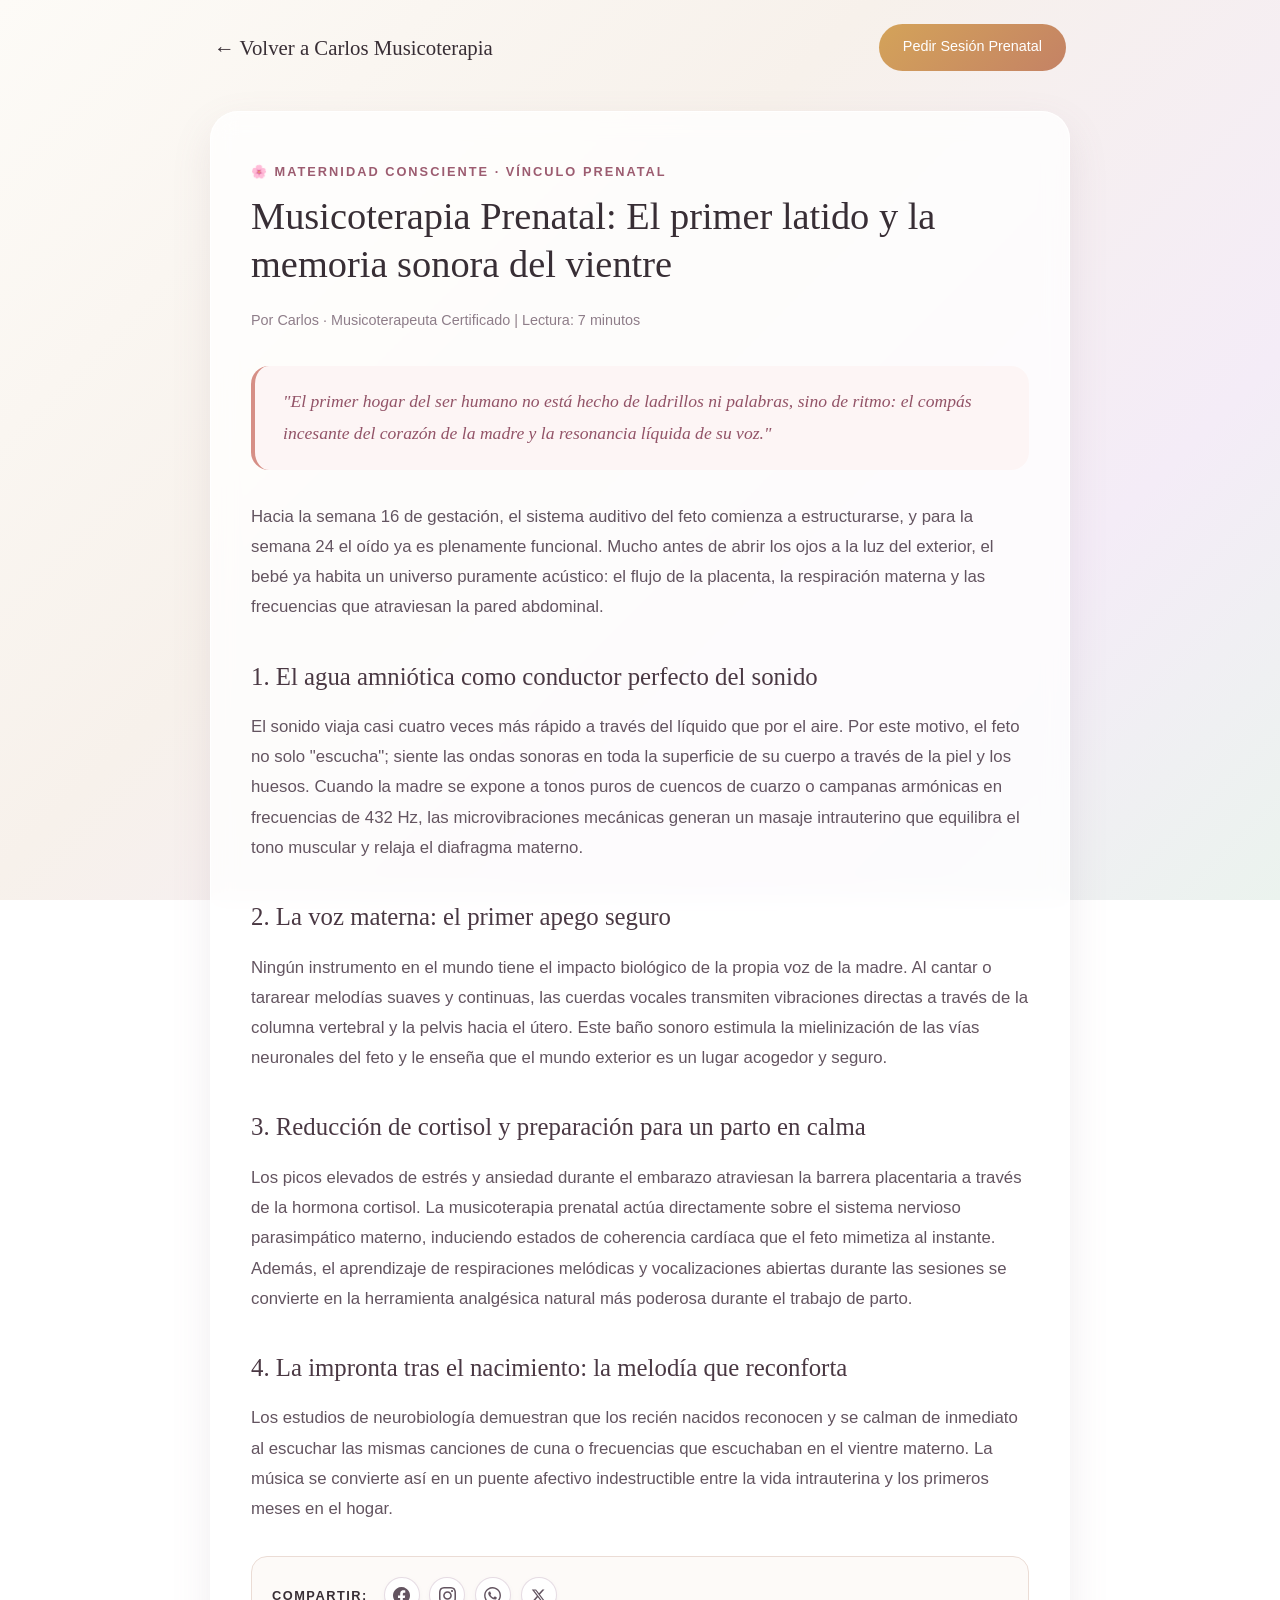
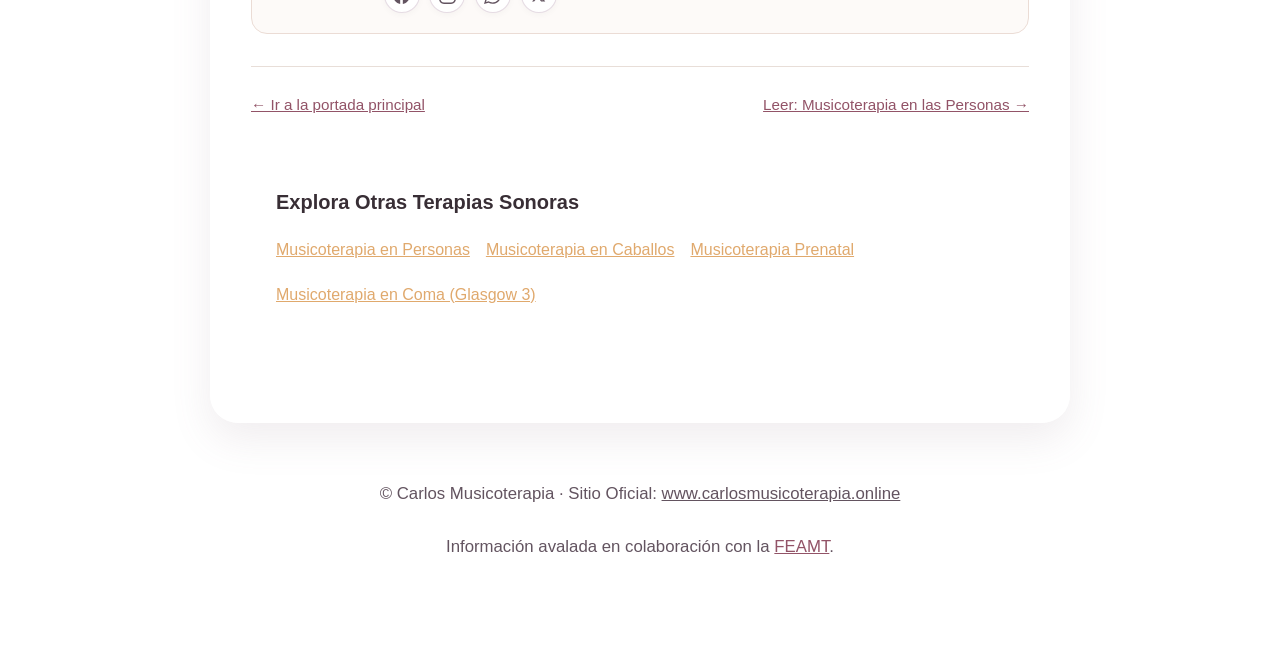
<file: musicoterapia-prenatal.html>
<!DOCTYPE html>
<html lang="es">
<head>
  <meta charset="UTF-8">
  <meta name="viewport" content="width=device-width, initial-scale=1.0">
  <title>Musicoterapia Prenatal | El Primer Latido y el Abrazo del Vientre</title>
  <meta name="description" content="Descubre la musicoterapia prenatal: cómo la vibración de la voz materna, los cuencos sutiles y el sonido fortalecen el vínculo con el bebé y calman el parto.">
  <meta name="keywords" content="musicoterapia prenatal, embarazo y sonido, estimulacion musical prenatal, vinculo madre bebe, cuencos tibetanos embarazo">
  <meta name="robots" content="index, follow, max-snippet:-1, max-image-preview:large, max-video-preview:-1">
  <link rel="canonical" href="https://www.carlosmusicoterapia.online/musicoterapia-prenatal.html">
  <meta name="theme-color" content="#faf7f2">
  <meta http-equiv="Content-Security-Policy" content="upgrade-insecure-requests">

  <link rel="icon" type="image/svg+xml" href="favicon.svg">
  <link rel="apple-touch-icon" href="favicon.svg">

  <meta property="og:locale" content="es_ES">
  <meta property="og:type" content="article">
  <meta property="og:site_name" content="Carlos Musicoterapia">
  <meta property="og:title" content="Musicoterapia Prenatal | El Primer Latido y el Abrazo del Vientre">
  <meta property="og:description" content="Cómo la acústica intrauterina y la sonoterapia nutren el desarrollo neurológico del feto y tejen un lazo de serenidad antes del nacimiento.">
  <meta property="og:url" content="https://www.carlosmusicoterapia.online/musicoterapia-prenatal.html">
  <meta property="og:image" content="https://www.carlosmusicoterapia.online/og-image.svg">

  <meta name="twitter:card" content="summary_large_image">
  <meta name="twitter:title" content="Musicoterapia Prenatal | Carlos Musicoterapia">
  <meta name="twitter:description" content="La huella del sonido en el vientre materno y el bienestar en el embarazo.">
  <meta name="twitter:image" content="https://www.carlosmusicoterapia.online/og-image.svg">

  <script type="application/ld+json">
  {
    "@context": "https://schema.org",
    "@type": "BlogPosting",
    "headline": "Musicoterapia Prenatal: El Primer Latido y la Memoria Sonora del Vientre",
    "url": "https://www.carlosmusicoterapia.online/musicoterapia-prenatal.html",
    "description": "Descubre cómo la vibración acústica intrauterina y la voz nutren el sistema nervioso del bebé y aportan calma a la madre durante el embarazo.",
    "inLanguage": "es-ES",
    "author": {
      "@type": "Person",
      "name": "Carlos"
    },
    "publisher": {
      "@type": "Organization",
      "name": "Carlos Musicoterapia",
      "url": "https://www.carlosmusicoterapia.online/"
    }
  }
  </script>

  <style>
    :root {
      --bg-gradient: linear-gradient(135deg, #fdfbf7 0%, #f7f1eb 40%, #f4ecf7 75%, #ebf3ee 100%);
      --c-text-main: #382e35;
      --c-text-soft: #635460;
      --c-gold: #d4a359;
      --c-rose: #d68f86;
      --glass-bg: rgba(255, 255, 255, 0.78);
      --glass-border: rgba(255, 255, 255, 0.9);
      --radius-pill: 999px;
      --radius-card: 28px;
    }
    * { margin: 0; padding: 0; box-sizing: border-box; }
    body {
      background: var(--bg-gradient);
      background-attachment: fixed;
      color: var(--c-text-main);
      font-family: -apple-system, BlinkMacSystemFont, "Segoe UI", Roboto, sans-serif;
      line-height: 1.8;
      padding-bottom: 4rem;
    }
    .header-nav {
      max-width: 900px;
      margin: 0 auto;
      padding: 1.5rem 1.5rem 0;
      display: flex;
      justify-content: space-between;
      align-items: center;
    }
    .article-wrap {
      max-width: 860px;
      margin: 2.5rem auto 0;
      padding: 3rem 2.5rem;
      background: var(--glass-bg);
      backdrop-filter: blur(12px);
      border: 1px solid var(--glass-border);
      border-radius: var(--radius-card);
      box-shadow: 0 16px 40px rgba(133, 105, 126, 0.12);
    }
    h1 { font-family: Georgia, serif; font-size: 2.4rem; line-height: 1.25; margin-bottom: 1.25rem; font-weight: 300; }
    h2 { font-family: Georgia, serif; font-size: 1.55rem; margin: 2rem 0 0.8rem; color: #4a3843; font-weight: 400; }
    p { margin-bottom: 1.4rem; font-size: 1.05rem; color: var(--c-text-soft); font-weight: 300; }
    .quote-box {
      font-family: Georgia, serif; font-style: italic; color: #925367;
      background: #fdf5f5; padding: 1.25rem 1.75rem; border-radius: 18px;
      border-left: 4px solid var(--c-rose); margin: 2rem 0; font-size: 1.1rem;
    }
    .btn-glow {
      background: linear-gradient(135deg, #d4a359 0%, #c48265 100%);
      color: #fff; padding: 0.65rem 1.5rem; border-radius: var(--radius-pill);
      text-decoration: none; font-size: 0.9rem; font-weight: 500; display: inline-flex;
    }
    .share-btn {
      width: 36px;
      height: 36px;
      border-radius: 50%;
      display: inline-flex;
      align-items: center;
      justify-content: center;
      background: #ffffff;
      border: 1px solid rgba(220, 206, 217, 0.7);
      color: #635460;
      cursor: pointer;
      text-decoration: none;
      transition: all 0.25s ease;
      box-shadow: 0 2px 6px rgba(0,0,0,0.03);
    }
    .share-btn:hover { transform: translateY(-2px); box-shadow: 0 4px 12px rgba(0,0,0,0.1); }
    .share-fb:hover { color: #1877f2; border-color: #1877f2; background: #f0f4fc; }
    .share-ig:hover { color: #e4405f; border-color: #e4405f; background: #fdf0f3; }
    .share-wa:hover { color: #25d366; border-color: #25d366; background: #f0fbf4; }
    .share-x:hover { color: #000000; border-color: #000000; background: #f5f5f5; }

    footer { text-align: center; margin-top: 3.5rem; font-size: 0.88rem; color: #7f6e7b; }
    @media (max-width: 768px) {
      .header-nav { flex-direction: column; gap: 0.75rem; text-align: center; }
      .article-wrap { padding: 2rem 1.25rem; margin-top: 1.5rem; }
      h1 { font-size: 1.95rem; }
      h2 { font-size: 1.4rem; }
    }
  </style>
  <script async src="https://plausible.burtiraven4.synology.me/js/pa-6GNcijm8p1kwjBPJTRdkI.js"></script>
  <!-- Matomo -->
  <script>
    var _paq = window._paq = window._paq || [];
    _paq.push(['trackPageView']);
    _paq.push(['enableLinkTracking']);
    (function() {
      var u="//matomo.vpsburti.com/";
      _paq.push(['setTrackerUrl', u+'matomo.php']);
      _paq.push(['setSiteId', '7']);
      var d=document, g=d.createElement('script'), s=d.getElementsByTagName('script')[0];
      g.async=true; g.src=u+'matomo.js'; s.parentNode.insertBefore(g,s);
    })();
  </script>
</head>
<body>
  <div class="header-nav">
    <a href="https://www.carlosmusicoterapia.online/" style="text-decoration: none; font-family: Georgia, serif; font-size: 1.3rem; color: var(--c-text-main);">
      ← Volver a Carlos Musicoterapia
    </a>
    <a href="https://www.carlosmusicoterapia.online/#contacto" class="btn-glow">
      Pedir Sesión Prenatal
    </a>
  </div>

  <article class="article-wrap">
    <span style="font-size: 0.8rem; letter-spacing: 2px; text-transform: uppercase; color: #9c5c70; font-weight: 600; display: block; margin-bottom: 0.6rem;">
      🌸 Maternidad Consciente · Vínculo Prenatal
    </span>
    <h1>Musicoterapia Prenatal: El primer latido y la memoria sonora del vientre</h1>
    <p style="font-size: 0.9rem; color: #8e7d89;">Por Carlos · Musicoterapeuta Certificado | Lectura: 7 minutos</p>

    <div class="quote-box">
      "El primer hogar del ser humano no está hecho de ladrillos ni palabras, sino de ritmo: el compás incesante del corazón de la madre y la resonancia líquida de su voz."
    </div>

    <p>Hacia la semana 16 de gestación, el sistema auditivo del feto comienza a estructurarse, y para la semana 24 el oído ya es plenamente funcional. Mucho antes de abrir los ojos a la luz del exterior, el bebé ya habita un universo puramente acústico: el flujo de la placenta, la respiración materna y las frecuencias que atraviesan la pared abdominal.</p>

    <h2>1. El agua amniótica como conductor perfecto del sonido</h2>
    <p>El sonido viaja casi cuatro veces más rápido a través del líquido que por el aire. Por este motivo, el feto no solo "escucha"; siente las ondas sonoras en toda la superficie de su cuerpo a través de la piel y los huesos. Cuando la madre se expone a tonos puros de cuencos de cuarzo o campanas armónicas en frecuencias de 432 Hz, las microvibraciones mecánicas generan un masaje intrauterino que equilibra el tono muscular y relaja el diafragma materno.</p>

    <h2>2. La voz materna: el primer apego seguro</h2>
    <p>Ningún instrumento en el mundo tiene el impacto biológico de la propia voz de la madre. Al cantar o tararear melodías suaves y continuas, las cuerdas vocales transmiten vibraciones directas a través de la columna vertebral y la pelvis hacia el útero. Este baño sonoro estimula la mielinización de las vías neuronales del feto y le enseña que el mundo exterior es un lugar acogedor y seguro.</p>

    <h2>3. Reducción de cortisol y preparación para un parto en calma</h2>
    <p>Los picos elevados de estrés y ansiedad durante el embarazo atraviesan la barrera placentaria a través de la hormona cortisol. La musicoterapia prenatal actúa directamente sobre el sistema nervioso parasimpático materno, induciendo estados de coherencia cardíaca que el feto mimetiza al instante. Además, el aprendizaje de respiraciones melódicas y vocalizaciones abiertas durante las sesiones se convierte en la herramienta analgésica natural más poderosa durante el trabajo de parto.</p>

    <h2>4. La impronta tras el nacimiento: la melodía que reconforta</h2>
    <p>Los estudios de neurobiología demuestran que los recién nacidos reconocen y se calman de inmediato al escuchar las mismas canciones de cuna o frecuencias que escuchaban en el vientre materno. La música se convierte así en un puente afectivo indestructible entre la vida intrauterina y los primeros meses en el hogar.</p>

    <!-- BOTONES COMPARTIR SOCIALES (SOLO LOGOS) -->
    <div style="display: flex; align-items: center; gap: 0.6rem; margin-top: 2rem; padding: 1.25rem; background: #fdfaf8; border-radius: 16px; border: 1px solid #ebdcd5; flex-wrap: wrap;">
      <span style="font-size: 0.8rem; text-transform: uppercase; letter-spacing: 1.5px; color: var(--c-text-main); font-weight: 600; margin-right: 0.4rem;">
        Compartir:
      </span>
      
      <!-- Facebook -->
      <a href="https://www.facebook.com/sharer/sharer.php?u=https%3A%2F%2Fwww.carlosmusicoterapia.online%2Fmusicoterapia-prenatal.html" target="_blank" rel="noopener noreferrer" class="share-btn share-fb" aria-label="Compartir en Facebook" title="Compartir en Facebook"><span style="position:absolute;width:1px;height:1px;padding:0;margin:-1px;overflow:hidden;clip:rect(0,0,0,0);white-space:nowrap;border:0;">Compartir en Facebook</span>
        <svg width="17" height="17" viewBox="0 0 24 24" fill="currentColor">
          <path d="M24 12.073c0-6.627-5.373-12-12-12s-12 5.373-12 12c0 5.99 4.388 10.954 10.125 11.854v-8.385H7.078v-3.47h3.047V9.43c0-3.007 1.792-4.669 4.533-4.669 1.312 0 2.686.235 2.686.235v2.953H15.83c-1.491 0-1.956.925-1.956 1.874v2.25h3.328l-.532 3.47h-2.796v8.385C19.612 23.027 24 18.062 24 12.073z"/>
        </svg>
      </a>

      <!-- Instagram / Copiar Enlace -->
      <button type="button" onclick="compartirInstagram('https://www.carlosmusicoterapia.online/musicoterapia-prenatal.html')" class="share-btn share-ig" aria-label="Compartir en Instagram" title="Compartir en Instagram">
        <svg width="17" height="17" viewBox="0 0 24 24" fill="currentColor">
          <path d="M12 2.163c3.204 0 3.584.012 4.85.07 3.252.148 4.771 1.691 4.919 4.919.058 1.265.069 1.645.069 4.849 0 3.205-.012 3.584-.069 4.849-.149 3.225-1.664 4.771-4.919 4.919-1.266.058-1.644.07-4.85.07-3.204 0-3.584-.012-4.849-.07-3.26-.149-4.771-1.699-4.919-4.92-.058-1.265-.07-1.644-.07-4.849 0-3.204.013-3.583.07-4.849.149-3.227 1.664-4.771 4.919-4.919 1.266-.057 1.645-.069 4.849-.069zm0-2.163c-3.259 0-3.667.014-4.947.072-4.358.2-6.78 2.618-6.98 6.98-.059 1.281-.073 1.689-.073 4.948 0 3.259.014 3.668.072 4.948.2 4.358 2.618 6.78 6.98 6.98 1.281.058 1.689.072 4.948.072 3.259 0 3.668-.014 4.948-.072 4.354-.2 6.782-2.618 6.979-6.98.059-1.28.073-1.689.073-4.948 0-3.259-.014-3.667-.072-4.947-.196-4.354-2.617-6.78-6.979-6.98-1.281-.059-1.69-.073-4.949-.073zm0 5.838c-3.403 0-6.162 2.759-6.162 6.162s2.759 6.163 6.162 6.163 6.162-2.759 6.162-6.163c0-3.403-2.759-6.162-6.162-6.162zm0 10.162c-2.209 0-4-1.79-4-4 0-2.209 1.791-4 4-4s4 1.791 4 4c0 2.21-1.791 4-4 4zm6.406-11.845c-.796 0-1.441.645-1.441 1.44s.645 1.44 1.441 1.44c.795 0 1.439-.645 1.439-1.44s-.644-1.44-1.439-1.44z"/>
        </svg>
      </button>

      <!-- WhatsApp -->
      <a href="https://api.whatsapp.com/send?text=Musicoterapia%20Prenatal%20-%20https%3A%2F%2Fwww.carlosmusicoterapia.online%2Fmusicoterapia-prenatal.html" target="_blank" rel="noopener noreferrer" class="share-btn share-wa" aria-label="Compartir en WhatsApp" title="Compartir en WhatsApp"><span style="position:absolute;width:1px;height:1px;padding:0;margin:-1px;overflow:hidden;clip:rect(0,0,0,0);white-space:nowrap;border:0;">Compartir en WhatsApp</span>
        <svg width="17" height="17" viewBox="0 0 24 24" fill="currentColor">
          <path d="M.057 24l1.687-6.163c-1.041-1.804-1.588-3.849-1.587-5.946.003-6.556 5.338-11.891 11.893-11.891 3.181.001 6.167 1.24 8.413 3.488 2.245 2.248 3.481 5.236 3.48 8.414-.003 6.557-5.338 11.892-11.893 11.892-1.99-.001-3.951-.5-5.688-1.448l-6.305 1.654zm6.597-3.807c1.676.995 3.276 1.591 5.392 1.592 5.448 0 9.886-4.434 9.889-9.885.002-5.462-4.415-9.89-9.881-9.892-5.452 0-9.887 4.434-9.889 9.884-.001 2.225.651 3.891 1.746 5.634l-.999 3.648 3.742-.981zm11.387-5.464c-.074-.124-.272-.198-.57-.347-.297-.149-1.758-.868-2.031-.967-.272-.099-.47-.149-.669.149-.198.297-.768.967-.941 1.165-.173.198-.347.223-.644.074-.297-.149-1.255-.462-2.39-1.475-.883-.788-1.48-1.761-1.653-2.059-.173-.297-.018-.458.13-.606.134-.133.297-.347.446-.521.151-.172.2-.296.3-.495.099-.198.05-.372-.025-.521-.075-.148-.669-1.611-.916-2.206-.242-.579-.487-.501-.669-.51l-.57-.01c-.198 0-.52.074-.792.372s-1.04 1.016-1.04 2.479 1.065 2.876 1.213 3.074c.149.198 2.095 3.2 5.076 4.487.709.306 1.263.489 1.694.626.712.226 1.36.194 1.872.118.571-.085 1.758-.719 2.006-1.413.248-.695.248-1.29.173-1.414z"/>
        </svg>
      </a>

      <!-- X / Twitter -->
      <a href="https://twitter.com/intent/tweet?url=https%3A%2F%2Fwww.carlosmusicoterapia.online%2Fmusicoterapia-prenatal.html&text=Musicoterapia%20Prenatal" target="_blank" rel="noopener noreferrer" class="share-btn share-x" aria-label="Compartir en X (Twitter)" title="Compartir en X"><span style="position:absolute;width:1px;height:1px;padding:0;margin:-1px;overflow:hidden;clip:rect(0,0,0,0);white-space:nowrap;border:0;">Compartir en X Twitter</span>
        <svg width="15" height="15" viewBox="0 0 24 24" fill="currentColor">
          <path d="M18.244 2.25h3.308l-7.227 8.26 8.502 11.24H16.17l-5.214-6.817L4.99 21.75H1.68l7.73-8.835L1.254 2.25H8.08l4.713 6.231zm-1.161 17.52h1.833L7.084 4.126H5.117z"/>
        </svg>
      </a>
    </div>

    <div style="margin-top: 2rem; padding-top: 1.5rem; border-top: 1px solid #e8ded8; display: flex; justify-content: space-between; align-items: center; flex-wrap: wrap; gap: 1rem;">
      <a href="https://www.carlosmusicoterapia.online/" style="color: #925367; text-decoration: underline; font-size: 0.95rem;">
        ← Ir a la portada principal
      </a>
      <a href="https://www.carlosmusicoterapia.online/musicoterapia-personas.html" style="color: #925367; text-decoration: underline; font-size: 0.95rem;">
        Leer: Musicoterapia en las Personas →
      </a>
    </div>
  
      <!-- Enlazado cruzado de terapias -->
      <div class="terapias-relacionadas" style="margin: 2.5rem 0; padding: 1.5rem; background: rgba(255,255,255,0.05); border-radius: 12px; border: 1px solid rgba(255,255,255,0.1);">
        <h3 style="margin-bottom: 1rem; font-size: 1.25rem;">Explora Otras Terapias Sonoras</h3>
        <ul style="list-style: none; padding: 0; display: flex; flex-wrap: wrap; gap: 1rem;">
          <li><a href="musicoterapia-personas.html" style="color: var(--accent, #e0a96d); text-decoration: underline;">Musicoterapia en Personas</a></li>
          <li><a href="musicoterapia-caballos.html" style="color: var(--accent, #e0a96d); text-decoration: underline;">Musicoterapia en Caballos</a></li>
          <li><a href="musicoterapia-prenatal.html" style="color: var(--accent, #e0a96d); text-decoration: underline;">Musicoterapia Prenatal</a></li>
          <li><a href="musicoterapia-coma.html" style="color: var(--accent, #e0a96d); text-decoration: underline;">Musicoterapia en Coma (Glasgow 3)</a></li>
        </ul>
      </div>

    </article>

  <footer>
    <p>© Carlos Musicoterapia · Sitio Oficial: <a href="https://www.carlosmusicoterapia.online/" style="color: inherit;">www.carlosmusicoterapia.online</a></p>
    <p style="margin-top: 0.4rem;">Información avalada en colaboración con la <a href="https://feamt.es/" target="_blank" rel="noopener noreferrer" style="color: #925367;">FEAMT</a>.</p>
  </footer>

  <script>
    function compartirInstagram(url) {
      if (navigator.clipboard) {
        navigator.clipboard.writeText(url).then(() => {
          alert("✨ ¡Enlace copiado al portapapeles! Ya puedes compartirlo en tu historia o mensaje de Instagram.");
        }).catch(() => {
          prompt("Copia este enlace para compartir en Instagram:", url);
        });
      } else {
        prompt("Copia este enlace para compartir en Instagram:", url);
      }
    }
  </script>
</body>
</html>
</file>
<file: css/style.css>
:root {
      --bg-gradient: linear-gradient(135deg, #fdfbf7 0%, #f7f1eb 40%, #f4ecf7 75%, #ebf3ee 100%);
      --c-cream: #faf7f2;
      --c-blush: #fbeee8;
      --c-lavender: #ece4f6;
      --c-sage: #e3ede3;
      --c-gold: #d4a359;
      --c-gold-soft: #f4e8d3;
      --c-rose: #d68f86;
      
      --c-text-main: #382e35;
      --c-text-soft: #635460;
      --c-text-muted: #8c7d89;

      --glass-bg: rgba(255, 255, 255, 0.72);
      --glass-border: rgba(255, 255, 255, 0.9);
      --glass-shadow: 0 12px 36px -8px rgba(133, 105, 126, 0.12), 0 4px 12px rgba(0,0,0,0.03);
      --radius-pill: 999px;
      --radius-card: 28px;
    }

    * {
      margin: 0;
      padding: 0;
      box-sizing: border-box;
    }

    body {
      background: var(--bg-gradient);
      background-attachment: fixed;
      color: var(--c-text-main);
      font-family: -apple-system, BlinkMacSystemFont, "Segoe UI", Roboto, "Helvetica Neue", sans-serif;
      line-height: 1.7;
      overflow-x: hidden;
      scroll-behavior: smooth;
    }

    h1, h2, h3, h4, .font-serif {
      font-family: "Georgia", "Baskerville", "Palatino Linotype", serif;
      font-weight: 300;
      letter-spacing: -0.01em;
    }

    .ambient-glow {
      position: fixed;
      border-radius: 50%;
      filter: blur(80px);
      z-index: -1;
      opacity: 0.5;
      pointer-events: none;
      animation: floatAura 18s ease-in-out infinite alternate;
    }
    .glow-1 {
      top: -10%;
      right: -10%;
      width: 550px;
      height: 550px;
      background: radial-gradient(circle, #fce5d8, #edd9fc);
    }
    .glow-2 {
      bottom: 10%;
      left: -10%;
      width: 500px;
      height: 500px;
      background: radial-gradient(circle, #dff0e2, #fbf0dc);
      animation-duration: 24s;
    }

    @keyframes floatAura {
      0% { transform: translate(0, 0) scale(1); }
      100% { transform: translate(-40px, 40px) scale(1.1); }
    }

    header.navbar {
      position: sticky;
      top: 0;
      z-index: 100;
      background: rgba(253, 251, 247, 0.85);
      backdrop-filter: blur(14px);
      border-bottom: 1px solid rgba(220, 206, 217, 0.35);
      transition: all 0.3s;
    }

    .nav-wrap {
      max-width: 1150px;
      margin: 0 auto;
      padding: 1rem 1.75rem;
      display: flex;
      justify-content: space-between;
      align-items: center;
    }

    .logo-area {
      display: flex;
      align-items: center;
      gap: 0.9rem;
      text-decoration: none;
      color: inherit;
    }

    .logo-mandala {
      width: 44px;
      height: 44px;
      border-radius: 50%;
      background: linear-gradient(135deg, #f7dfd4, #ebd5fb, #d4ebd9);
      display: flex;
      align-items: center;
      justify-content: center;
      box-shadow: 0 4px 14px rgba(212, 163, 89, 0.25);
    }

    .logo-text h1 {
      font-size: 1.35rem;
      color: var(--c-text-main);
      letter-spacing: 0.5px;
    }

    .logo-text span {
      font-size: 0.72rem;
      letter-spacing: 2px;
      text-transform: uppercase;
      color: var(--c-gold);
      display: block;
      font-weight: 500;
    }

    .nav-links {
      display: flex;
      align-items: center;
      gap: 2rem;
    }

    .nav-links a {
      color: var(--c-text-soft);
      text-decoration: none;
      font-size: 0.95rem;
      transition: color 0.2s;
    }

    .nav-links a:hover {
      color: var(--c-rose);
    }

    .btn-glow {
      background: linear-gradient(135deg, #d4a359 0%, #c48265 100%);
      color: #fff;
      padding: 0.65rem 1.5rem;
      border-radius: var(--radius-pill);
      text-decoration: none;
      font-size: 0.9rem;
      font-weight: 500;
      box-shadow: 0 4px 16px rgba(212, 163, 89, 0.3);
      transition: all 0.3s;
      border: none;
      cursor: pointer;
    }

    .btn-glow:hover {
      transform: translateY(-2px);
      box-shadow: 0 6px 20px rgba(212, 163, 89, 0.45);
    }

    .hero {
      text-align: center;
      padding: 4.5rem 1.5rem 3rem;
      max-width: 900px;
      margin: 0 auto;
    }

    .pill-tag {
      display: inline-flex;
      align-items: center;
      gap: 0.5rem;
      background: var(--glass-bg);
      border: 1px solid var(--glass-border);
      padding: 0.45rem 1.25rem;
      border-radius: var(--radius-pill);
      font-size: 0.8rem;
      color: var(--c-text-soft);
      letter-spacing: 1.5px;
      text-transform: uppercase;
      margin-bottom: 1.75rem;
      box-shadow: 0 2px 10px rgba(0,0,0,0.03);
    }

    .hero h2 {
      font-size: 3.2rem;
      line-height: 1.25;
      color: var(--c-text-main);
      margin-bottom: 1.5rem;
    }

    .hero h2 span.delicado {
      font-style: italic;
      color: #a45a66;
      background: linear-gradient(120deg, #874352, #bd7055);
      -webkit-background-clip: text;
      -webkit-text-fill-color: transparent;
    }

    .hero p {
      font-size: 1.2rem;
      color: var(--c-text-soft);
      max-width: 680px;
      margin: 0 auto 2.5rem;
      font-weight: 300;
      line-height: 1.8;
    }

    .oasis-container {
      max-width: 950px;
      margin: 2rem auto 4.5rem;
      padding: 2.5rem 2rem;
      background: var(--glass-bg);
      border: 1px solid var(--glass-border);
      border-radius: var(--radius-card);
      box-shadow: var(--glass-shadow);
      text-align: center;
      position: relative;
      overflow: hidden;
    }

    .oasis-title {
      font-size: 1.8rem;
      color: var(--c-text-main);
      margin-bottom: 0.5rem;
    }

    .oasis-subtitle {
      color: var(--c-text-muted);
      font-size: 0.95rem;
      margin-bottom: 2rem;
    }

    .breathe-app {
      display: flex;
      flex-direction: column;
      align-items: center;
      gap: 1.75rem;
    }

    .breathe-circle-wrapper {
      position: relative;
      width: 170px;
      height: 170px;
      display: flex;
      align-items: center;
      justify-content: center;
    }

    .breathe-aura {
      position: absolute;
      width: 100%;
      height: 100%;
      border-radius: 50%;
      background: radial-gradient(circle, #ecd0ec 0%, #faecd7 50%, rgba(255,255,255,0) 70%);
      transition: all 4s ease-in-out;
      transform: scale(0.9);
      opacity: 0.6;
    }

    .breathe-circle {
      width: 110px;
      height: 110px;
      border-radius: 50%;
      background: linear-gradient(135deg, #fbe9e7, #ebd5fb);
      border: 2px solid #fff;
      display: flex;
      align-items: center;
      justify-content: center;
      color: var(--c-text-main);
      font-size: 0.95rem;
      font-family: Georgia, serif;
      box-shadow: 0 8px 24px rgba(183, 142, 172, 0.25);
      cursor: pointer;
      z-index: 2;
      transition: all 4s ease-in-out;
      user-select: none;
    }

    .breathe-active .breathe-aura {
      animation: breathPulse 8s infinite ease-in-out;
    }
    .breathe-active .breathe-circle {
      animation: breathText 8s infinite ease-in-out;
    }

    @keyframes breathPulse {
      0%, 100% { transform: scale(0.85); opacity: 0.5; }
      50% { transform: scale(1.4); opacity: 0.95; }
    }

    @keyframes breathText {
      0%, 100% { transform: scale(0.95); }
      50% { transform: scale(1.15); }
    }

    .sound-selector {
      display: flex;
      justify-content: center;
      gap: 1rem;
      flex-wrap: wrap;
    }

    .btn-sound-pill {
      background: rgba(255, 255, 255, 0.85);
      border: 1px solid rgba(220, 206, 217, 0.6);
      padding: 0.65rem 1.4rem;
      border-radius: var(--radius-pill);
      font-size: 0.88rem;
      color: var(--c-text-main);
      cursor: pointer;
      display: flex;
      align-items: center;
      gap: 0.6rem;
      transition: all 0.3s;
    }

    .btn-sound-pill:hover, .btn-sound-pill.active {
      background: #fbf1e6;
      border-color: var(--c-gold);
      color: #8c5b24;
      transform: translateY(-2px);
      box-shadow: 0 4px 12px rgba(212, 163, 89, 0.2);
    }

    .sound-note {
      font-size: 0.8rem;
      color: var(--c-text-muted);
      margin-top: 0.5rem;
    }

    .section-wrap {
      max-width: 1050px;
      margin: 0 auto;
      padding: 4.5rem 1.5rem;
    }

    .section-header {
      text-align: center;
      max-width: 720px;
      margin: 0 auto 3.5rem;
    }

    .section-header h3 {
      font-size: 2.4rem;
      color: var(--c-text-main);
      margin-bottom: 1rem;
    }

    .section-header p {
      font-size: 1.1rem;
      color: var(--c-text-soft);
      font-weight: 300;
    }

    .human-cards {
      display: grid;
      grid-template-columns: repeat(auto-fit, minmax(300px, 1fr));
      gap: 2rem;
    }

    .h-card {
      background: var(--glass-bg);
      backdrop-filter: blur(8px);
      border: 1px solid var(--glass-border);
      border-radius: var(--radius-card);
      padding: 2.5rem 2rem;
      box-shadow: var(--glass-shadow);
      transition: transform 0.3s ease, box-shadow 0.3s ease;
      position: relative;
    }

    .h-card:hover {
      transform: translateY(-5px);
      box-shadow: 0 16px 40px rgba(133, 105, 126, 0.16);
    }

    .h-card-icon {
      width: 54px;
      height: 54px;
      border-radius: 18px;
      background: linear-gradient(135deg, #fff0e6, #f3e6fb);
      display: flex;
      align-items: center;
      justify-content: center;
      margin-bottom: 1.5rem;
      color: #9c5c70;
    }

    .h-card h4 {
      font-size: 1.45rem;
      color: var(--c-text-main);
      margin-bottom: 0.8rem;
    }

    .h-card p {
      font-size: 0.95rem;
      color: var(--c-text-soft);
      line-height: 1.7;
    }

    .journey-box {
      background: linear-gradient(135deg, rgba(255,255,255,0.85), rgba(248,242,248,0.7));
      border: 1px solid var(--glass-border);
      border-radius: var(--radius-card);
      padding: 3.5rem 2.5rem;
      box-shadow: var(--glass-shadow);
      margin: 3rem 0;
    }

    .journey-steps {
      display: grid;
      grid-template-columns: repeat(auto-fit, minmax(220px, 1fr));
      gap: 2rem;
      margin-top: 2.5rem;
    }

    .step-item {
      text-align: center;
      position: relative;
    }

    .step-num {
      width: 40px;
      height: 40px;
      border-radius: 50%;
      background: #fdf5eb;
      border: 1px solid var(--c-gold);
      color: #a46d29;
      font-family: Georgia, serif;
      font-size: 1.1rem;
      display: flex;
      align-items: center;
      justify-content: center;
      margin: 0 auto 1.25rem;
    }

    .step-item h5 {
      font-size: 1.15rem;
      color: var(--c-text-main);
      margin-bottom: 0.5rem;
      font-family: Georgia, serif;
    }

    .step-item p {
      font-size: 0.88rem;
      color: var(--c-text-soft);
    }

    .about-section {
      background: rgba(255, 255, 255, 0.6);
      border-radius: var(--radius-card);
      border: 1px solid var(--glass-border);
      padding: 3.5rem 2.5rem;
      display: flex;
      align-items: center;
      gap: 3rem;
      box-shadow: var(--glass-shadow);
      margin: 4rem 0;
    }

    .about-avatar-wrap {
      flex-shrink: 0;
      position: relative;
    }

    .about-avatar {
      width: 170px;
      height: 170px;
      border-radius: 50%;
      background: linear-gradient(135deg, #faebd7, #f3daf3, #d7ecd9);
      border: 6px solid #fff;
      box-shadow: 0 10px 28px rgba(183, 142, 172, 0.25);
      display: flex;
      align-items: center;
      justify-content: center;
      color: #7b4f62;
    }

    .about-info h4 {
      font-size: 2rem;
      color: var(--c-text-main);
      margin-bottom: 0.6rem;
    }

    .about-info .subtitle {
      color: var(--c-gold);
      font-size: 0.9rem;
      letter-spacing: 1.5px;
      text-transform: uppercase;
      font-weight: 500;
      margin-bottom: 1.2rem;
      display: block;
    }

    .about-info p {
      font-size: 1rem;
      color: var(--c-text-soft);
      line-height: 1.8;
      margin-bottom: 1.2rem;
      font-weight: 300;
    }

    .quote-box {
      font-family: Georgia, serif;
      font-style: italic;
      color: #925367;
      background: #fdf5f5;
      padding: 1rem 1.5rem;
      border-radius: 18px;
      border-left: 3px solid var(--c-rose);
      font-size: 0.95rem;
    }

    .services-grid {
      display: grid;
      grid-template-columns: repeat(auto-fit, minmax(280px, 1fr));
      gap: 2rem;
    }

    .service-card {
      background: var(--glass-bg);
      border: 1px solid var(--glass-border);
      border-radius: var(--radius-card);
      padding: 2.5rem 2rem;
      display: flex;
      flex-direction: column;
      justify-content: space-between;
      box-shadow: var(--glass-shadow);
      transition: all 0.3s;
    }

    .service-card:hover {
      transform: translateY(-4px);
      border-color: #eed5b6;
    }

    .service-card.highlight {
      background: linear-gradient(180deg, #fffcf7 0%, #fdf5ed 100%);
      border: 2px solid #ecd3b2;
      box-shadow: 0 16px 36px rgba(212, 163, 89, 0.16);
    }

    .serv-tag {
      font-size: 0.75rem;
      letter-spacing: 1.5px;
      text-transform: uppercase;
      color: var(--c-gold);
      font-weight: 600;
      margin-bottom: 0.75rem;
      display: block;
    }

    .service-card h4 {
      font-size: 1.5rem;
      color: var(--c-text-main);
      margin-bottom: 1rem;
    }

    .service-card p {
      font-size: 0.92rem;
      color: var(--c-text-soft);
      margin-bottom: 1.8rem;
    }

    .serv-time {
      font-size: 0.85rem;
      color: #6a7c6a;
      display: flex;
      align-items: center;
      gap: 0.5rem;
      margin-bottom: 1.5rem;
      font-weight: 500;
    }

    .testimonials-grid {
      display: grid;
      grid-template-columns: repeat(auto-fit, minmax(290px, 1fr));
      gap: 2rem;
      margin-top: 2rem;
    }

    .test-card {
      background: rgba(255, 255, 255, 0.65);
      border-radius: var(--radius-card);
      border: 1px solid var(--glass-border);
      padding: 2rem;
      box-shadow: var(--glass-shadow);
    }

    .test-card p {
      font-family: Georgia, serif;
      font-style: italic;
      color: var(--c-text-soft);
      font-size: 0.98rem;
      margin-bottom: 1.25rem;
      line-height: 1.7;
    }

    .test-author {
      display: flex;
      align-items: center;
      gap: 0.75rem;
    }

    .author-circle {
      width: 40px;
      height: 40px;
      border-radius: 50%;
      background: #f6e5dc;
      display: flex;
      align-items: center;
      justify-content: center;
      font-weight: 600;
      color: #975344;
      font-size: 0.85rem;
    }

    .author-info h6 {
      font-size: 0.9rem;
      color: var(--c-text-main);
    }

    .author-info span {
      font-size: 0.75rem;
      color: var(--c-text-muted);
    }

    .contact-box {
      max-width: 680px;
      margin: 0 auto;
      background: var(--glass-bg);
      backdrop-filter: blur(14px);
      border: 1px solid var(--glass-border);
      border-radius: var(--radius-card);
      padding: 3rem 2.5rem;
      box-shadow: var(--glass-shadow);
    }

    .form-row {
      display: grid;
      grid-template-columns: 1fr 1fr;
      gap: 1.25rem;
      margin-bottom: 1.25rem;
    }

    .form-group {
      margin-bottom: 1.25rem;
      text-align: left;
    }

    label {
      display: block;
      font-size: 0.78rem;
      text-transform: uppercase;
      letter-spacing: 1.5px;
      color: var(--c-text-soft);
      font-weight: 600;
      margin-bottom: 0.4rem;
    }

    input, select, textarea {
      width: 100%;
      padding: 0.85rem 1.15rem;
      background: rgba(255, 255, 255, 0.85);
      border: 1px solid rgba(220, 206, 217, 0.7);
      border-radius: 16px;
      color: var(--c-text-main);
      font-family: inherit;
      font-size: 0.92rem;
      outline: none;
      transition: all 0.2s;
    }

    input:focus, select:focus, textarea:focus {
      border-color: var(--c-gold);
      background: #fff;
      box-shadow: 0 0 0 3px rgba(212, 163, 89, 0.15);
    }

    .btn-submit {
      width: 100%;
      background: linear-gradient(135deg, #c78f4a 0%, #ba6a56 100%);
      color: #fff;
      padding: 1rem;
      border-radius: var(--radius-pill);
      font-size: 1rem;
      font-weight: 500;
      border: none;
      cursor: pointer;
      box-shadow: 0 6px 20px rgba(186, 106, 86, 0.25);
      transition: transform 0.2s, box-shadow 0.2s;
    }

    .btn-submit:hover {
      transform: translateY(-2px);
      box-shadow: 0 8px 24px rgba(186, 106, 86, 0.35);
    }

    footer.site-footer {
      text-align: center;
      padding: 3.5rem 1.5rem;
      color: var(--c-text-muted);
      font-size: 0.85rem;
      border-top: 1px solid rgba(220, 206, 217, 0.4);
    }

    /* ESTILOS BOTÓN HAMBURGUESA Y MENÚ COMPACTO */
    .menu-toggle-btn {
      display: none;
      background: rgba(255, 255, 255, 0.85);
      border: 1px solid rgba(220, 206, 217, 0.8);
      border-radius: 12px;
      padding: 0.5rem;
      color: var(--c-text-main);
      cursor: pointer;
      align-items: center;
      justify-content: center;
      box-shadow: 0 2px 8px rgba(0,0,0,0.04);
      transition: all 0.2s;
    }
    .menu-toggle-btn:hover {
      background: #fff;
      border-color: var(--c-gold);
      color: var(--c-rose);
    }

    @media (max-width: 768px) {
      .navbar {
        padding: 0.25rem 0;
      }
      .nav-wrap {
        padding: 0.65rem 1.25rem;
      }
      .logo-mandala {
        width: 36px;
        height: 36px;
      }
      .logo-text h1 {
        font-size: 1.15rem;
      }
      .logo-text span {
        font-size: 0.65rem;
      }

      /* Mostrar el botón hamburguesa */
      .menu-toggle-btn {
        display: flex;
      }

      /* Menú desplegable móvil oculto por defecto */
      .nav-links {
        display: none;
        flex-direction: column;
        position: absolute;
        top: 100%;
        left: 0;
        right: 0;
        width: 100%;
        background: rgba(253, 251, 247, 0.98);
        backdrop-filter: blur(20px);
        border-bottom: 1px solid rgba(220, 206, 217, 0.5);
        padding: 1.25rem 1.5rem 1.75rem;
        gap: 1rem;
        text-align: center;
        box-shadow: 0 16px 36px rgba(56, 46, 53, 0.12);
        animation: slideDownMenu 0.25s ease forwards;
      }

      .nav-links.menu-open {
        display: flex !important;
      }

      .nav-links a {
        font-size: 1rem;
        padding: 0.5rem 0;
        border-bottom: 1px solid rgba(220, 206, 217, 0.3);
      }
      .nav-links a:last-child {
        border-bottom: none;
        margin-top: 0.5rem;
      }

      .hero {
        padding: 2.5rem 1.25rem 2rem;
      }
      .hero h2 {
        font-size: 1.95rem;
        line-height: 1.3;
      }
      .hero p {
        font-size: 1.05rem;
      }
      .about-section {
        flex-direction: column;
        text-align: center;
        padding: 2.25rem 1.5rem;
        gap: 1.5rem;
      }
      .about-avatar {
        width: 130px;
        height: 130px;
      }
      .form-row {
        grid-template-columns: 1fr;
      }
    }

    @keyframes slideDownMenu {
      from { opacity: 0; transform: translateY(-10px); }
      to { opacity: 1; transform: translateY(0); }
    }
  
    /* ESTILOS BOTONES SOCIAL SHARE (SOLO LOGOS) */
    .share-btn {
      width: 36px;
      height: 36px;
      border-radius: 50%;
      display: inline-flex;
      align-items: center;
      justify-content: center;
      background: #ffffff;
      border: 1px solid rgba(220, 206, 217, 0.7);
      color: #635460;
      cursor: pointer;
      text-decoration: none;
      transition: all 0.25s ease;
      box-shadow: 0 2px 6px rgba(0,0,0,0.03);
    }
    .share-btn:hover {
      transform: translateY(-2px);
      box-shadow: 0 4px 12px rgba(0,0,0,0.1);
    }
    .share-fb:hover { color: #1877f2; border-color: #1877f2; background: #f0f4fc; }
    .share-ig:hover { color: #e4405f; border-color: #e4405f; background: #fdf0f3; }
    .share-wa:hover { color: #25d366; border-color: #25d366; background: #f0fbf4; }
    .share-x:hover { color: #000000; border-color: #000000; background: #f5f5f5; }

@keyframes fadeInModal {
      from { opacity: 0; }
      to { opacity: 1; }
    }
    @keyframes popScale {
      from { opacity: 0; transform: scale(0.92); }
      to { opacity: 1; transform: scale(1); }
    }
  
    /* ESTILOS BOTONES SOCIAL SHARE (SOLO LOGOS) */
    .share-btn {
      width: 36px;
      height: 36px;
      border-radius: 50%;
      display: inline-flex;
      align-items: center;
      justify-content: center;
      background: #ffffff;
      border: 1px solid rgba(220, 206, 217, 0.7);
      color: #635460;
      cursor: pointer;
      text-decoration: none;
      transition: all 0.25s ease;
      box-shadow: 0 2px 6px rgba(0,0,0,0.03);
    }
    .share-btn:hover {
      transform: translateY(-2px);
      box-shadow: 0 4px 12px rgba(0,0,0,0.1);
    }
    .share-fb:hover { color: #1877f2; border-color: #1877f2; background: #f0f4fc; }
    .share-ig:hover { color: #e4405f; border-color: #e4405f; background: #fdf0f3; }
    .share-wa:hover { color: #25d366; border-color: #25d366; background: #f0fbf4; }
    .share-x:hover { color: #000000; border-color: #000000; background: #f5f5f5; }
</file>
